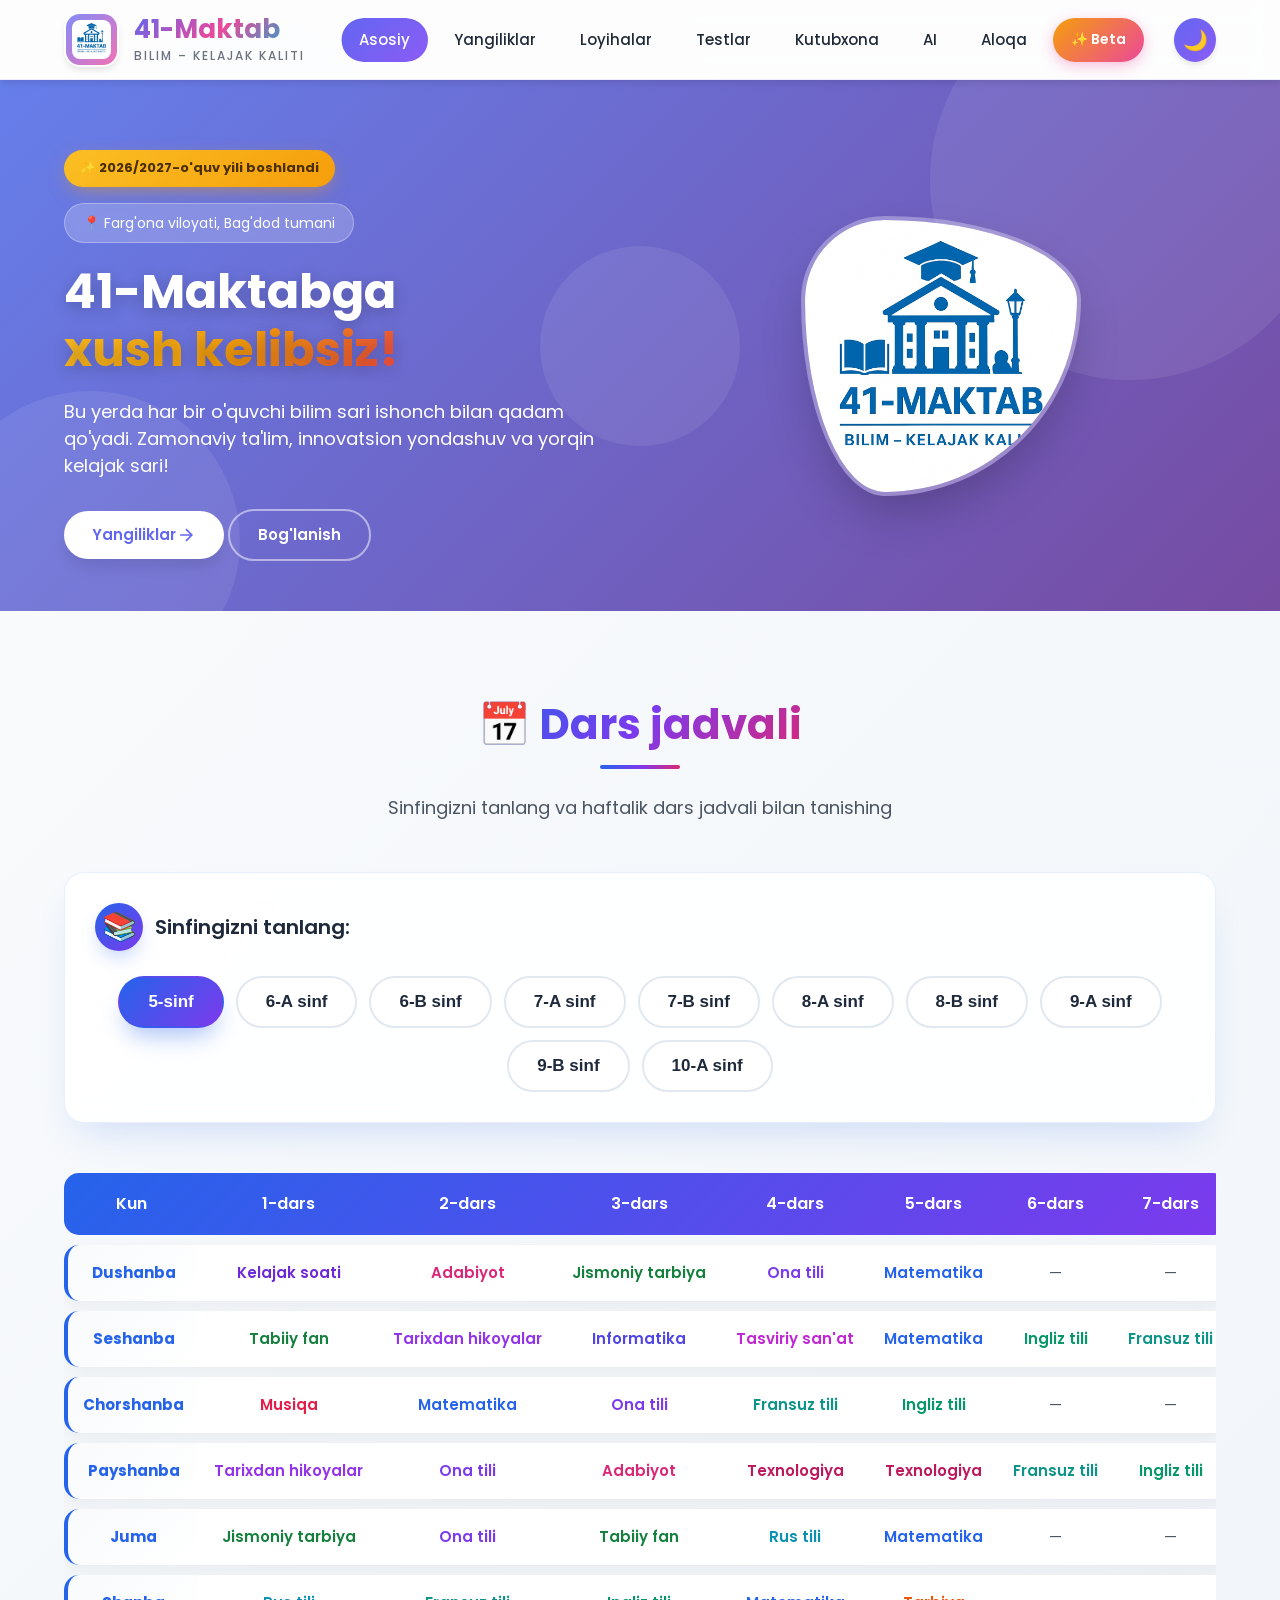
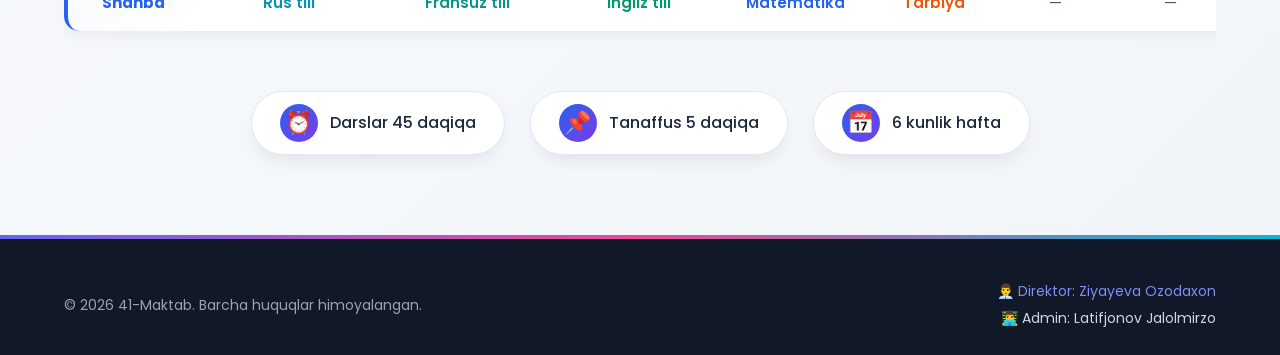
<file: index.html>
<!DOCTYPE html>
<html lang="uz">
<head>
    <meta charset="UTF-8">
    <meta name="viewport" content="width=device-width, initial-scale=1.0, viewport-fit=cover">
    <title>41-Maktab | Bosh sahifa</title>
    <meta name="description" content="41-Maktab — Farg'ona viloyati, Bag'dod tumani. Zamonaviy ta'lim, innovatsion yondashuv va yorqin kelajak sari!">
    <meta property="og:title" content="41-Maktabga xush kelibsiz!">
    <meta property="og:description" content="41-Maktab — Farg'ona viloyati, Bag'dod tumani. Zamonaviy ta'lim, innovatsion yondashuv va yorqin kelajak sari!">
    <meta property="og:image" content="https://41school.github.io/images/logo.png">
    <meta property="og:type" content="website">
    <meta property="og:url" content="https://41school.github.io/">
    <meta property="og:site_name" content="41-Maktab">
    <link rel="icon" type="image/png" sizes="32x32" href="images/favicon-32.png">
    <link rel="manifest" href="manifest.json">
    <link href="https://fonts.googleapis.com/css2?family=Poppins:wght@300;400;500;600;700;800&display=swap" rel="stylesheet">
    <link rel="stylesheet" href="css/style.css">
</head>
<body>

    <!-- ========== HEADER ========== -->
    <header class="header" id="header">
        <div class="container header-inner">
            <div class="logo">
                <img src="images/logo.png" alt="41-maktab logotipi" width="50" height="50">
                <div class="brand">
                    <h1>41-Maktab</h1>
                    <p>Bilim – kelajak kaliti</p>
                </div>
            </div>
            <nav class="nav" id="mainNav">
                <ul>
                    <li><a href="index.html" class="active">Asosiy</a></li>
                    <li><a href="yangiliklar.html">Yangiliklar</a></li>
                    <li><a href="loyihalar.html">Loyihalar</a></li>
                    <li><a href="testlar.html">Testlar</a></li>
                    <li><a href="kutubxona.html">Kutubxona</a></li>
                    <li><a href="ai.html">AI</a></li>
                    <li><a href="aloqa.html">Aloqa</a></li>
                
          <li><a href="beta/index.html" class="nav-beta-btn">✨ Beta</a></li>
        </ul>
            </nav>
            <div class="nav-tools">
                <button id="dark-mode-toggle" class="dark-btn" aria-label="Qorong'u rejim">🌙</button>
            </div>
            <button class="mobile-menu-btn" id="mobileMenuBtn" aria-label="Menyu">
                <span></span><span></span><span></span>
            </button>
        </div>
    </header>
    <div class="nav-overlay" id="navOverlay"></div>

    <!-- ========== HERO SECTION ========== -->
    <section class="hero">
        <div class="hero-bg-shapes">
            <div class="shape shape-1"></div>
            <div class="shape shape-2"></div>
            <div class="shape shape-3"></div>
        </div>
        <div class="container hero-content">
            <div class="hero-text">
                <div class="hero-year-badge">✨ 2026/2027-o'quv yili boshlandi</div>
                <br>
                <span class="hero-badge">📍 Farg'ona viloyati, Bag'dod tumani</span>
                <h1 class="hero-title">
                    41-Maktabga<br>
                    <span class="gradient-text">xush kelibsiz!</span>
                </h1>
                <p class="hero-description">
                    Bu yerda har bir o'quvchi bilim sari ishonch bilan qadam qo'yadi.
                    Zamonaviy ta'lim, innovatsion yondashuv va yorqin kelajak sari!
                </p>
                <div class="hero-buttons">
                    <a href="yangiliklar.html" class="btn btn-primary">
                        Yangiliklar
                        <svg width="20" height="20" viewBox="0 0 24 24" fill="none" stroke="currentColor" stroke-width="2"><line x1="5" y1="12" x2="19" y2="12"/><polyline points="12 5 19 12 12 19"/></svg>
                    </a>
                    <a href="aloqa.html" class="btn btn-outline">Bog'lanish</a>
                </div>
            </div>
            <div class="hero-img">
                <img src="images/logo.png" alt="41-Maktab logotipi">
            </div>
        </div>
    </section>

    <!-- ========== DARS JADVALI ========== -->
    <section class="schedule scroll-reveal" id="jadval">
        <div class="container">
            <div class="section-header">
                <h2 class="section-title"><span class="title-emoji">📅</span> Dars jadvali</h2>
                <p class="section-description">Sinfingizni tanlang va haftalik dars jadvali bilan tanishing</p>
            </div>
            <div class="class-selector">
                <div class="selector-label">
                    <span class="label-icon">📚</span>
                    <span>Sinfingizni tanlang:</span>
                </div>
                <button class="mobile-class-toggle" id="mobileClassToggle" onclick="toggleClassButtons()">
                    <span>Tanlangan: </span><span class="current-class" id="currentClass">5-sinf</span>
                </button>
                <div class="class-buttons" id="classButtons">
                    <button class="class-btn active" data-class="5" onclick="showSchedule('5')">5-sinf</button>
                    <button class="class-btn" data-class="6a" onclick="showSchedule('6a')">6-A sinf</button>
                    <button class="class-btn" data-class="6b" onclick="showSchedule('6b')">6-B sinf</button>
                    <button class="class-btn" data-class="7a" onclick="showSchedule('7a')">7-A sinf</button>
                    <button class="class-btn" data-class="7b" onclick="showSchedule('7b')">7-B sinf</button>
                    <button class="class-btn" data-class="8a" onclick="showSchedule('8a')">8-A sinf</button>
                    <button class="class-btn" data-class="8b" onclick="showSchedule('8b')">8-B sinf</button>
                    <button class="class-btn" data-class="9a" onclick="showSchedule('9a')">9-A sinf</button>
                    <button class="class-btn" data-class="9b" onclick="showSchedule('9b')">9-B sinf</button>
                    <button class="class-btn" data-class="10a" onclick="showSchedule('10a')">10-A sinf</button>
                </div>
            </div>
            <div class="schedule-container" id="schedule-container">
                <!-- Jadval JavaScript orqali yuklanadi -->
            </div>
            <div class="schedule-footer">
                <div class="info-item">
                    <span class="info-icon">⏰</span>
                    <span>Darslar 45 daqiqa</span>
                </div>
                <div class="info-item">
                    <span class="info-icon">📌</span>
                    <span>Tanaffus 5 daqiqa</span>
                </div>
                <div class="info-item">
                    <span class="info-icon">📅</span>
                    <span>6 kunlik hafta</span>
                </div>
            </div>
        </div>
    </section>

    <!-- ========== FOOTER ========== -->
    <footer class="footer">
        <div class="container footer-inner">
            <p>© 2026 41-Maktab. Barcha huquqlar himoyalangan.</p>
            <address>
                <p>👨‍💼 Direktor: Ziyayeva Ozodaxon</p>
                <p>👨‍💻 Admin: Latifjonov Jalolmirzo</p>
            </address>
        </div>
    </footer>

    <script src="js/main.js"></script>
</body>
</html>
</file>
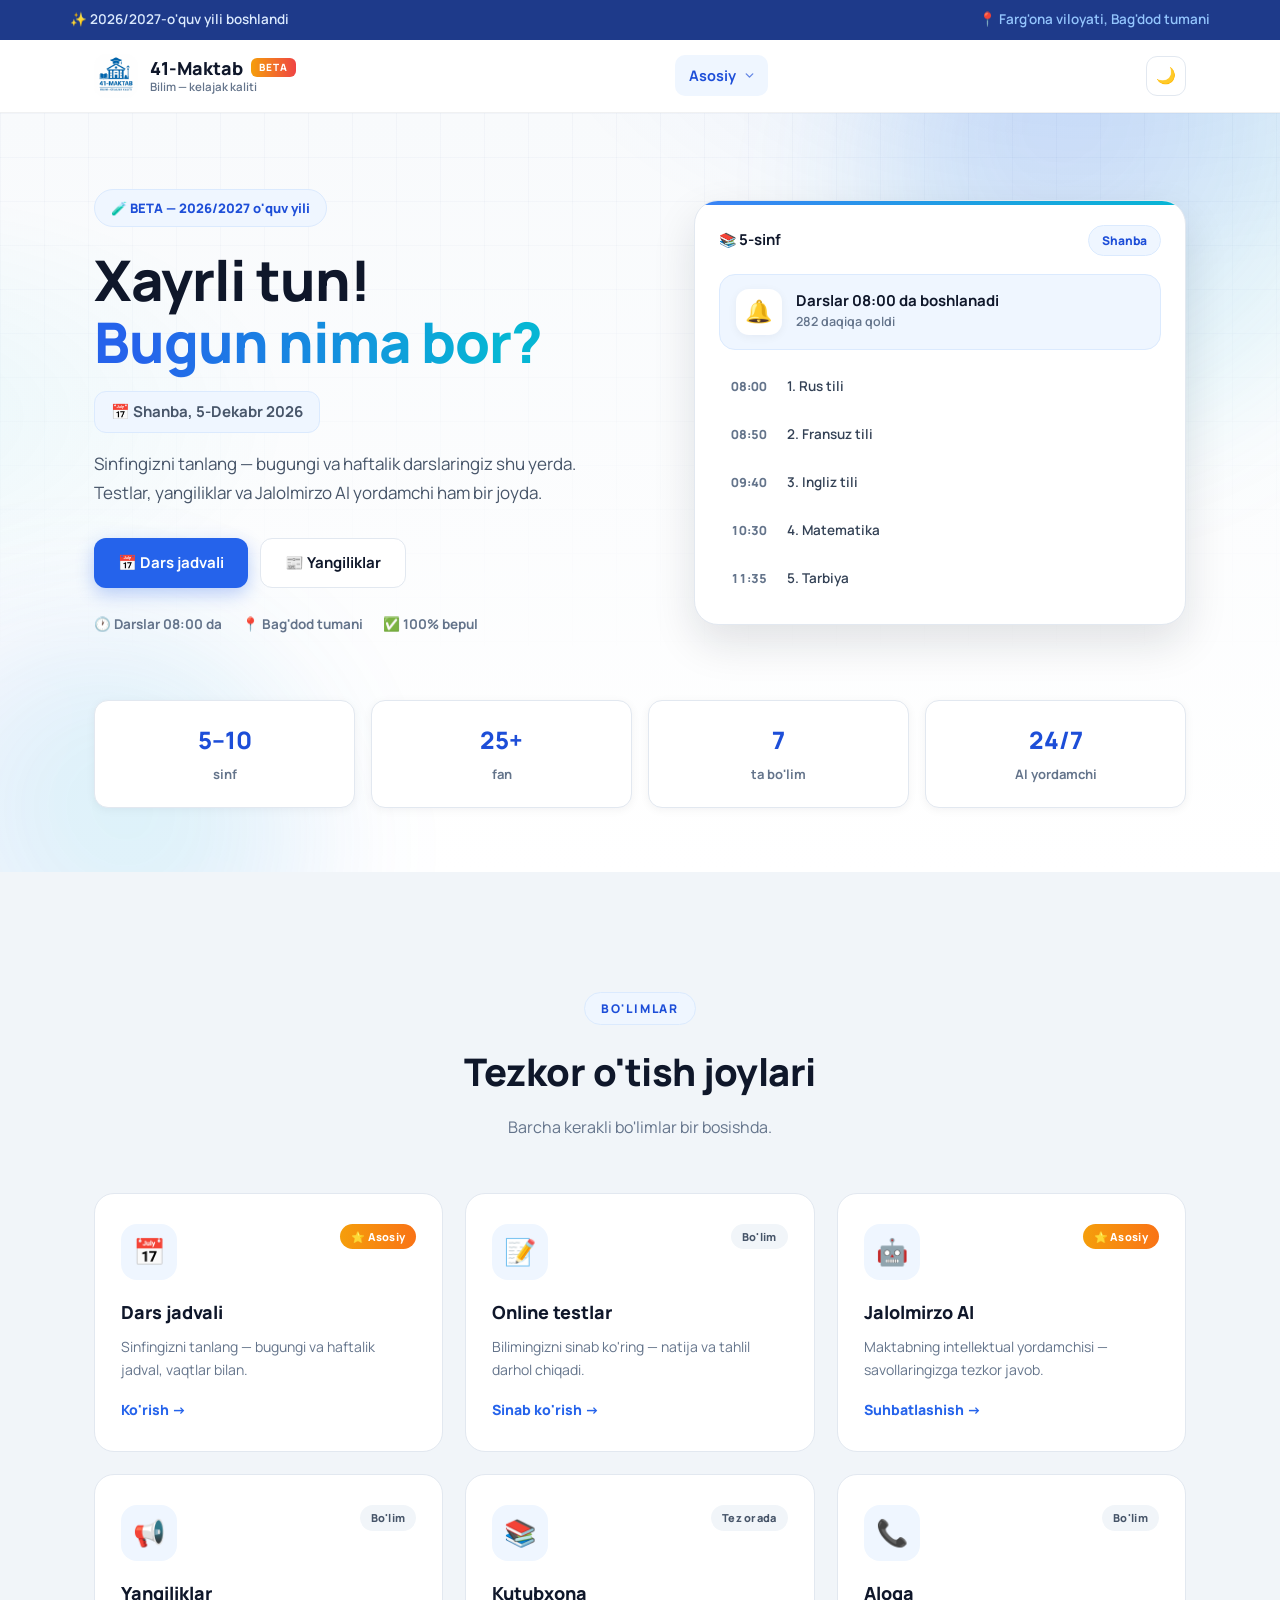
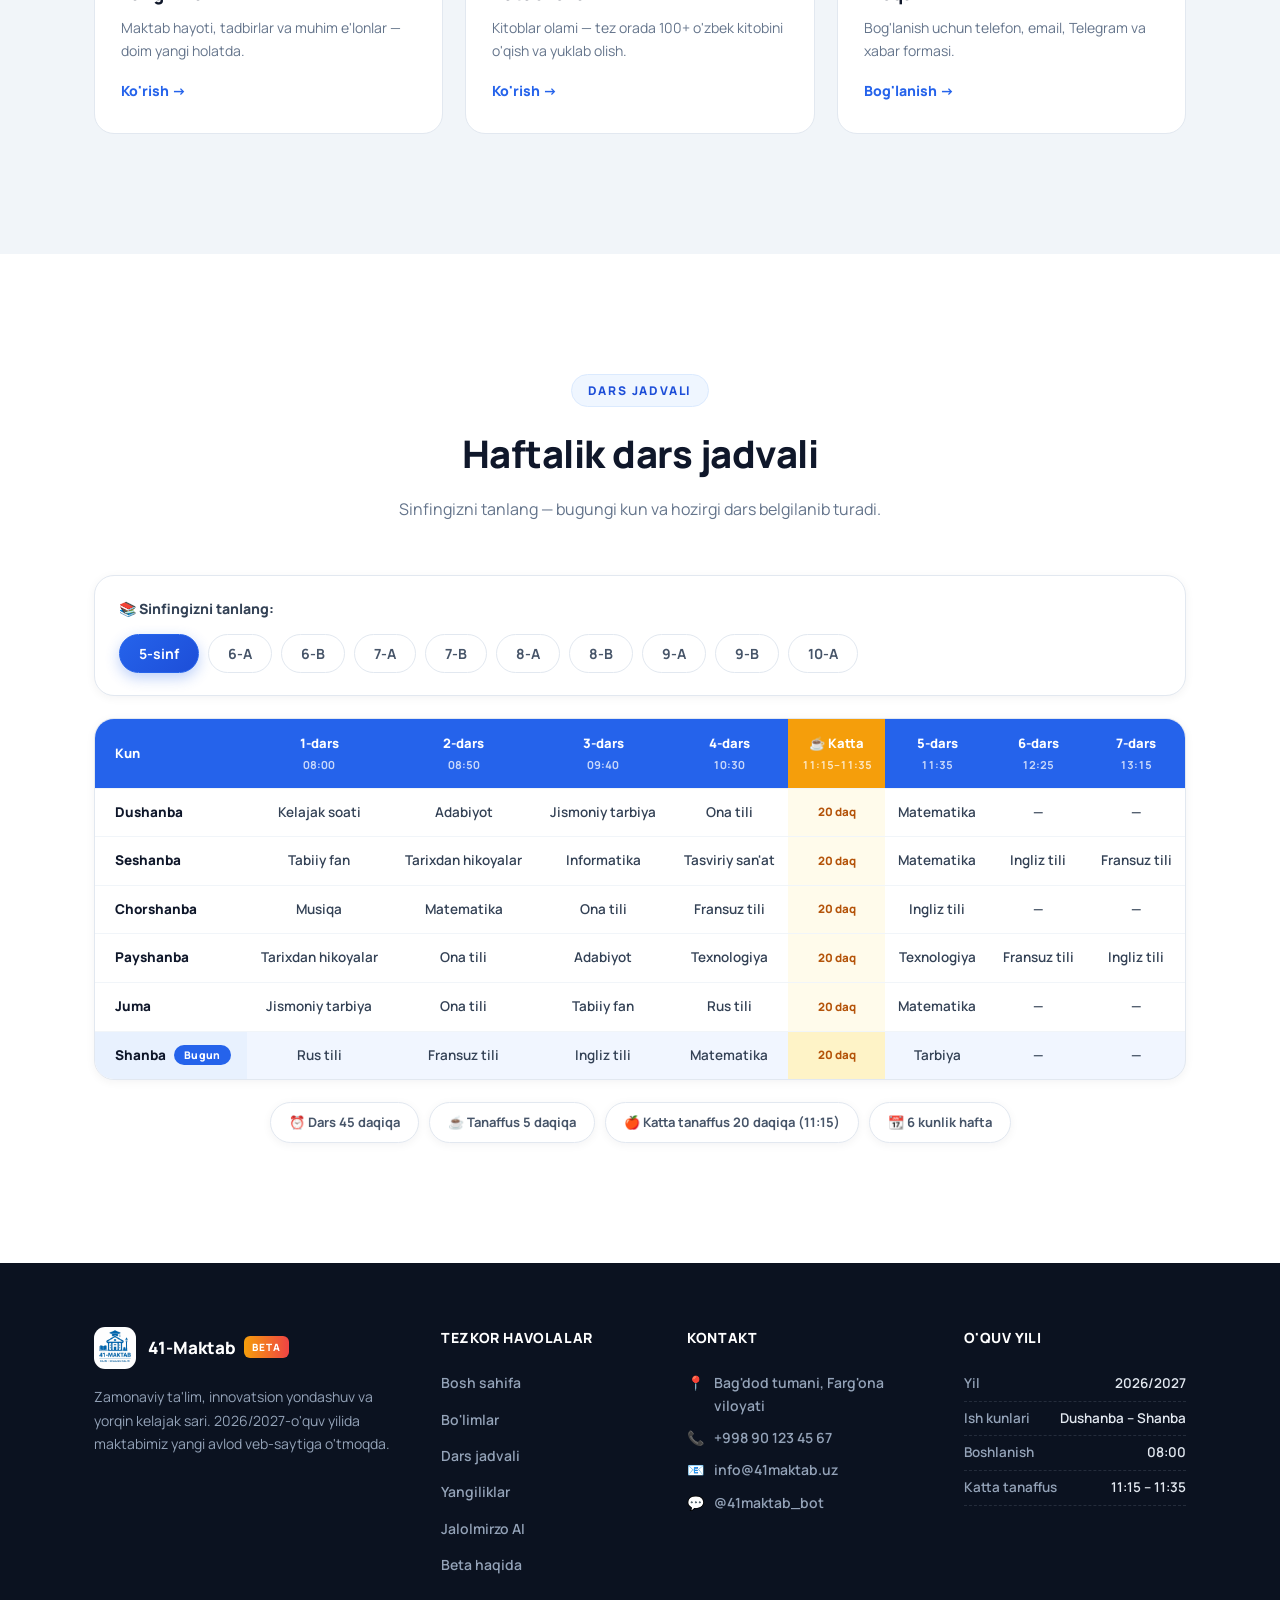
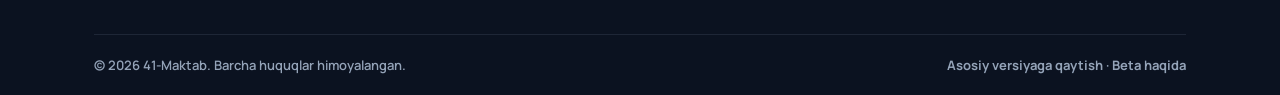
<file: beta/index.html>
<!DOCTYPE html>
<html lang="uz">
<head>
  <meta charset="UTF-8">
  <meta name="viewport" content="width=device-width, initial-scale=1.0, viewport-fit=cover">
  <title>41-Maktab 2.0 — Bosh sahifa</title>
  <link rel="icon" type="image/png" sizes="32x32" href="../images/favicon-32.png">
  <meta name="description" content="41-Maktab 2.0 — bosh sahifa. Bugungi darslar, haftalik jadval, testlar, yangiliklar va Jalolmirzo AI. 2026/2027 o'quv yili.">
  <meta property="og:title" content="41-Maktab 2.0 — Bosh sahifa">
  <meta property="og:description" content="Bugun nima bor? Dars jadvali, testlar, yangiliklar va AI — hammasi bir joyda.">
  <meta property="og:image" content="https://41school.github.io/images/logo.png">
  <meta property="og:type" content="website">
  <meta property="og:url" content="https://41school.github.io/beta/">
  <meta property="og:site_name" content="41-Maktab">
  <link rel="preconnect" href="https://fonts.googleapis.com">
  <link rel="preconnect" href="https://fonts.gstatic.com" crossorigin>
  <link href="https://fonts.googleapis.com/css2?family=Manrope:wght@400;500;600;700;800&display=swap" rel="stylesheet">
  <link rel="stylesheet" href="style.css">
</head>
<body>

  <!-- TOP BAR -->
  <div class="topbar">
    <div class="container topbar-inner">
      <span>✨ 2026/2027-o'quv yili boshlandi</span>
      <span class="loc">📍 Farg'ona viloyati, Bag'dod tumani</span>
    </div>
  </div>

  <!-- HEADER -->
  <header class="site-header" id="siteHeader">
    <div class="container header-inner">
      <a href="index.html" class="brand">
        <img src="../images/logo.png" alt="41-Maktab logotipi">
        <div class="brand-text">
          <span class="brand-name">41-Maktab <span class="beta-chip">BETA</span></span>
          <span class="brand-tag">Bilim — kelajak kaliti</span>
        </div>
      </a>
      <nav class="main-nav" id="mainNav">
        <ul>
          <li class="nav-dropdown">
            <a href="index.html" class="active nav-drop-btn">Asosiy
              <svg class="chev" width="13" height="13" viewBox="0 0 24 24" fill="none" stroke="currentColor" stroke-width="2.6" stroke-linecap="round" stroke-linejoin="round" aria-hidden="true"><polyline points="6 9 12 15 18 9"></polyline></svg>
            </a>
            <div class="nav-dropdown-menu">
              <a href="index.html"><span class="dd-ico">🏠</span>Asosiy</a>
              <a href="yangiliklar.html"><span class="dd-ico">📰</span>Yangiliklar</a>
              <a href="ai.html"><span class="dd-ico">🤖</span>Jalolmirzo AI</a>
            </div>
          </li>
        </ul>
      </nav>
      <div class="header-actions">
        <button class="nav-toggle" id="navToggle" aria-label="Menyu">
          <span></span><span></span><span></span>
        </button>
        <button class="icon-btn" id="darkToggle" aria-label="Tungi rejim">🌙</button>
      </div>
    </div>
  </header>
  <div class="nav-backdrop" id="navBackdrop"></div>

  <!-- HERO: BUGUN -->
  <section class="hero" id="bugun">
    <div class="hero-blobs" aria-hidden="true"></div>
    <div class="container">
      <div class="hero-grid hero-grid-new">
        <div class="hero-content">
          <span class="hero-eyebrow">🧪 BETA — 2026/2027 o'quv yili</span>
          <h1><span id="greet">Xayrli kun!</span><br><span class="grad">Bugun nima bor?</span></h1>
          <p class="hero-date" id="dateLine">📅 —</p>
          <p class="hero-sub">
            Sinfingizni tanlang — bugungi va haftalik darslaringiz shu yerda.
            Testlar, yangiliklar va Jalolmirzo AI yordamchi ham bir joyda.
          </p>
          <div class="hero-actions">
            <a href="#jadval" class="btn btn-primary">📅 Dars jadvali</a>
            <a href="yangiliklar.html" class="btn btn-ghost">📰 Yangiliklar</a>
          </div>
          <div class="hero-trust">
            <span>🕐 Darslar 08:00 da</span>
            <span>📍 Bag'dod tumani</span>
            <span>✅ 100% bepul</span>
          </div>
        </div>
        <div class="hero-visual">
          <div class="live-panel" id="livePanel" aria-live="polite">
            <div class="lp-skeleton">Yuklanmoqda…</div>
          </div>
        </div>
      </div>

      <div class="stats">
        <div class="stat"><b>5–10</b><span>sinf</span></div>
        <div class="stat"><b>25+</b><span>fan</span></div>
        <div class="stat"><b>7</b><span>ta bo'lim</span></div>
        <div class="stat"><b>24/7</b><span>AI yordamchi</span></div>
      </div>
    </div>
  </section>

  <!-- BO'LIMLAR -->
  <section class="section soft" id="bolimlar">
    <div class="container">
      <div class="section-head reveal">
        <span class="eyebrow">Bo'limlar</span>
        <h2>Tezkor o'tish joylari</h2>
        <p>Barcha kerakli bo'limlar bir bosishda.</p>
      </div>
      <div class="modules-grid">
        <a href="#jadval" class="module-card reveal">
          <div class="module-top">
            <div class="module-icon">📅</div>
            <span class="module-badge badge-new">⭐ Asosiy</span>
          </div>
          <h3>Dars jadvali</h3>
          <p>Sinfingizni tanlang — bugungi va haftalik jadval, vaqtlar bilan.</p>
          <span class="module-link">Ko'rish →</span>
        </a>
        <a href="../testlar.html" class="module-card reveal">
          <div class="module-top">
            <div class="module-icon">📝</div>
            <span class="module-badge badge-soon">Bo'lim</span>
          </div>
          <h3>Online testlar</h3>
          <p>Bilimingizni sinab ko'ring — natija va tahlil darhol chiqadi.</p>
          <span class="module-link">Sinab ko'rish →</span>
        </a>
        <a href="ai.html" class="module-card reveal">
          <div class="module-top">
            <div class="module-icon">🤖</div>
            <span class="module-badge badge-new">⭐ Asosiy</span>
          </div>
          <h3>Jalolmirzo AI</h3>
          <p>Maktabning intellektual yordamchisi — savollaringizga tezkor javob.</p>
          <span class="module-link">Suhbatlashish →</span>
        </a>
        <a href="yangiliklar.html" class="module-card reveal">
          <div class="module-top">
            <div class="module-icon">📢</div>
            <span class="module-badge badge-soon">Bo'lim</span>
          </div>
          <h3>Yangiliklar</h3>
          <p>Maktab hayoti, tadbirlar va muhim e'lonlar — doim yangi holatda.</p>
          <span class="module-link">Ko'rish →</span>
        </a>
        <a href="../kutubxona.html" class="module-card reveal">
          <div class="module-top">
            <div class="module-icon">📚</div>
            <span class="module-badge badge-soon">Tez orada</span>
          </div>
          <h3>Kutubxona</h3>
          <p>Kitoblar olami — tez orada 100+ o'zbek kitobini o'qish va yuklab olish.</p>
          <span class="module-link">Ko'rish →</span>
        </a>
        <a href="../aloqa.html" class="module-card reveal">
          <div class="module-top">
            <div class="module-icon">📞</div>
            <span class="module-badge badge-soon">Bo'lim</span>
          </div>
          <h3>Aloqa</h3>
          <p>Bog'lanish uchun telefon, email, Telegram va xabar formasi.</p>
          <span class="module-link">Bog'lanish →</span>
        </a>
      </div>
    </div>
  </section>

  <!-- DARS JADVALI -->
  <section class="section" id="jadval">
    <div class="container">
      <div class="section-head reveal">
        <span class="eyebrow">Dars jadvali</span>
        <h2>Haftalik dars jadvali</h2>
        <p>Sinfingizni tanlang — bugungi kun va hozirgi dars belgilanib turadi.</p>
      </div>

      <div class="class-selector reveal">
        <span class="cs-label">📚 Sinfingizni tanlang:</span>
        <div class="class-pills" id="classPills">
          <button class="class-pill active" data-class="5">5-sinf</button>
          <button class="class-pill" data-class="6a">6-A</button>
          <button class="class-pill" data-class="6b">6-B</button>
          <button class="class-pill" data-class="7a">7-A</button>
          <button class="class-pill" data-class="7b">7-B</button>
          <button class="class-pill" data-class="8a">8-A</button>
          <button class="class-pill" data-class="8b">8-B</button>
          <button class="class-pill" data-class="9a">9-A</button>
          <button class="class-pill" data-class="9b">9-B</button>
          <button class="class-pill" data-class="10a">10-A</button>
        </div>
      </div>

      <!-- Mobil ko'rinish tugmalari -->
      <div class="view-tabs" role="tablist">
        <button class="view-tab active" data-view="today">📅 Bugun</button>
        <button class="view-tab" data-view="table">🗓️ Hafta</button>
      </div>

      <div class="today-view reveal" id="todayView"></div>
      <div class="table-wrap reveal" id="tableWrap">
        <div class="table-scroll" id="schedTable"></div>
      </div>

      <div class="sched-info reveal">
        <span class="info-chip">⏰ Dars 45 daqiqa</span>
        <span class="info-chip">☕ Tanaffus 5 daqiqa</span>
        <span class="info-chip">🍎 Katta tanaffus 20 daqiqa (11:15)</span>
        <span class="info-chip">📆 6 kunlik hafta</span>
      </div>
    </div>
  </section>



  <!-- FOOTER -->
  <footer class="footer">
    <div class="container">
      <div class="footer-grid">
        <div>
          <div class="f-brand">
            <img src="../images/logo.png" alt="41-Maktab">
            <b>41-Maktab <span class="beta-chip">BETA</span></b>
          </div>
          <p class="footer-about">
            Zamonaviy ta'lim, innovatsion yondashuv va yorqin kelajak sari.
            2026/2027-o'quv yilida maktabimiz yangi avlod veb-saytiga o'tmoqda.
          </p>
        </div>
        <div>
          <h4>Tezkor havolalar</h4>
          <div class="footer-links">
            <a href="index.html">Bosh sahifa</a>
            <a href="#bolimlar">Bo'limlar</a>
            <a href="#jadval">Dars jadvali</a>
            <a href="yangiliklar.html">Yangiliklar</a>
            <a href="ai.html">Jalolmirzo AI</a>
            <a href="info.html">Beta haqida</a>
          </div>
        </div>
        <div>
          <h4>Kontakt</h4>
          <ul class="footer-contact">
            <li>📍 <span>Bag'dod tumani, Farg'ona viloyati</span></li>
            <li>📞 <a href="tel:+998901234567">+998 90 123 45 67</a></li>
            <li>📧 <a href="mailto:info@41maktab.uz">info@41maktab.uz</a></li>
            <li>💬 <a href="https://t.me/maktabJalolmirzo_bot" target="_blank" rel="noopener noreferrer">@41maktab_bot</a></li>
          </ul>
        </div>
        <div>
          <h4>O'quv yili</h4>
          <ul class="f-meta">
            <li><span>Yil</span><span>2026/2027</span></li>
            <li><span>Ish kunlari</span><span>Dushanba – Shanba</span></li>
            <li><span>Boshlanish</span><span>08:00</span></li>
            <li><span>Katta tanaffus</span><span>11:15 – 11:35</span></li>
          </ul>
        </div>
      </div>
      <div class="footer-bottom">
        <span>© 2026 41-Maktab. Barcha huquqlar himoyalangan.</span>
        <span><a href="../index.html">Asosiy versiyaga qaytish</a> · <a href="info.html">Beta haqida</a></span>
      </div>
    </div>
  </footer>

  <script src="js/beta.js"></script>
</body>
</html>
</file>
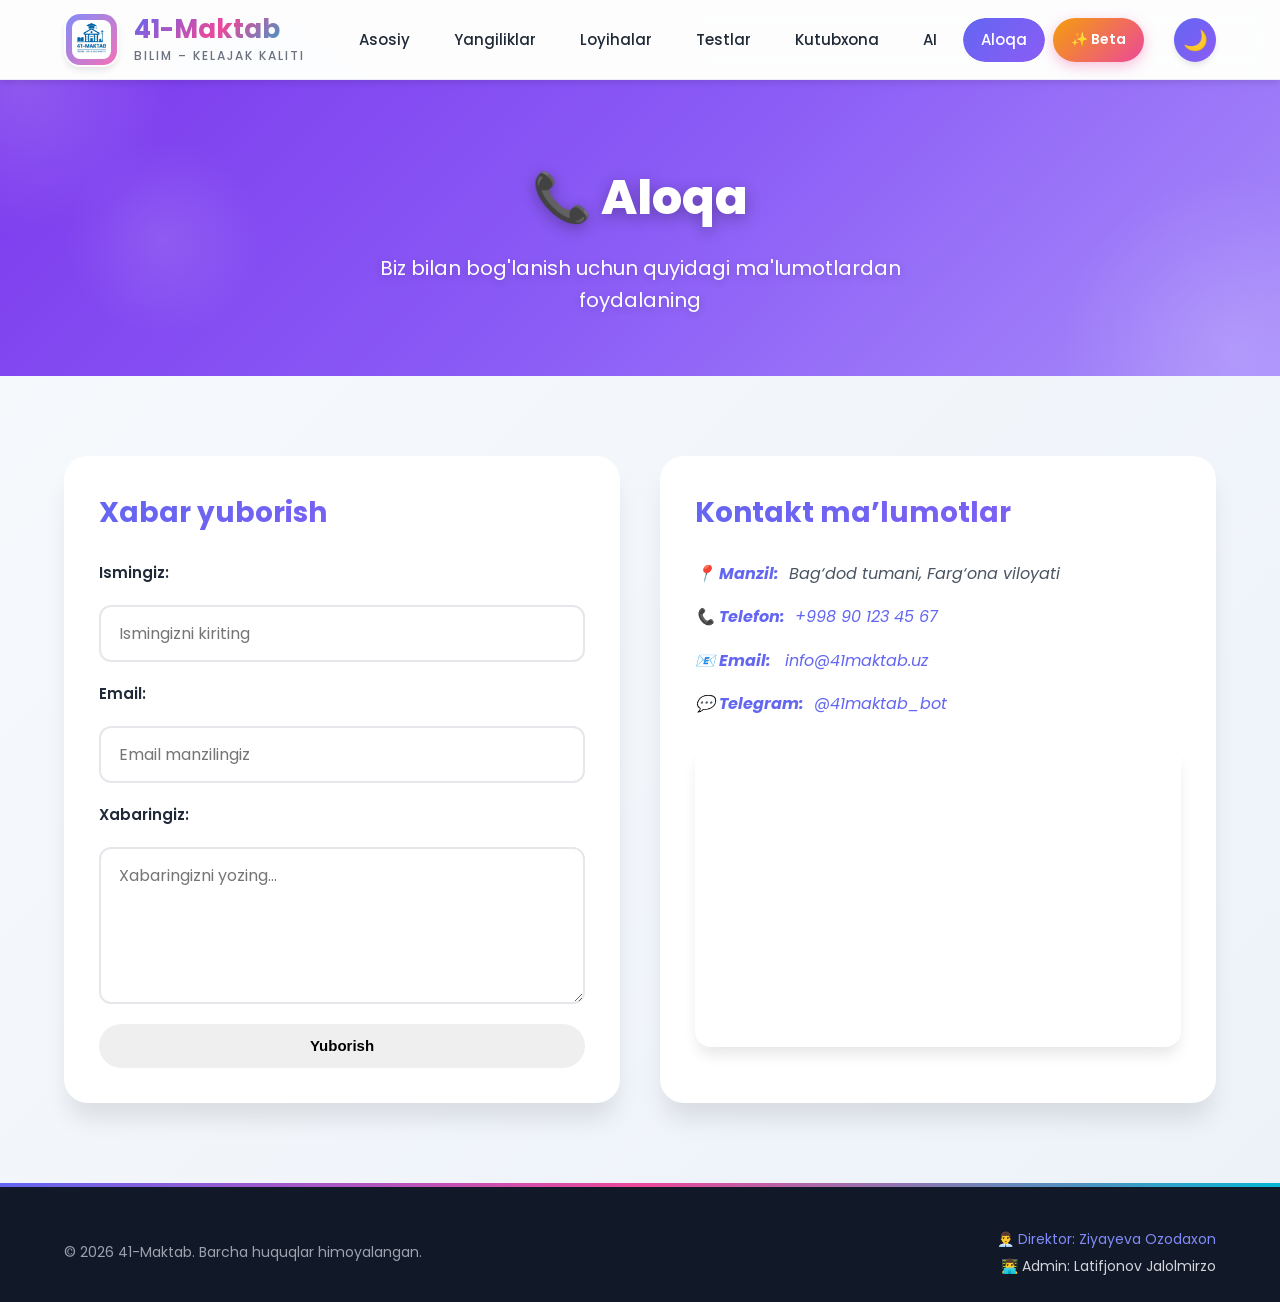
<file: aloqa.html>
<!DOCTYPE html>
<html lang="uz">
<head>
  <meta charset="UTF-8">
  <meta name="viewport" content="width=device-width, initial-scale=1.0">
  <title>Aloqa | 41-Maktab</title>
    <meta name="description" content="41-Maktab bilan bog'lanish: telefon, email, Telegram va xabar yuborish formasi">
    <meta property="og:title" content="Aloqa | 41-Maktab">
    <meta property="og:description" content="41-Maktab bilan bog'lanish: telefon, email, Telegram va xabar yuborish formasi">
    <meta property="og:image" content="https://41school.github.io/images/logo.png">
    <meta property="og:type" content="website">
    <meta property="og:url" content="https://41school.github.io/aloqa.html">
    <meta property="og:site_name" content="41-Maktab">
  <link rel="stylesheet" href="css/style.css">
  <link rel="icon" type="image/png" sizes="32x32" href="images/favicon-32.png">
      <link href="https://fonts.googleapis.com/css2?family=Poppins:wght@300;400;500;600;700&display=swap" rel="stylesheet">
</head>
<body>

  <!-- HEADER -->
  <header class="header" id="header">
    <div class="container header-inner">
      <div class="logo">
        <img src="images/logo.png" alt="41-maktab logotipi" width="50" height="50">
        <div class="brand">
          <h1>41-Maktab</h1>
          <p>Bilim – kelajak kaliti</p>
        </div>
      </div>
      <nav class="nav" id="mainNav">
        <ul>
          <li><a href="index.html">Asosiy</a></li>
          <li><a href="yangiliklar.html">Yangiliklar</a></li>
          <li><a href="loyihalar.html">Loyihalar</a></li>
          <li><a href="testlar.html">Testlar</a></li>
          <li><a href="kutubxona.html">Kutubxona</a></li>
          <li><a href="ai.html">AI</a></li>
          <li><a href="aloqa.html" class="active" aria-current="page">Aloqa</a></li>
        
          <li><a href="beta/index.html" class="nav-beta-btn">✨ Beta</a></li>
        </ul>
      </nav>
      <div class="nav-tools">
        <button id="dark-mode-toggle" class="dark-btn" aria-label="Qorong'u rejim">🌙</button>
      </div>
      <button class="mobile-menu-btn" id="mobileMenuBtn" aria-label="Menyu">
        <span></span><span></span><span></span>
      </button>
    </div>
  </header>
  <div class="nav-overlay" id="navOverlay"></div>

<!-- PAGE TITLE -->
<section class="page-title contact-title">
  <div class="container">
    <h1>📞 Aloqa</h1>
    <p>Biz bilan bog'lanish uchun quyidagi ma'lumotlardan foydalaning</p>
  </div>
  <div class="floating-element"></div>
</section>

    <!-- CONTACT SECTION -->
    <section class="contact">
      <div class="container contact-grid">

        <!-- FORM -->
        <div class="contact-form">
          <h2>Xabar yuborish</h2>
          <form action="https://contact-form.jalolmirzo44.workers.dev/" method="POST">
            <label for="name">Ismingiz:</label>
            <input type="text" id="name" name="name" placeholder="Ismingizni kiriting" required autocomplete="name">

            <label for="email">Email:</label>
            <input type="email" id="email" name="email" placeholder="Email manzilingiz" required autocomplete="email">

            <label for="message">Xabaringiz:</label>
            <textarea id="message" name="message" rows="5" placeholder="Xabaringizni yozing..." required></textarea>

            <button type="submit" class="btn">Yuborish</button>
          </form>
        </div>

        <!-- CONTACT INFO -->
        <div class="contact-info">
          <h2>Kontakt ma’lumotlar</h2>
          <address>
            <ul>
              <li><strong>📍 Manzil:</strong> Bag‘dod tumani, Farg‘ona viloyati</li>
              <li><strong>📞 Telefon:</strong> <a href="tel:+998901234567">+998 90 123 45 67</a></li>
              <li><strong>📧 Email:</strong> <a href="mailto:info@41maktab.uz">info@41maktab.uz</a></li>
              <li><strong>💬 Telegram:</strong> <a href="https://t.me/maktabJalolmirzo_bot" target="_blank" rel="noopener noreferrer">@41maktab_bot</a></li>
            </ul>
          </address>

          <div class="map">
            <iframe
              src="https://www.google.com/maps/embed?pb=!1m18!1m12!1m3!1d2413.5379468170795!2d71.16689857494292!3d40.50378335033805!2m3!1f0!2f0!3f0!3m2!1i1024!2i768!4f13.1!3m3!1m2!1s0x38bafdaee371d387%3A0x98c04a9ccbc2e10f!2zNDEt0LzQsNC60YLQsNCx!5e1!3m2!1sru!2s!4v1773357426934!5m2!1sru!2s"
              width="600" 
              height="450" 
              style="border:0; border-radius: 8px; width: 100%;" 
              allowfullscreen="" 
              loading="lazy" 
              referrerpolicy="no-referrer-when-downgrade"
              title="41-maktab joylashuvi">
            </iframe>
          </div>
        </div>

      </div>
    </section>

  <!-- FOOTER -->
  <footer class="footer">
    <div class="container footer-inner">
      <p>© 2026 41-Maktab. Barcha huquqlar himoyalangan.</p>
      <address>
        <p>👨‍💼 Direktor: Ziyayeva Ozodaxon</p>
        <p>👨‍💻 Admin: Latifjonov Jalolmirzo</p>
      </address>
    </div>
  </footer>

  <script src="js/main.js"></script>
</body>
</html>
</file>
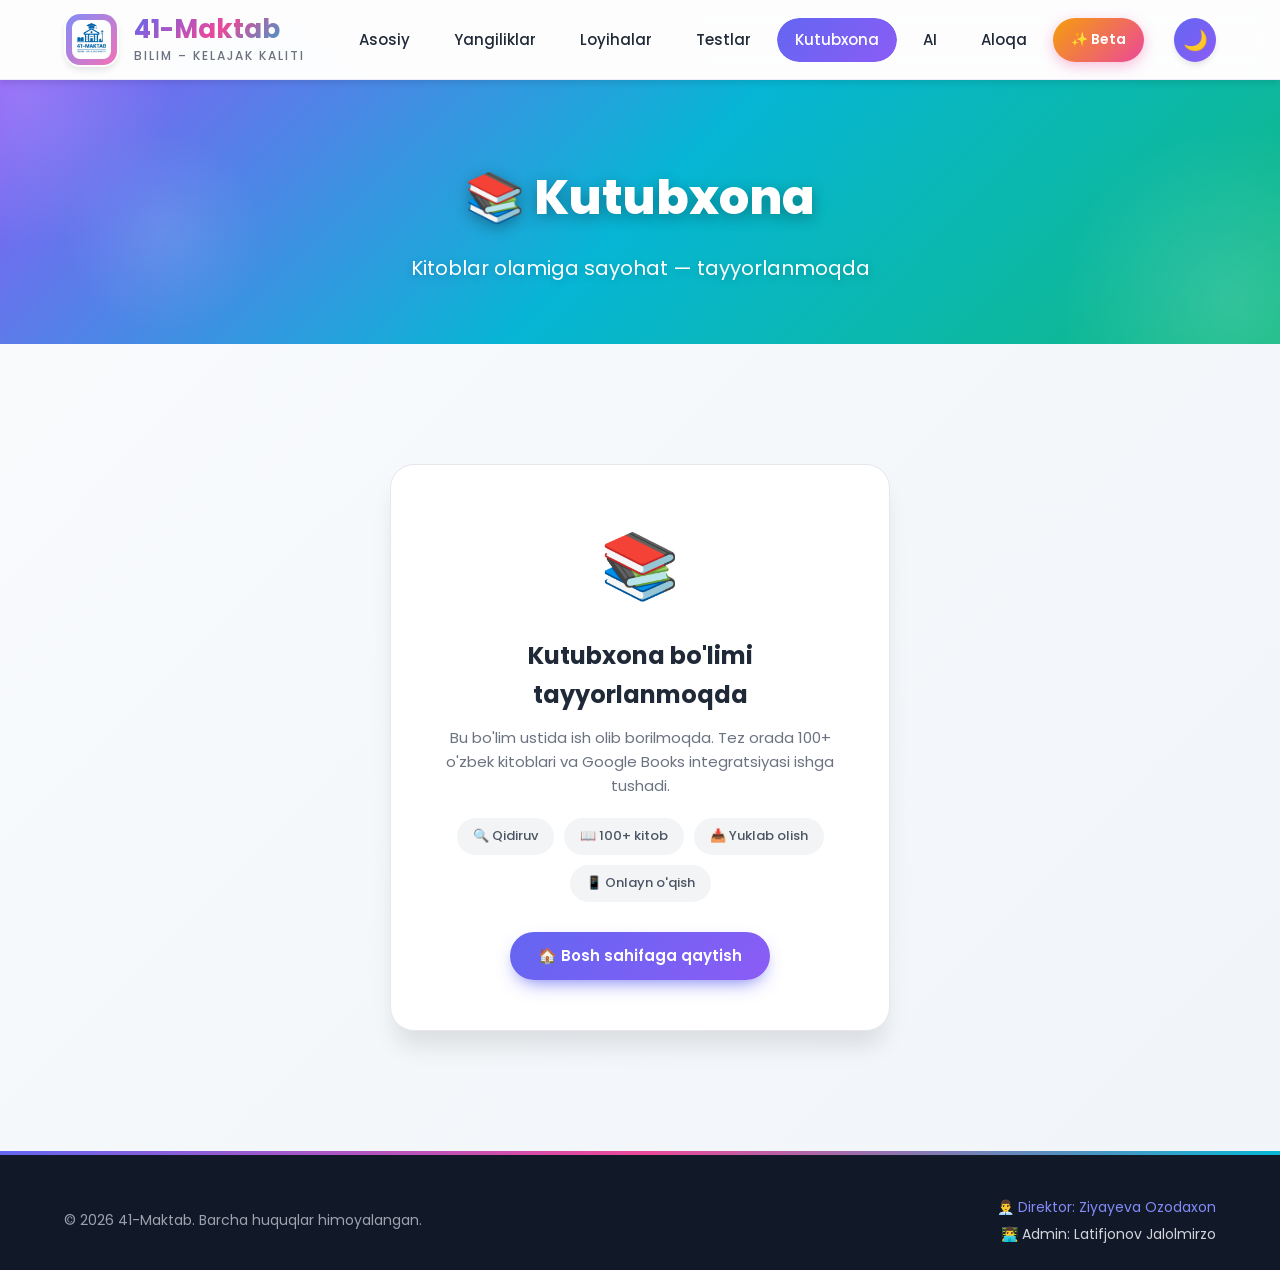
<file: kutubxona.html>
<!DOCTYPE html>
<html lang="uz">
<head>
  <meta charset="UTF-8">
  <meta name="viewport" content="width=device-width, initial-scale=1.0">
  <title>Kutubxona | 41-Maktab</title>
    <meta name="description" content="41-Maktab kutubxonasi — kitoblar olamiga sayohat (tayyorlanmoqda)">
    <meta property="og:title" content="Kutubxona | 41-Maktab">
    <meta property="og:description" content="41-Maktab kutubxonasi — kitoblar olamiga sayohat (tayyorlanmoqda)">
    <meta property="og:image" content="https://41school.github.io/images/logo.png">
    <meta property="og:type" content="website">
    <meta property="og:url" content="https://41school.github.io/kutubxona.html">
    <meta property="og:site_name" content="41-Maktab">
  <link rel="stylesheet" href="css/style.css">
  <link rel="icon" type="image/png" sizes="32x32" href="images/favicon-32.png">
  <link href="https://fonts.googleapis.com/css2?family=Poppins:wght@300;400;500;600;700;800&display=swap" rel="stylesheet">
  <style>
    .library-section { padding: 60px 0; background: linear-gradient(135deg, #f8fafc 0%, #f1f5f9 100%); min-height: 60vh; }
    body.dark .library-section { background: linear-gradient(135deg, #0f172a, #1e293b); }
  </style>
</head>
<body>
  <header class="header" id="header">
    <div class="container header-inner">
      <div class="logo"><img src="images/logo.png" alt="41-maktab logotipi" width="50" height="50"><div class="brand"><h1>41-Maktab</h1><p>Bilim – kelajak kaliti</p></div></div>
      <nav class="nav" id="mainNav"><ul><li><a href="index.html">Asosiy</a></li><li><a href="yangiliklar.html">Yangiliklar</a></li><li><a href="loyihalar.html">Loyihalar</a></li><li><a href="testlar.html">Testlar</a></li><li><a href="kutubxona.html" class="active">Kutubxona</a></li><li><a href="ai.html">AI</a></li><li><a href="aloqa.html">Aloqa</a></li>
          <li><a href="beta/index.html" class="nav-beta-btn">✨ Beta</a></li>
        </ul></nav>
      <div class="nav-tools"><button id="dark-mode-toggle" class="dark-btn">🌙</button></div>
      <button class="mobile-menu-btn" id="mobileMenuBtn" aria-label="Menyu"><span></span><span></span><span></span></button>
    </div>
  </header>
  <div class="nav-overlay" id="navOverlay"></div>
  <main>
    <section class="page-title library-title">
      <div class="container">
        <h1>📚 Kutubxona</h1>
        <p>Kitoblar olamiga sayohat — tayyorlanmoqda</p>
      </div>
      <div class="floating-element"></div>
    </section>
    <section class="library-section">
      <div class="container">
        <div class="coming-soon-card">
          <div class="coming-soon-icon">📚</div>
          <h2>Kutubxona bo'limi tayyorlanmoqda</h2>
          <p>Bu bo'lim ustida ish olib borilmoqda. Tez orada 100+ o'zbek kitoblari va Google Books integratsiyasi ishga tushadi.</p>
          <div class="coming-soon-features">
            <span>🔍 Qidiruv</span>
            <span>📖 100+ kitob</span>
            <span>📥 Yuklab olish</span>
            <span>📱 Onlayn o'qish</span>
          </div>
          <a href="index.html" class="btn btn-primary" style="margin-top: 20px;">🏠 Bosh sahifaga qaytish</a>
        </div>
      </div>
    </section>
  </main>
  <footer class="footer"><div class="container footer-inner"><p>© 2026 41-Maktab. Barcha huquqlar himoyalangan.</p><address><p>👨‍💼 Direktor: Ziyayeva Ozodaxon</p><p>👨‍💻 Admin: Latifjonov Jalolmirzo</p></address></div></footer>
  <script src="js/main.js"></script>
  <!-- Kutubxona funksiyalari — keyinroq qo'shiladi -->
</body>
</html>
</file>
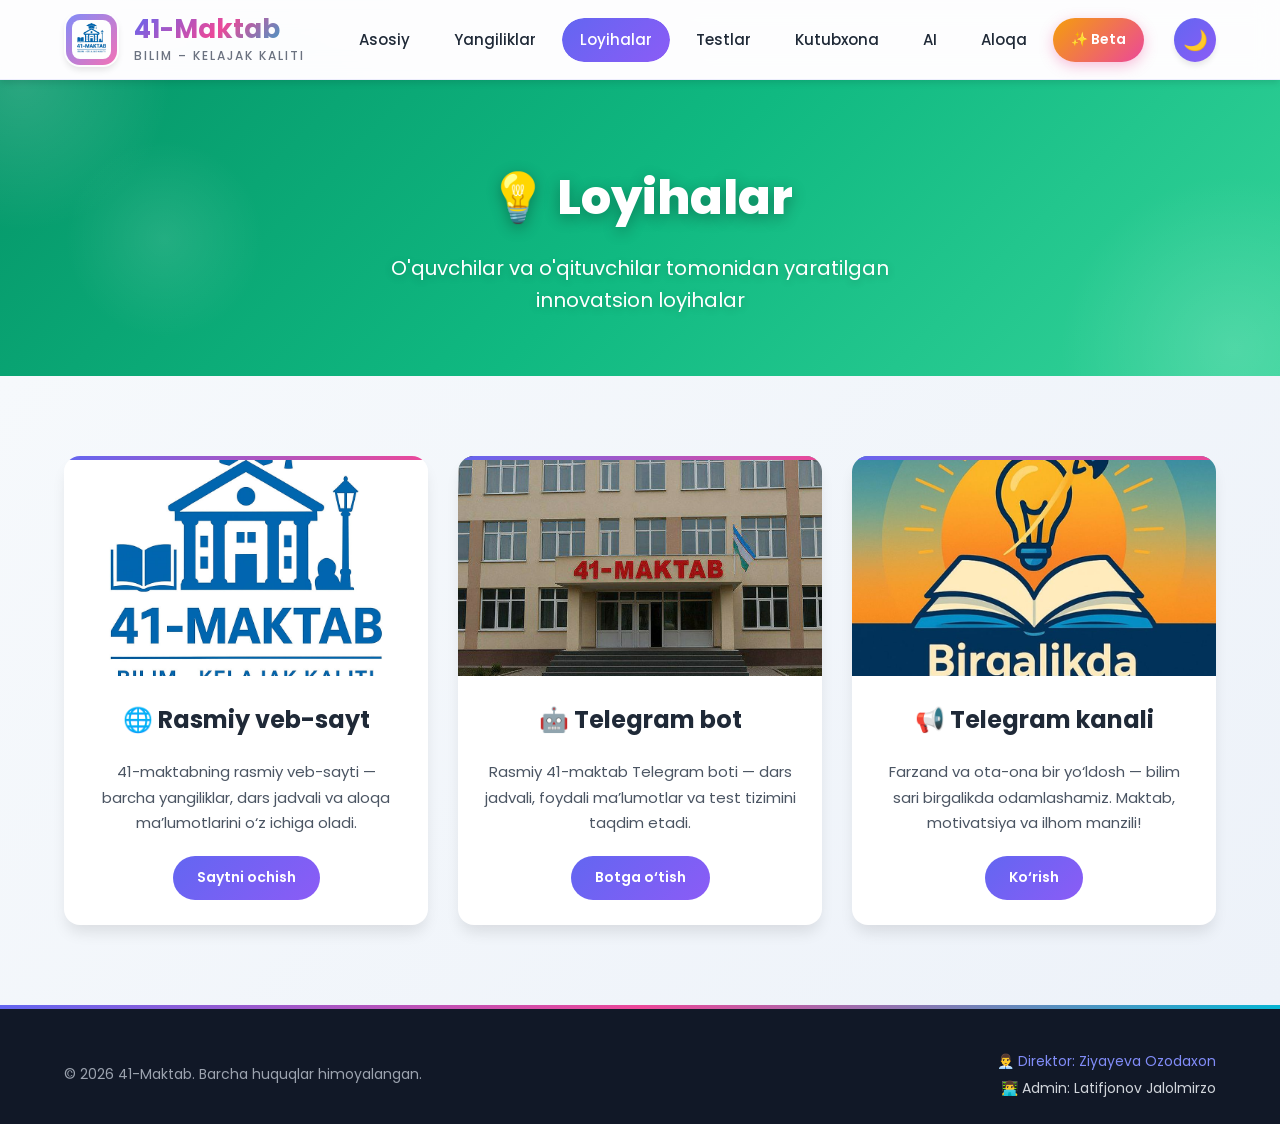
<file: loyihalar.html>
<!DOCTYPE html>
<html lang="uz">
<head>
  <meta charset="UTF-8">
  <meta name="viewport" content="width=device-width, initial-scale=1.0">
  <title>Loyihalar | 41-Maktab</title>
    <meta name="description" content="O'quvchilar va o'qituvchilar tomonidan yaratilgan innovatsion loyihalar">
    <meta property="og:title" content="Loyihalar | 41-Maktab">
    <meta property="og:description" content="O'quvchilar va o'qituvchilar tomonidan yaratilgan innovatsion loyihalar">
    <meta property="og:image" content="https://41school.github.io/images/logo.png">
    <meta property="og:type" content="website">
    <meta property="og:url" content="https://41school.github.io/loyihalar.html">
    <meta property="og:site_name" content="41-Maktab">
  <link rel="stylesheet" href="css/style.css">
  <link rel="icon" type="image/png" sizes="32x32" href="images/favicon-32.png">
  <link href="https://fonts.googleapis.com/css2?family=Poppins:wght@300;400;500;600;700&display=swap" rel="stylesheet">
</head>
<body>

  <!-- HEADER -->
  <header class="header" id="header">
    <div class="container header-inner">
      <div class="logo">
        <img src="images/logo.png" alt="41-maktab logotipi" width="50" height="50">
        <div class="brand">
          <h1>41-Maktab</h1>
          <p>Bilim – kelajak kaliti</p>
        </div>
      </div>
      <nav class="nav" id="mainNav">
        <ul>
          <li><a href="index.html">Asosiy</a></li>
          <li><a href="yangiliklar.html">Yangiliklar</a></li>
          <li><a href="loyihalar.html" class="active" aria-current="page">Loyihalar</a></li>
          <li><a href="testlar.html">Testlar</a></li>
          <li><a href="kutubxona.html">Kutubxona</a></li>
          <li><a href="ai.html">AI</a></li>
          <li><a href="aloqa.html">Aloqa</a></li>
        
          <li><a href="beta/index.html" class="nav-beta-btn">✨ Beta</a></li>
        </ul>
      </nav>
      <div class="nav-tools">
        <button id="dark-mode-toggle" class="dark-btn" aria-label="Qorong'u rejim">🌙</button>
      </div>
      <button class="mobile-menu-btn" id="mobileMenuBtn" aria-label="Menyu">
        <span></span><span></span><span></span>
      </button>
    </div>
  </header>
  <div class="nav-overlay" id="navOverlay"></div>

<!-- PAGE TITLE -->
<section class="page-title projects-title">
  <div class="container">
    <h1>💡 Loyihalar</h1>
    <p>O'quvchilar va o'qituvchilar tomonidan yaratilgan innovatsion loyihalar</p>
  </div>
  <div class="floating-element"></div>
</section>

    <!-- PROJECTS SECTION -->
    <section class="projects">
      <div class="container projects-grid">

        <!-- Project 1: Rasmiy veb-sayt -->
        <div class="project-card">
          <img src="images/website.jpg" alt="Rasmiy veb-sayt loyihasi" width="300" height="200" loading="lazy">
          <div class="project-body">
            <h3>🌐 Rasmiy veb-sayt</h3>
            <p>41-maktabning rasmiy veb-sayti — barcha yangiliklar, dars jadvali va aloqa ma’lumotlarini o‘z ichiga oladi.</p>
            <a href="index.html" class="btn">Saytni ochish</a>
          </div>
        </div>

        <!-- Project 2: Telegram Bot (bot.jpg ishlatilgan) -->
        <div class="project-card">
          <img src="images/bot.jpg" alt="Telegram bot loyihasi" width="300" height="200" loading="lazy">
          <div class="project-body">
            <h3>🤖 Telegram bot</h3>
            <p>Rasmiy 41-maktab Telegram boti — dars jadvali, foydali ma’lumotlar va test tizimini taqdim etadi.</p>
            <a href="https://t.me/maktabJalolmirzo_bot" target="_blank" class="btn" rel="noopener noreferrer">Botga o‘tish</a>
          </div>
        </div>

        <!-- Project 3: Telegram Kanal (student-project.jpg ishlatilgan) -->
        <div class="project-card">
          <img src="images/student-project.jpg" alt="Telegram kanali" width="300" height="200" loading="lazy">
          <div class="project-body">
            <h3>📢 Telegram kanali</h3>
            <p>Farzand va ota-ona bir yo‘ldosh — bilim sari birgalikda odamlashamiz. Maktab, motivatsiya va ilhom manzili!</p>
            <a href="https://t.me/Birgalikda_oqiymiz1" target="_blank" class="btn" rel="noopener noreferrer">Ko‘rish</a>
          </div>
        </div>

      </div>
    </section>

  <!-- FOOTER -->
  <footer class="footer">
    <div class="container footer-inner">
      <p>© 2026 41-Maktab. Barcha huquqlar himoyalangan.</p>
      <address>
        <p>👨‍💼 Direktor: Ziyayeva Ozodaxon</p>
        <p>👨‍💻 Admin: Latifjonov Jalolmirzo</p>
      </address>
    </div>
  </footer>

  <script src="js/main.js"></script>
</body>
</html>
</file>
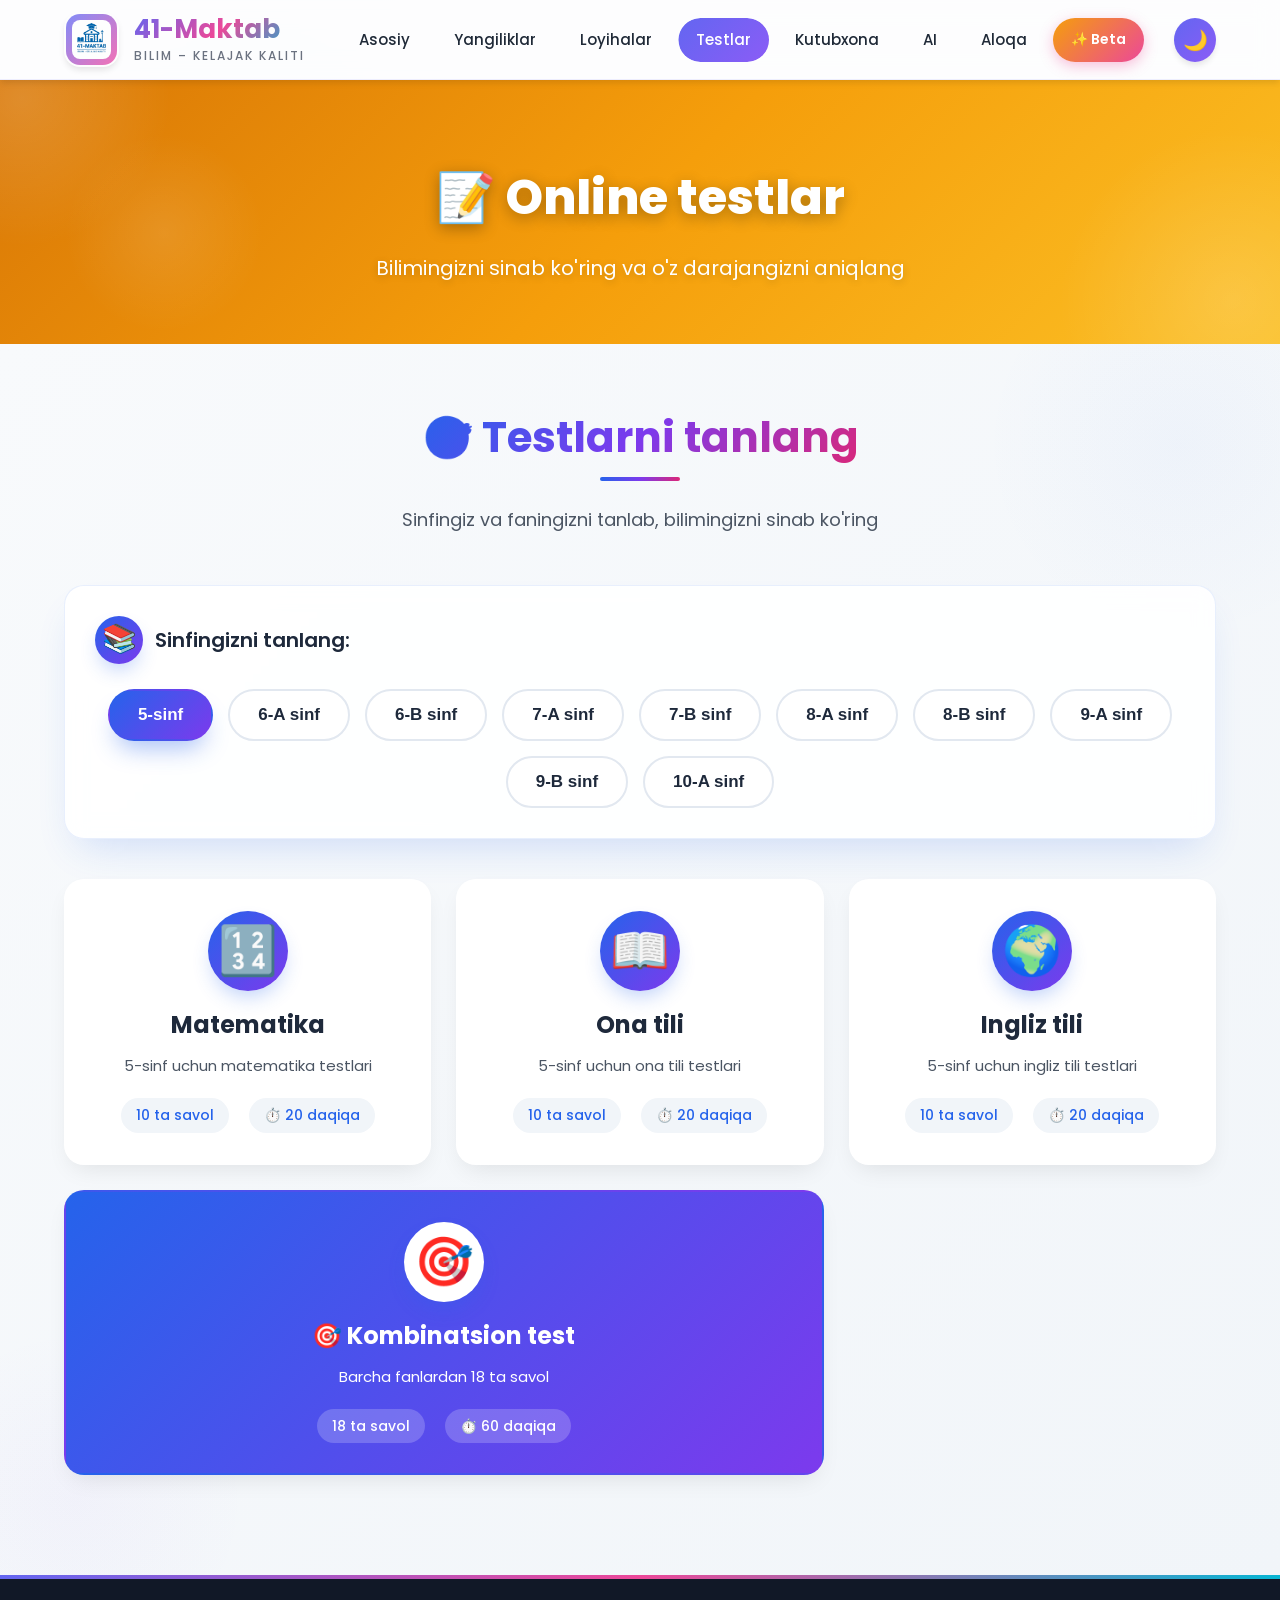
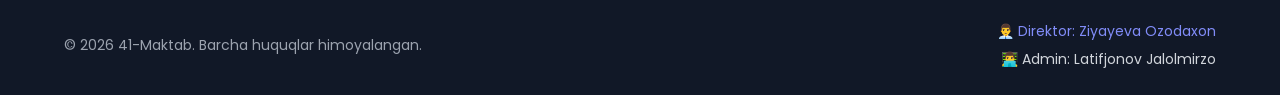
<file: testlar.html>
<!DOCTYPE html>
<html lang="uz">
<head>
  <meta charset="UTF-8">
  <meta name="viewport" content="width=device-width, initial-scale=1.0">
  <title>Online Testlar | 41-Maktab</title>
    <meta name="description" content="Bilimingizni sinab ko'ring — sinflarga mos online testlar">
    <meta property="og:title" content="Online Testlar | 41-Maktab">
    <meta property="og:description" content="Bilimingizni sinab ko'ring — sinflarga mos online testlar">
    <meta property="og:image" content="https://41school.github.io/images/logo.png">
    <meta property="og:type" content="website">
    <meta property="og:url" content="https://41school.github.io/testlar.html">
    <meta property="og:site_name" content="41-Maktab">
  <link rel="stylesheet" href="css/style.css">
  <link rel="icon" type="image/png" sizes="32x32" href="images/favicon-32.png">
  <link href="https://fonts.googleapis.com/css2?family=Poppins:wght@300;400;500;600;700&display=swap" rel="stylesheet">
</head>
<body>

  <!-- HEADER -->
  <header class="header" id="header">
    <div class="container header-inner">
      <div class="logo">
        <img src="images/logo.png" alt="41-maktab logotipi" width="50" height="50">
        <div class="brand">
          <h1>41-Maktab</h1>
          <p>Bilim – kelajak kaliti</p>
        </div>
      </div>
    <nav class="nav" id="mainNav">
      <ul>
        <li><a href="index.html">Asosiy</a></li>
        <li><a href="yangiliklar.html">Yangiliklar</a></li>
        <li><a href="loyihalar.html">Loyihalar</a></li>
        <li><a href="testlar.html" class="active">Testlar</a></li>
        <li><a href="kutubxona.html">Kutubxona</a></li>
        <li><a href="ai.html">AI</a></li>
        <li><a href="aloqa.html">Aloqa</a></li>
      
          <li><a href="beta/index.html" class="nav-beta-btn">✨ Beta</a></li>
        </ul>
    </nav>

      <div class="nav-tools">
        <button id="dark-mode-toggle" class="dark-btn" aria-label="Qorong'u rejim">🌙</button>
      </div>
      <button class="mobile-menu-btn" id="mobileMenuBtn" aria-label="Menyu">
        <span></span><span></span><span></span>
      </button>
    </div>
  </header>
  <div class="nav-overlay" id="navOverlay"></div>

<!-- PAGE TITLE -->
<section class="page-title test-title">
  <div class="container">
    <h1>📝 Online testlar</h1>
    <p>Bilimingizni sinab ko'ring va o'z darajangizni aniqlang</p>
  </div>
  <div class="floating-element"></div>
</section>

    <!-- TEST SECTION -->
    <section class="test-section" id="test-section">
      <div class="container">
        
        <!-- Section Header -->
        <div class="section-header">
          <h2 class="section-title">🎯 Testlarni tanlang</h2>
          <p class="section-description">Sinfingiz va faningizni tanlab, bilimingizni sinab ko'ring</p>
        </div>

        <!-- Test Selection -->
        <div class="test-selection" id="test-selection">
          
<!-- Sinf tanlash -->
<div class="class-selector">
  <div class="selector-label">
    <span class="label-icon">📚</span>
    <span>Sinfingizni tanlang:</span>
  </div>
  
  <div class="class-buttons">
    <button class="class-btn active" data-class="5" onclick="selectTestClass('5')">5-sinf</button>
    <button class="class-btn" data-class="6a" onclick="selectTestClass('6a')">6-A sinf</button>
    <button class="class-btn" data-class="6b" onclick="selectTestClass('6b')">6-B sinf</button>
    <button class="class-btn" data-class="7a" onclick="selectTestClass('7a')">7-A sinf</button>
    <button class="class-btn" data-class="7b" onclick="selectTestClass('7b')">7-B sinf</button>
    <button class="class-btn" data-class="8a" onclick="selectTestClass('8a')">8-A sinf</button>
    <button class="class-btn" data-class="8b" onclick="selectTestClass('8b')">8-B sinf</button>
    <button class="class-btn" data-class="9a" onclick="selectTestClass('9a')">9-A sinf</button>
    <button class="class-btn" data-class="9b" onclick="selectTestClass('9b')">9-B sinf</button>
    <button class="class-btn" data-class="10a" onclick="selectTestClass('10a')">10-A sinf</button>
  </div>
</div>

          <!-- Fanlar grid -->
          <div class="subjects-grid" id="subjects-grid">
            <!-- Fanlar dinamik yuklanadi -->
          </div>
        </div>

        <!-- Student Info Form -->
        <div class="student-info-form" id="student-info-form" style="display: none;">
          <div class="form-card">
            <div class="form-header">
              <span class="form-icon">👤</span>
              <h3>O'quvchi ma'lumotlari</h3>
            </div>
            <form id="student-form" onsubmit="submitStudentInfo(event)">
              <div class="input-group">
                <label for="student-name">Ismingiz:</label>
                <input type="text" id="student-name" required placeholder="Ismingizni kiriting">
              </div>
              <div class="input-group">
                <label for="student-surname">Familyangiz:</label>
                <input type="text" id="student-surname" required placeholder="Familyangizni kiriting">
              </div>
              <div class="form-actions">
                <button type="button" class="btn btn-secondary" onclick="backToSubjects()">Orqaga</button>
                <button type="submit" class="btn btn-primary">Testni boshlash</button>
              </div>
            </form>
          </div>
        </div>

        <!-- Test Container -->
        <div class="test-container" id="test-container" style="display: none;">
          <div class="test-header">
            <h2 id="test-title">Matematika testi</h2>
            <div class="test-progress">
              <div class="progress-bar">
                <div class="progress-fill" id="progress-fill" style="width: 0%"></div>
              </div>
              <span id="progress-text">0/10</span>
            </div>
            <div class="test-timer" id="timer">⏱️ 30:00</div>
            <button class="exit-btn" onclick="exitTest()">✖️ Chiqish</button>
          </div>

          <div class="test-content">
            <div class="question-container" id="question-container">
              <!-- Savollar dinamik yuklanadi -->
            </div>

            <div class="test-navigation">
              <button class="nav-btn prev-btn" id="prev-btn" onclick="previousQuestion()" disabled>← Oldingi</button>
              <button class="nav-btn next-btn" id="next-btn" onclick="nextQuestion()">Keyingi →</button>
              <button class="nav-btn finish-btn" id="finish-btn" onclick="finishTest()" style="display: none;">✅ Tugatish</button>
            </div>
          </div>
        </div>

        <!-- Results Container -->
        <div class="results-container" id="results-container" style="display: none;">
          <div class="results-card">
            <div class="results-header">
              <span class="results-icon">🏆</span>
              <h2>Test tugadi!</h2>
            </div>
            
            <div class="score-display">
              <div class="score-circle" id="score-circle">
                <span id="score-percentage">0%</span>
              </div>
              <div class="score-details">
                <p>To'g'ri javoblar: <strong id="correct-count">0</strong> / <strong id="total-count">0</strong></p>
                <p>Vaqt: <strong id="time-taken">00:00</strong></p>
                <p>Ball: <strong id="score-points">0</strong></p>
              </div>
            </div>

            <div class="results-analysis">
              <h3>📊 Tahlil</h3>
              <div class="analysis-item">
                <span class="label">To'g'ri javoblar:</span>
                <div class="progress-bar">
                  <div class="progress-fill correct-bar" id="correct-bar" style="width: 0%"></div>
                </div>
                <span id="correct-percent">0%</span>
              </div>
              <div class="analysis-item">
                <span class="label">Xato javoblar:</span>
                <div class="progress-bar">
                  <div class="progress-fill incorrect-bar" id="incorrect-bar" style="width: 0%"></div>
                </div>
                <span id="incorrect-percent">0%</span>
              </div>
            </div>

            <div class="results-message" id="results-message">
              <!-- Natijaga qarab chiroyli xabar -->
            </div>

            <div class="results-actions">
              <button class="action-btn restart-btn" onclick="restartTest()">
                <span>🔄</span> Qayta ishlash
              </button>
              <button class="action-btn back-btn" onclick="backToTestSelection()">
                <span>📚</span> Boshqa test
              </button>
              <button class="action-btn details-btn" onclick="showDetailedResults()">
                <span>📋</span> Batafsil
              </button>
            </div>
          </div>
        </div>

      </div>
    </section>

  <!-- FOOTER -->
  <footer class="footer">
    <div class="container footer-inner">
      <p>© 2026 41-Maktab. Barcha huquqlar himoyalangan.</p>
      <address>
        <p>👨‍💼 Direktor: Ziyayeva Ozodaxon</p>
        <p>👨‍💻 Admin: Latifjonov Jalolmirzo</p>
      </address>
    </div>
  </footer>

  <script src="js/main.js"></script>
  <script src="js/test.js"></script>
</body>
</html>
</file>
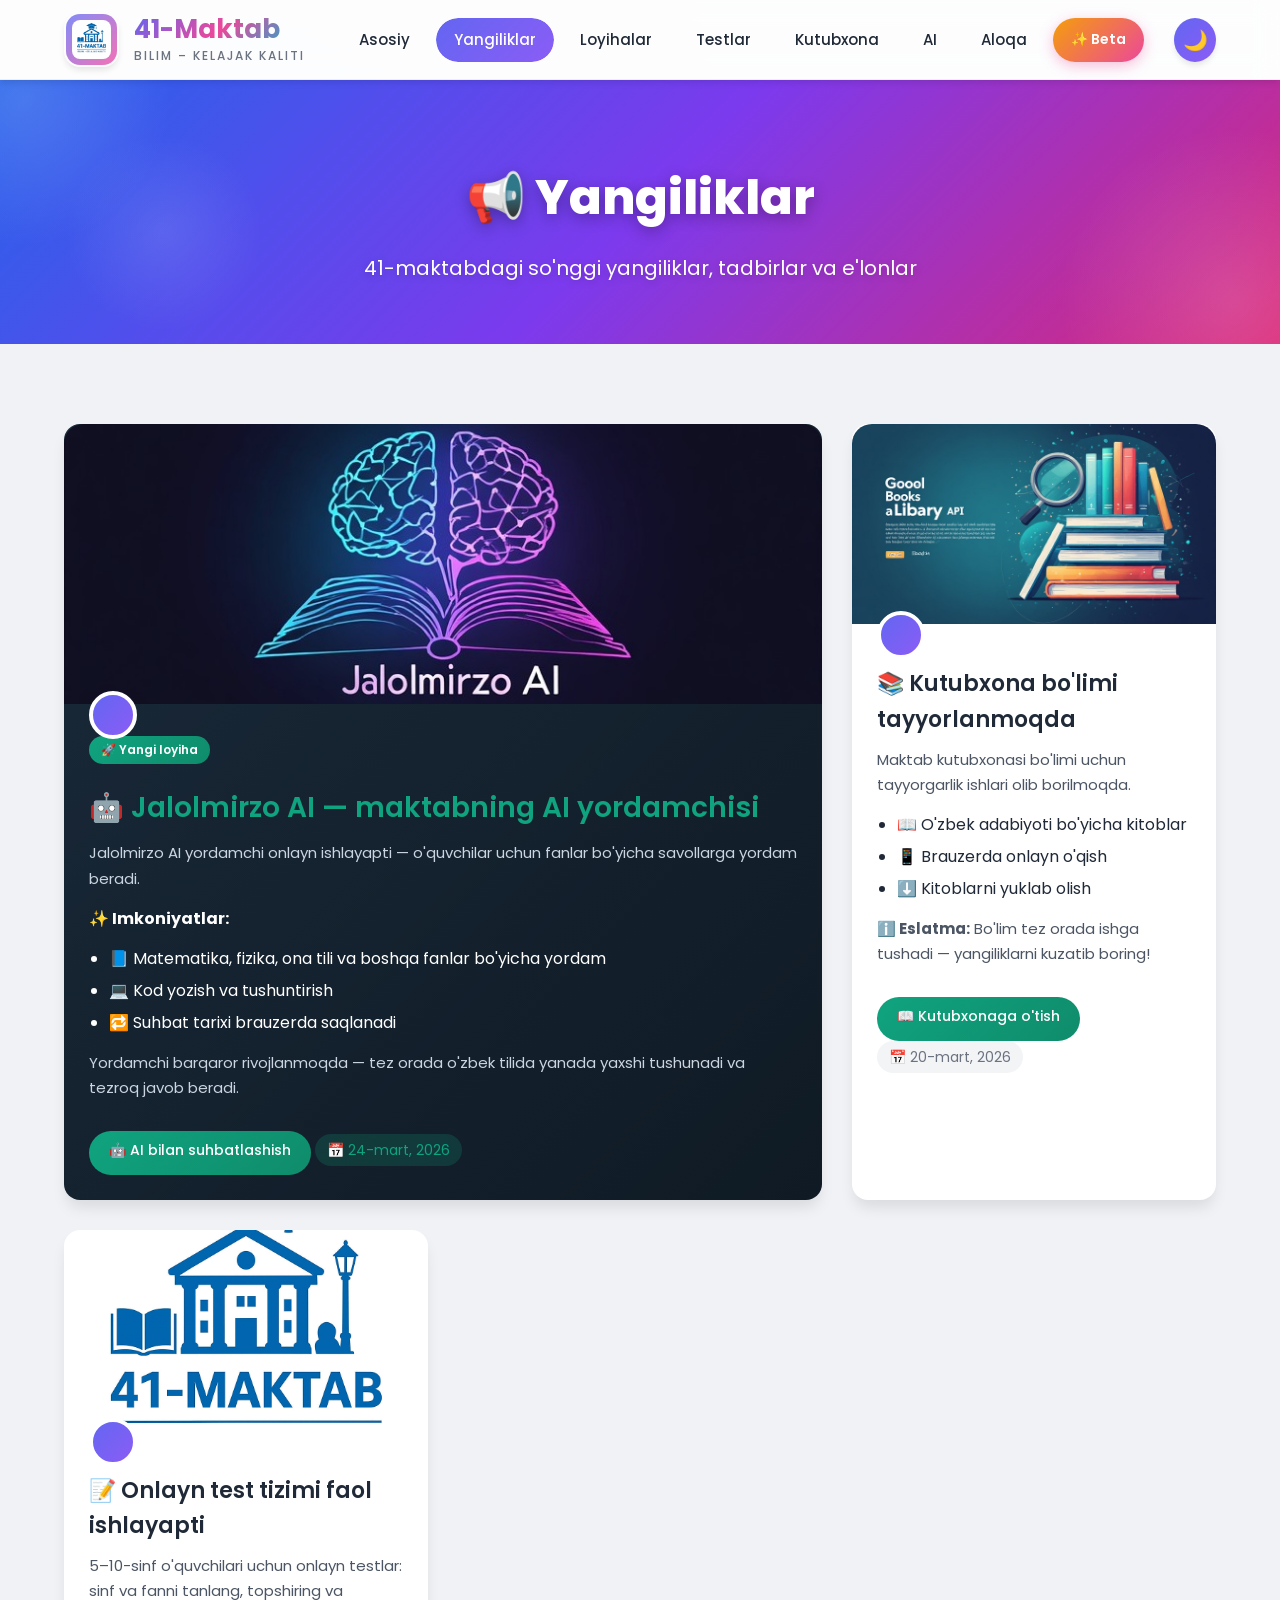
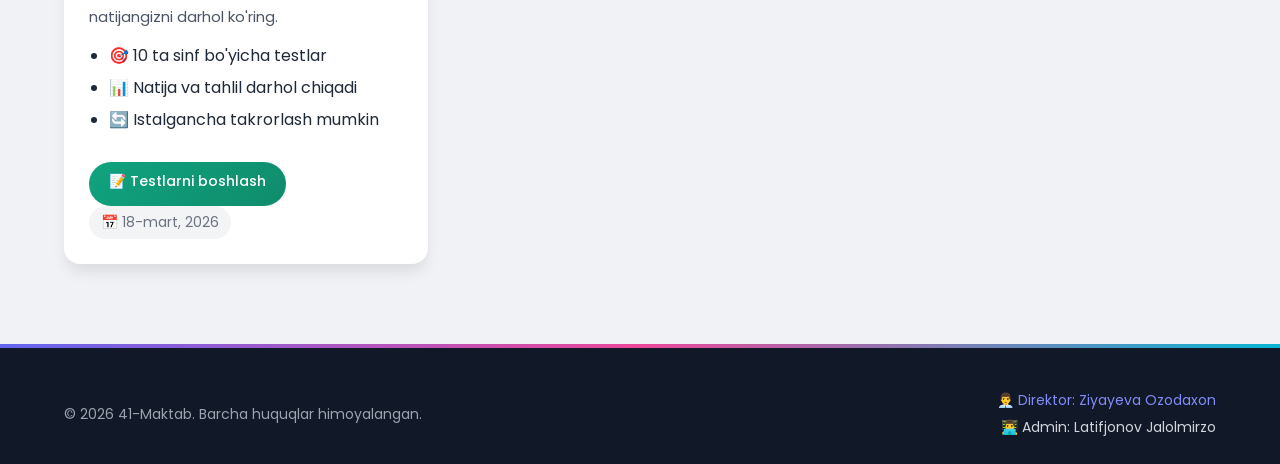
<file: yangiliklar.html>
<!DOCTYPE html>
<html lang="uz">
<head>
  <meta charset="UTF-8">
  <meta name="viewport" content="width=device-width, initial-scale=1.0">
  <title>Yangiliklar | 41-Maktab</title>
    <meta name="description" content="41-maktabdagi so'nggi yangiliklar, tadbirlar va e'lonlar">
    <meta property="og:title" content="Yangiliklar | 41-Maktab">
    <meta property="og:description" content="41-maktabdagi so'nggi yangiliklar, tadbirlar va e'lonlar">
    <meta property="og:image" content="https://41school.github.io/images/logo.png">
    <meta property="og:type" content="website">
    <meta property="og:url" content="https://41school.github.io/yangiliklar.html">
    <meta property="og:site_name" content="41-Maktab">
  <link rel="stylesheet" href="css/style.css">
  <link rel="icon" type="image/png" sizes="32x32" href="images/favicon-32.png">
  <link href="https://fonts.googleapis.com/css2?family=Poppins:wght@300;400;500;600;700&display=swap" rel="stylesheet">
  <style>
    .news-card.large {
      grid-column: span 2;
      background: linear-gradient(135deg, #1a2a3a, #0f1a24);
      color: white;
    }

    .news-card.large .news-body h3 {
      color: #10a37f;
      font-size: 28px;
    }

    .news-card.large .news-body p {
      color: #cbd5e1;
    }

    .news-card.large .news-body time {
      background: rgba(16, 163, 127, 0.2);
      color: #10a37f;
    }

    .read-more-btn {
      display: inline-block;
      margin-top: 15px;
      padding: 8px 20px;
      background: linear-gradient(135deg, #10a37f, #0f8c6b);
      color: white;
      border-radius: 30px;
      text-decoration: none;
      font-size: 14px;
      font-weight: 500;
      transition: all 0.3s ease;
    }

    .read-more-btn:hover {
      transform: translateY(-2px);
      box-shadow: 0 5px 15px rgba(16, 163, 127, 0.3);
    }

    .feature-list {
      margin: 15px 0;
      padding-left: 20px;
    }

    .feature-list li {
      margin-bottom: 8px;
      line-height: 1.5;
    }

    .version-badge {
      display: inline-block;
      background: linear-gradient(135deg, #10a37f, #0f8c6b);
      padding: 4px 12px;
      border-radius: 20px;
      font-size: 12px;
      font-weight: 600;
      margin-bottom: 12px;
    }

    .future-plan {
      background: rgba(16, 163, 127, 0.1);
      border-left: 3px solid #10a37f;
      padding: 12px 16px;
      margin: 15px 0;
      border-radius: 8px;
    }

    .warning-note {
      background: rgba(245, 158, 11, 0.1);
      border-left: 3px solid #f59e0b;
      padding: 12px 16px;
      margin: 15px 0;
      border-radius: 8px;
      font-size: 14px;
    }

    /* RASM STILLARI - TO'LIQ KO'RINISH */
    .news-card img {
      width: 100%;
      height: 200px;
      object-fit: cover;
      border-radius: 20px 20px 0 0;
      transition: transform 0.3s ease;
      background: linear-gradient(135deg, #1e2a3a, #0f1a24);
    }

    .news-card.large img {
      height: 280px;
    }

    .news-card:hover img {
      transform: scale(1.02);
    }

    /* Rasm yuklanmasa placeholder */
    .news-card img[src=""] {
      display: flex;
      align-items: center;
      justify-content: center;
      position: relative;
    }

    body.dark .news-card.large {
      background: linear-gradient(135deg, #1e2a3a, #0a121c);
    }

    @media (max-width: 768px) {
      .news-card.large {
        grid-column: span 1;
      }
      .news-card.large .news-body h3 {
        font-size: 22px;
      }
      .news-card img {
        height: 160px;
      }
      .news-card.large img {
        height: 200px;
      }
    }
  </style>
</head>
<body>

  <!-- HEADER -->
  <header class="header" id="header">
    <div class="container header-inner">
      <div class="logo">
        <img src="images/logo.png" alt="41-maktab logotipi" width="50" height="50">
        <div class="brand">
          <h1>41-Maktab</h1>
          <p>Bilim – kelajak kaliti</p>
        </div>
      </div>
      <nav class="nav" id="mainNav">
        <ul>
          <li><a href="index.html">Asosiy</a></li>
          <li><a href="yangiliklar.html" class="active">Yangiliklar</a></li>
          <li><a href="loyihalar.html">Loyihalar</a></li>
          <li><a href="testlar.html">Testlar</a></li>
          <li><a href="kutubxona.html">Kutubxona</a></li>
          <li><a href="ai.html">AI</a></li>
          <li><a href="aloqa.html">Aloqa</a></li>
        
          <li><a href="beta/index.html" class="nav-beta-btn">✨ Beta</a></li>
        </ul>
      </nav>
      <div class="nav-tools">
        <button id="dark-mode-toggle" class="dark-btn" aria-label="Qorong'u rejim">🌙</button>
      </div>
      <button class="mobile-menu-btn" id="mobileMenuBtn" aria-label="Menyu">
        <span></span><span></span><span></span>
      </button>
    </div>
  </header>
  <div class="nav-overlay" id="navOverlay"></div>

  <!-- PAGE TITLE -->
  <section class="page-title news-title">
    <div class="container">
      <h1>📢 Yangiliklar</h1>
      <p>41-maktabdagi so'nggi yangiliklar, tadbirlar va e'lonlar</p>
    </div>
    <div class="floating-element"></div>
  </section>

  <!-- NEWS SECTION -->
  <section class="news">
    <div class="container news-grid">

      <article class="news-card large">
        <img src="images/ai-news.jpg" alt="Jalolmirzo AI" onerror="this.src='data:image/svg+xml,%3Csvg xmlns=\'http://www.w3.org/2000/svg\' viewBox=\'0 0 24 24\' fill=\'%2310a37f\'%3E%3Cpath d=\'M12 2C6.48 2 2 6.48 2 12s4.48 10 10 10 10-4.48 10-10S17.52 2 12 2zm-2 15h-2v-2h2v2zm0-4h-2V7h2v6z\'/%3E%3C/svg%3E'">
        <div class="news-body">
          <div class="version-badge">🚀 Yangi loyiha</div>
          <h3>🤖 Jalolmirzo AI — maktabning AI yordamchisi</h3>
          <p>Jalolmirzo AI yordamchi onlayn ishlayapti — o'quvchilar uchun fanlar bo'yicha savollarga yordam beradi.</p>

          <h4>✨ Imkoniyatlar:</h4>
          <ul class="feature-list">
            <li>📘 Matematika, fizika, ona tili va boshqa fanlar bo'yicha yordam</li>
            <li>💻 Kod yozish va tushuntirish</li>
            <li>🔁 Suhbat tarixi brauzerda saqlanadi</li>
          </ul>

          <p>Yordamchi barqaror rivojlanmoqda — tez orada o'zbek tilida yanada yaxshi tushunadi va tezroq javob beradi.</p>

          <a href="ai.html" class="read-more-btn">🤖 AI bilan suhbatlashish</a>
          <time datetime="2026-03-24">📅 24-mart, 2026</time>
        </div>
      </article>

      <!-- Yangilik 2: Kutubxona bo'limi -->
      <article class="news-card">
        <img src="images/library-news.jpg" alt="Kutubxona bo'limi" onerror="this.src='data:image/svg+xml,%3Csvg xmlns=\'http://www.w3.org/2000/svg\' viewBox=\'0 0 24 24\' fill=\'%2310a37f\'%3E%3Cpath d=\'M4 6h16v2H4V6zm2-4h12v2H6V2zm16 8H2v12h20V10zm-2 10H4v-8h16v8z\'/%3E%3C/svg%3E'">
        <div class="news-body">
          <h3>📚 Kutubxona bo'limi tayyorlanmoqda</h3>
          <p>Maktab kutubxonasi bo'limi uchun tayyorgarlik ishlari olib borilmoqda.</p>
          <ul class="feature-list">
            <li>📖 O'zbek adabiyoti bo'yicha kitoblar</li>
            <li>📱 Brauzerda onlayn o'qish</li>
            <li>⬇️ Kitoblarni yuklab olish</li>
          </ul>
          <p><strong>ℹ️ Eslatma:</strong> Bo'lim tez orada ishga tushadi — yangiliklarni kuzatib boring!</p>
          <a href="kutubxona.html" class="read-more-btn">📖 Kutubxonaga o'tish</a>
          <time datetime="2026-03-20">📅 20-mart, 2026</time>
        </div>
      </article>

      <!-- Yangilik 3: Onlayn testlar -->
      <article class="news-card">
        <img src="images/website.jpg" alt="Onlayn testlar" onerror="this.src='data:image/svg+xml,%3Csvg xmlns=\'http://www.w3.org/2000/svg\' viewBox=\'0 0 24 24\' fill=\'%2310a37f\'%3E%3Cpath d=\'M12 2C6.48 2 2 6.48 2 12s4.48 10 10 10 10-4.48 10-10S17.52 2 12 2zm1 15h-2v-2h2v2zm0-4h-2V7h2v6z\'/%3E%3C/svg%3E'">
        <div class="news-body">
          <h3>📝 Onlayn test tizimi faol ishlayapti</h3>
          <p>5–10-sinf o'quvchilari uchun onlayn testlar: sinf va fanni tanlang, topshiring va natijangizni darhol ko'ring.</p>
          <ul class="feature-list">
            <li>🎯 10 ta sinf bo'yicha testlar</li>
            <li>📊 Natija va tahlil darhol chiqadi</li>
            <li>🔄 Istalgancha takrorlash mumkin</li>
          </ul>
          <a href="testlar.html" class="read-more-btn">📝 Testlarni boshlash</a>
          <time datetime="2026-03-18">📅 18-mart, 2026</time>
        </div>
      </article>

    </div>
  </section>

  <!-- FOOTER -->
  <footer class="footer">
    <div class="container footer-inner">
      <p>© 2026 41-Maktab. Barcha huquqlar himoyalangan.</p>
      <address>
        <p>👨‍💼 Direktor: Ziyayeva Ozodaxon</p>
        <p>👨‍💻 Admin: Latifjonov Jalolmirzo</p>
      </address>
    </div>
  </footer>

  <script src="js/main.js"></script>
</body>
</html>
</file>
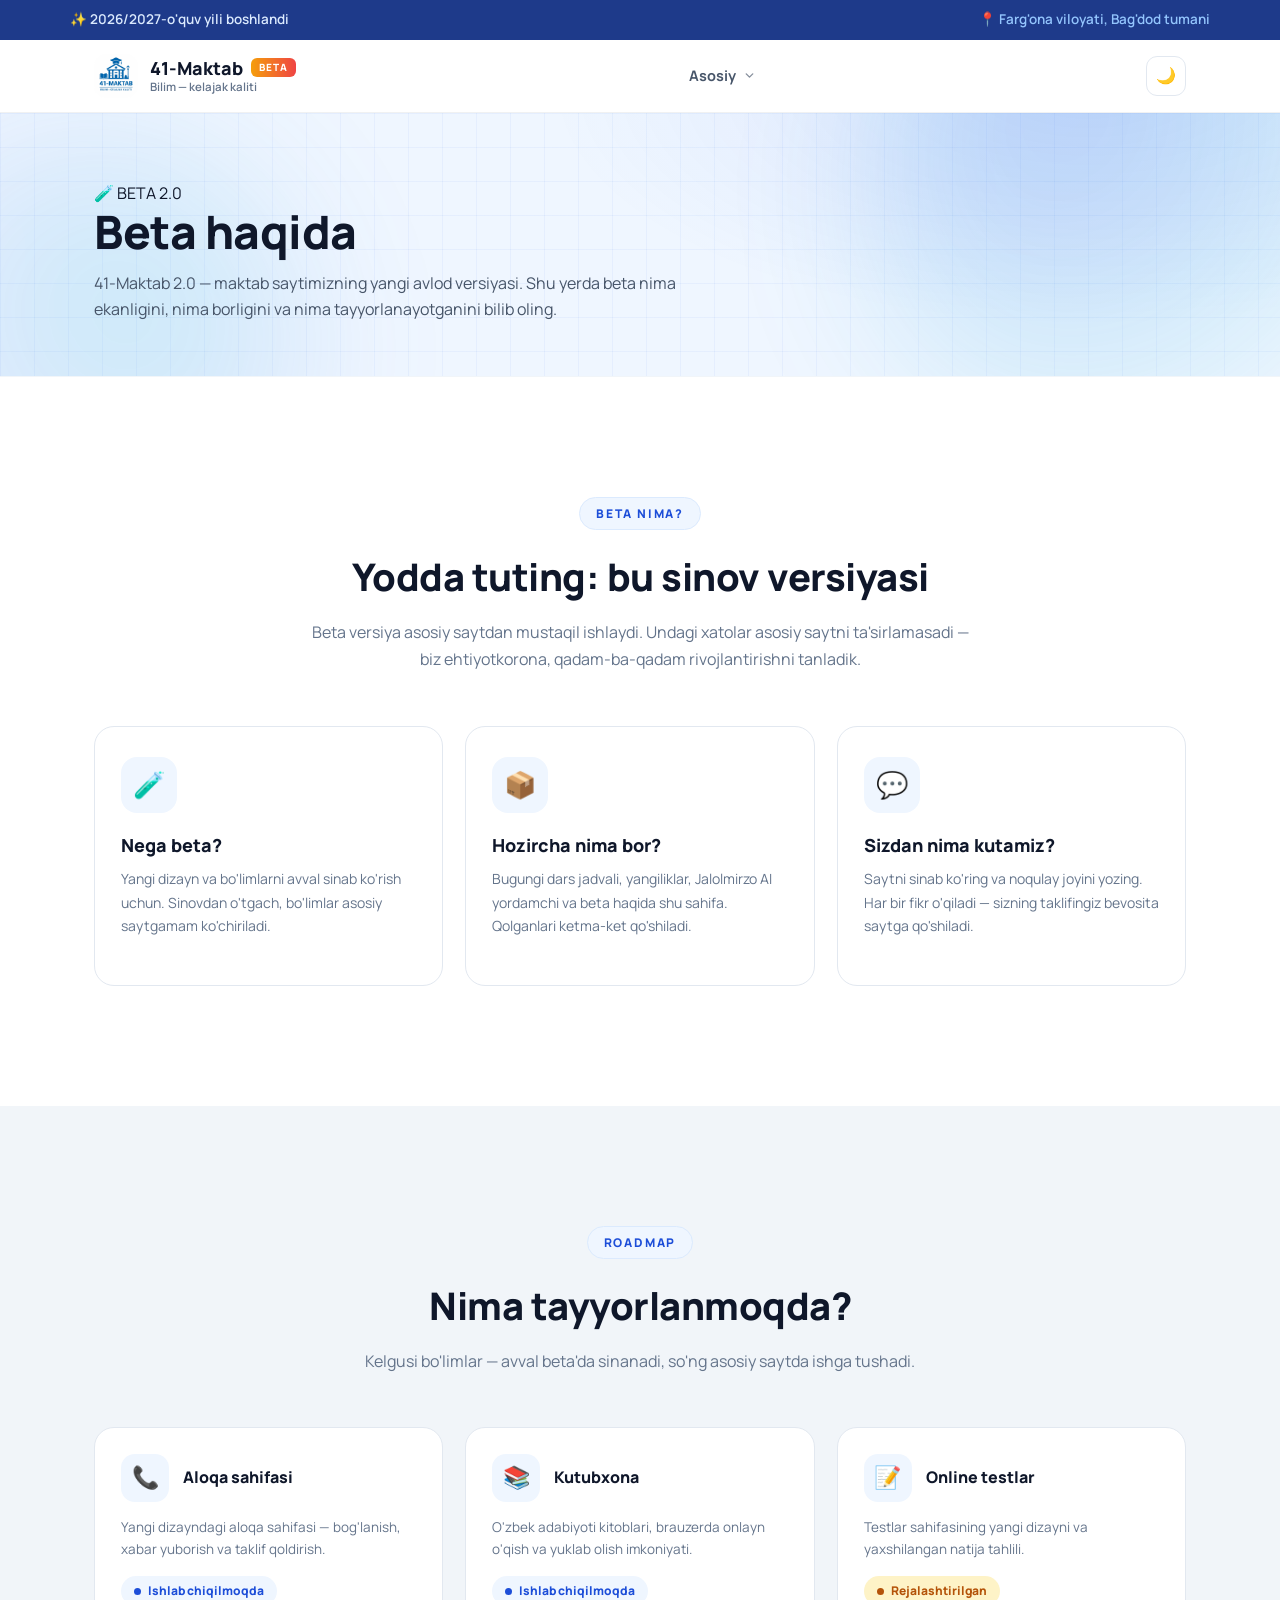
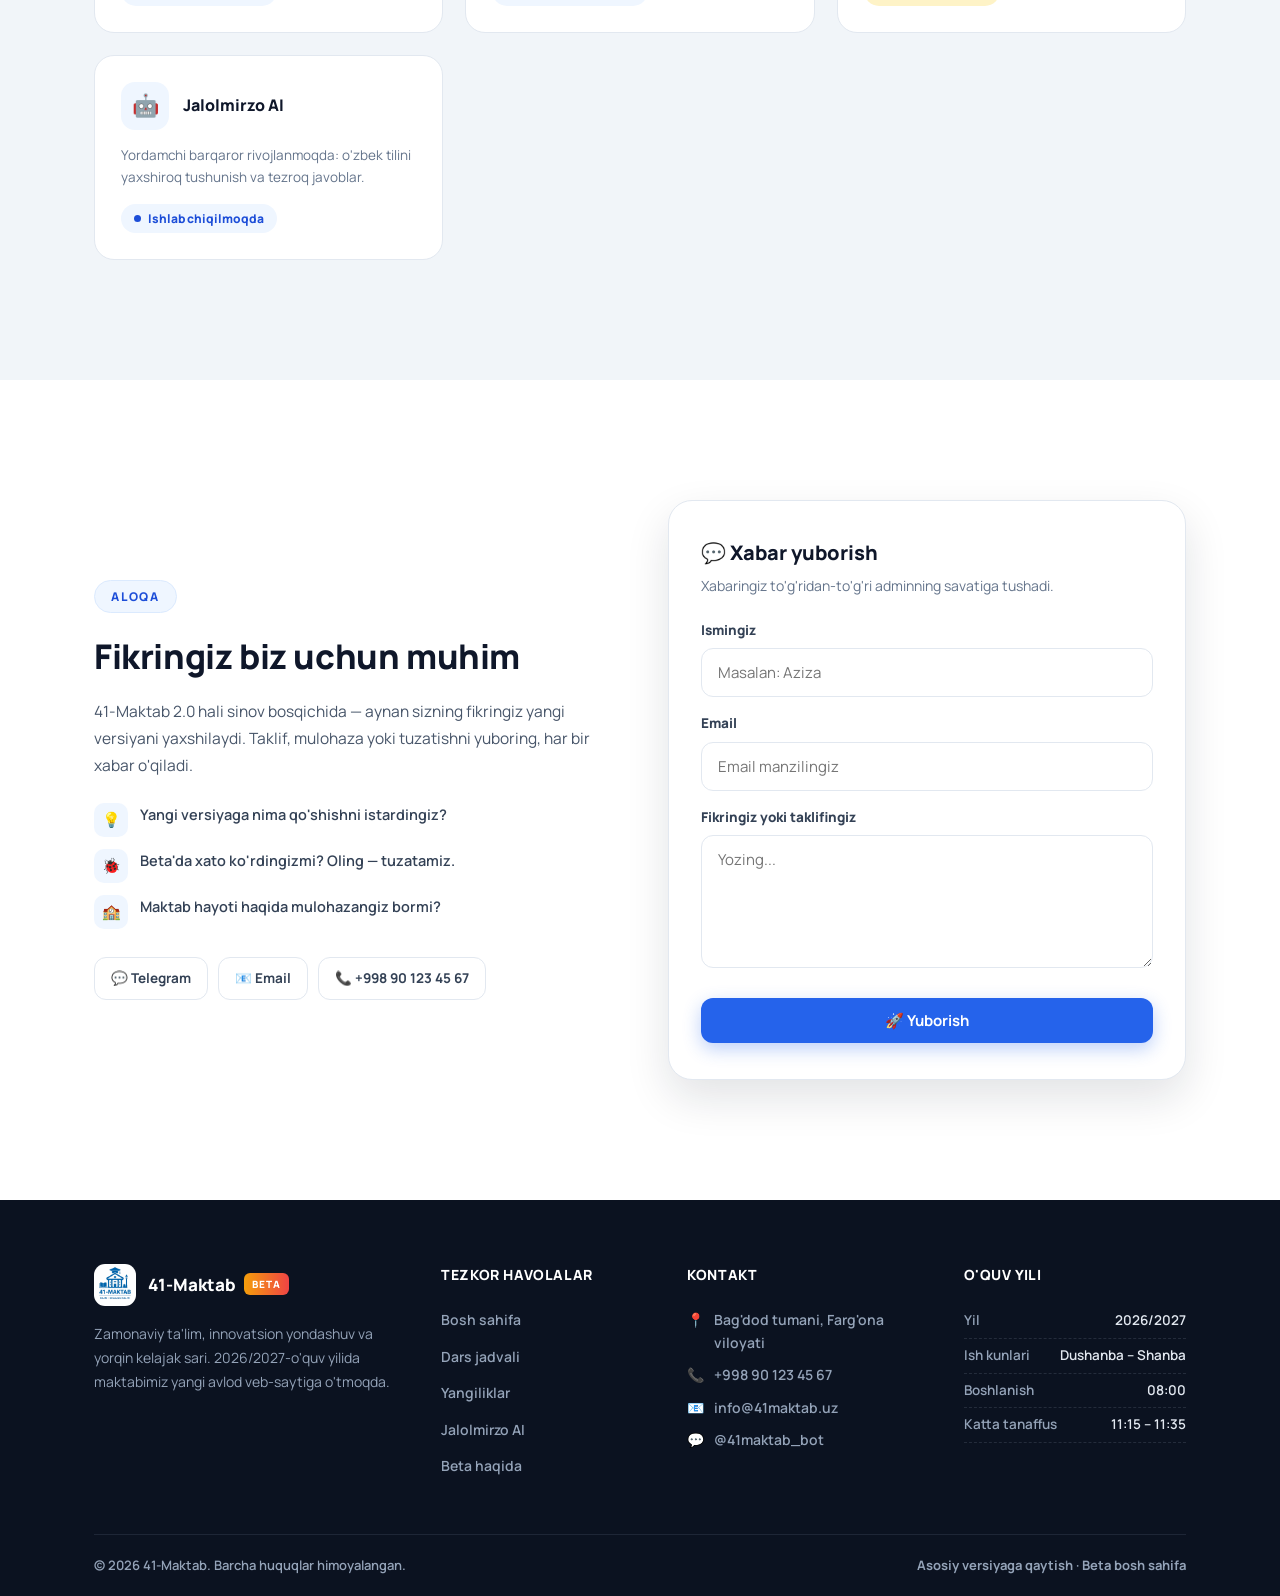
<file: beta/info.html>
<!DOCTYPE html>
<html lang="uz">
<head>
  <meta charset="UTF-8">
  <meta name="viewport" content="width=device-width, initial-scale=1.0, viewport-fit=cover">
  <title>Beta haqida | 41-Maktab 2.0</title>
  <link rel="icon" type="image/png" sizes="32x32" href="../images/favicon-32.png">
  <meta name="description" content="41-Maktab 2.0 beta versiyasi haqida — nima uchun beta, nima bor, nima tayyorlanmoqda va fikr yuborish.">
  <meta property="og:title" content="Beta haqida | 41-Maktab 2.0">
  <meta property="og:description" content="Beta nima? Nima bor, nima tayyorlanmoqda — va fikringizni yuboring.">
  <meta property="og:image" content="https://41school.github.io/images/logo.png">
  <meta property="og:type" content="website">
  <meta property="og:url" content="https://41school.github.io/beta/info.html">
  <meta property="og:site_name" content="41-Maktab">
  <link rel="preconnect" href="https://fonts.googleapis.com">
  <link rel="preconnect" href="https://fonts.gstatic.com" crossorigin>
  <link href="https://fonts.googleapis.com/css2?family=Manrope:wght@400;500;600;700;800&display=swap" rel="stylesheet">
  <link rel="stylesheet" href="style.css">
</head>
<body>

  <!-- TOP BAR -->
  <div class="topbar">
    <div class="container topbar-inner">
      <span>✨ 2026/2027-o'quv yili boshlandi</span>
      <span class="loc">📍 Farg'ona viloyati, Bag'dod tumani</span>
    </div>
  </div>

  <!-- HEADER -->
  <header class="site-header" id="siteHeader">
    <div class="container header-inner">
      <a href="index.html" class="brand">
        <img src="../images/logo.png" alt="41-Maktab logotipi">
        <div class="brand-text">
          <span class="brand-name">41-Maktab <span class="beta-chip">BETA</span></span>
          <span class="brand-tag">Bilim — kelajak kaliti</span>
        </div>
      </a>
      <nav class="main-nav" id="mainNav">
        <ul>
          <li class="nav-dropdown">
            <a href="index.html" class="nav-drop-btn">Asosiy
              <svg class="chev" width="13" height="13" viewBox="0 0 24 24" fill="none" stroke="currentColor" stroke-width="2.6" stroke-linecap="round" stroke-linejoin="round" aria-hidden="true"><polyline points="6 9 12 15 18 9"></polyline></svg>
            </a>
            <div class="nav-dropdown-menu">
              <a href="index.html"><span class="dd-ico">🏠</span>Asosiy</a>
              <a href="yangiliklar.html"><span class="dd-ico">📰</span>Yangiliklar</a>
              <a href="ai.html"><span class="dd-ico">🤖</span>Jalolmirzo AI</a>
            </div>
          </li>
        </ul>
      </nav>
      <div class="header-actions">
        <button class="nav-toggle" id="navToggle" aria-label="Menyu">
          <span></span><span></span><span></span>
        </button>
        <button class="icon-btn" id="darkToggle" aria-label="Tungi rejim">🌙</button>
      </div>
    </div>
  </header>
  <div class="nav-backdrop" id="navBackdrop"></div>

  <!-- PAGE HERO -->
  <section class="page-hero">
    <div class="hero-blobs" aria-hidden="true"></div>
    <div class="container">
      <span class="page-hero-badge">🧪 BETA 2.0</span>
      <h1>Beta haqida</h1>
      <p>41-Maktab 2.0 — maktab saytimizning yangi avlod versiyasi. Shu yerda beta nima ekanligini, nima borligini va nima tayyorlanayotganini bilib oling.</p>
    </div>
  </section>

  <!-- BETA NIMA -->
  <section class="section" id="nega">
    <div class="container">
      <div class="section-head reveal">
        <span class="eyebrow">Beta nima?</span>
        <h2>Yodda tuting: bu sinov versiyasi</h2>
        <p>Beta versiya asosiy saytdan mustaqil ishlaydi. Undagi xatolar asosiy saytni ta'sirlamasadi — biz ehtiyotkorona, qadam-ba-qadam rivojlantirishni tanladik.</p>
      </div>
      <div class="modules-grid">
        <div class="module-card reveal">
          <div class="module-top">
            <div class="module-icon">🧪</div>
          </div>
          <h3>Nega beta?</h3>
          <p>Yangi dizayn va bo'limlarni avval sinab ko'rish uchun. Sinovdan o'tgach, bo'limlar asosiy saytgamam ko'chiriladi.</p>
        </div>
        <div class="module-card reveal">
          <div class="module-top">
            <div class="module-icon">📦</div>
          </div>
          <h3>Hozircha nima bor?</h3>
          <p>Bugungi dars jadvali, yangiliklar, Jalolmirzo AI yordamchi va beta haqida shu sahifa. Qolganlari ketma-ket qo'shiladi.</p>
        </div>
        <div class="module-card reveal">
          <div class="module-top">
            <div class="module-icon">💬</div>
          </div>
          <h3>Sizdan nima kutamiz?</h3>
          <p>Saytni sinab ko'ring va noqulay joyini yozing. Har bir fikr o'qiladi — sizning taklifingiz bevosita saytga qo'shiladi.</p>
        </div>
      </div>
    </div>
  </section>

  <!-- ROADMAP -->
  <section class="section soft" id="roadmap">
    <div class="container">
      <div class="section-head reveal">
        <span class="eyebrow">Roadmap</span>
        <h2>Nima tayyorlanmoqda?</h2>
        <p>Kelgusi bo'limlar — avval beta'da sinanadi, so'ng asosiy saytda ishga tushadi.</p>
      </div>
      <div class="roadmap-grid">
        <div class="road-card reveal">
          <div class="road-top">
            <div class="road-icon">📞</div>
            <h3>Aloqa sahifasi</h3>
          </div>
          <p>Yangi dizayndagi aloqa sahifasi — bog'lanish, xabar yuborish va taklif qoldirish.</p>
          <span class="road-status status-dev">Ishlab chiqilmoqda</span>
        </div>
        <div class="road-card reveal">
          <div class="road-top">
            <div class="road-icon">📚</div>
            <h3>Kutubxona</h3>
          </div>
          <p>O'zbek adabiyoti kitoblari, brauzerda onlayn o'qish va yuklab olish imkoniyati.</p>
          <span class="road-status status-dev">Ishlab chiqilmoqda</span>
        </div>
        <div class="road-card reveal">
          <div class="road-top">
            <div class="road-icon">📝</div>
            <h3>Online testlar</h3>
          </div>
          <p>Testlar sahifasining yangi dizayni va yaxshilangan natija tahlili.</p>
          <span class="road-status status-plan">Rejalashtirilgan</span>
        </div>
        <div class="road-card reveal">
          <div class="road-top">
            <div class="road-icon">🤖</div>
            <h3>Jalolmirzo AI</h3>
          </div>
          <p>Yordamchi barqaror rivojlanmoqda: o'zbek tilini yaxshiroq tushunish va tezroq javoblar.</p>
          <span class="road-status status-dev">Ishlab chiqilmoqda</span>
        </div>
      </div>
    </div>
  </section>

  <!-- FIKR YUBORISH -->
  <section class="section" id="aloqa">
    <div class="container">
      <div class="feedback-wrap">
        <div class="feedback-info reveal">
          <span class="eyebrow">Aloqa</span>
          <h2>Fikringiz biz uchun muhim</h2>
          <p>
            41-Maktab 2.0 hali sinov bosqichida — aynan sizning fikringiz yangi versiyani yaxshilaydi.
            Taklif, mulohaza yoki tuzatishni yuboring, har bir xabar o'qiladi.
          </p>
          <ul class="fb-list">
            <li><span class="fb-ico">💡</span> Yangi versiyaga nima qo'shishni istardingiz?</li>
            <li><span class="fb-ico">🐞</span> Beta'da xato ko'rdingizmi? Oling — tuzatamiz.</li>
            <li><span class="fb-ico">🏫</span> Maktab hayoti haqida mulohazangiz bormi?</li>
          </ul>
          <div class="fb-contact">
            <a href="https://t.me/maktabJalolmirzo_bot" target="_blank" rel="noopener noreferrer">💬 Telegram</a>
            <a href="mailto:info@41maktab.uz">📧 Email</a>
            <a href="tel:+998901234567">📞 +998 90 123 45 67</a>
          </div>
        </div>
        <form class="fb-form reveal" action="https://contact-form.jalolmirzo44.workers.dev/" method="POST">
          <input type="hidden" name="source" value="BETA-VERSIYA FIKRI">
          <h3>💬 Xabar yuborish</h3>
          <p class="sub">Xabaringiz to'g'ridan-to'g'ri adminning savatiga tushadi.</p>
          <label for="bf-name">Ismingiz</label>
          <input type="text" id="bf-name" name="name" placeholder="Masalan: Aziza" required autocomplete="name">
          <label for="bf-email">Email</label>
          <input type="email" id="bf-email" name="email" placeholder="Email manzilingiz" required autocomplete="email">
          <label for="bf-message">Fikringiz yoki taklifingiz</label>
          <textarea id="bf-message" name="message" rows="5" placeholder="Yozing..." required></textarea>
          <button type="submit" class="btn btn-primary">🚀 Yuborish</button>
        </form>
      </div>
    </div>
  </section>

  <!-- FOOTER -->
  <footer class="footer">
    <div class="container">
      <div class="footer-grid">
        <div>
          <div class="f-brand">
            <img src="../images/logo.png" alt="41-Maktab">
            <b>41-Maktab <span class="beta-chip">BETA</span></b>
          </div>
          <p class="footer-about">
            Zamonaviy ta'lim, innovatsion yondashuv va yorqin kelajak sari.
            2026/2027-o'quv yilida maktabimiz yangi avlod veb-saytiga o'tmoqda.
          </p>
        </div>
        <div>
          <h4>Tezkor havolalar</h4>
          <div class="footer-links">
            <a href="index.html">Bosh sahifa</a>
            <a href="index.html#jadval">Dars jadvali</a>
            <a href="yangiliklar.html">Yangiliklar</a>
            <a href="ai.html">Jalolmirzo AI</a>
            <a href="info.html">Beta haqida</a>
          </div>
        </div>
        <div>
          <h4>Kontakt</h4>
          <ul class="footer-contact">
            <li>📍 <span>Bag'dod tumani, Farg'ona viloyati</span></li>
            <li>📞 <a href="tel:+998901234567">+998 90 123 45 67</a></li>
            <li>📧 <a href="mailto:info@41maktab.uz">info@41maktab.uz</a></li>
            <li>💬 <a href="https://t.me/maktabJalolmirzo_bot" target="_blank" rel="noopener noreferrer">@41maktab_bot</a></li>
          </ul>
        </div>
        <div>
          <h4>O'quv yili</h4>
          <ul class="f-meta">
            <li><span>Yil</span><span>2026/2027</span></li>
            <li><span>Ish kunlari</span><span>Dushanba – Shanba</span></li>
            <li><span>Boshlanish</span><span>08:00</span></li>
            <li><span>Katta tanaffus</span><span>11:15 – 11:35</span></li>
          </ul>
        </div>
      </div>
      <div class="footer-bottom">
        <span>© 2026 41-Maktab. Barcha huquqlar himoyalangan.</span>
        <span><a href="../index.html">Asosiy versiyaga qaytish</a> · <a href="index.html">Beta bosh sahifa</a></span>
      </div>
    </div>
  </footer>

  <script>
  (function () {
    'use strict';

    // ===== REVEAL ANIMATSIYA =====
    var revealEls = document.querySelectorAll('.reveal');
    if ('IntersectionObserver' in window) {
      var revealObserver = new IntersectionObserver(function (entries) {
        entries.forEach(function (entry) {
          if (entry.isIntersecting) {
            entry.target.classList.add('in');
            revealObserver.unobserve(entry.target);
          }
        });
      }, { threshold: 0.12 });
      revealEls.forEach(function (el) { revealObserver.observe(el); });
    } else {
      revealEls.forEach(function (el) { el.classList.add('in'); });
    }

    // ===== TUNGI REJIM =====
    var toggle = document.getElementById('darkToggle');
    if (toggle) {
      try {
        var dark = localStorage.getItem('theme') === 'dark';
        document.body.classList.toggle('dark', dark);
        toggle.textContent = dark ? '☀️' : '🌙';
      } catch (e) {}
      toggle.addEventListener('click', function () {
        var dark = document.body.classList.toggle('dark');
        toggle.textContent = dark ? '☀️' : '🌙';
        try { localStorage.setItem('theme', dark ? 'dark' : 'light'); } catch (e) {}
      });
    }

    // ===== MOBIL MENYU =====
    var navToggle = document.getElementById('navToggle');
    var nav = document.getElementById('mainNav');
    var backdrop = document.getElementById('navBackdrop');
    function openNav() {
      nav.classList.add('open');
      navToggle.classList.add('active');
      if (backdrop) backdrop.classList.add('show');
      document.body.classList.add('nav-open');
      document.body.style.overflow = 'hidden';
    }
    function closeNav() {
      nav.classList.remove('open');
      navToggle.classList.remove('active');
      if (backdrop) backdrop.classList.remove('show');
      document.body.classList.remove('nav-open');
      document.body.style.overflow = '';
    }
    if (navToggle && nav) {
      navToggle.addEventListener('click', function () {
        if (nav.classList.contains('open')) { closeNav(); } else { openNav(); }
      });
      if (backdrop) backdrop.addEventListener('click', closeNav);
    }

    // ===== HEADER SCROLL =====
    var header = document.getElementById('siteHeader');
    if (header) {
      var onScroll = function () { header.classList.toggle('scrolled', window.scrollY > 10); };
      window.addEventListener('scroll', onScroll, { passive: true });
      onScroll();
    }
  })();
  </script>
</body>
</html>
</file>
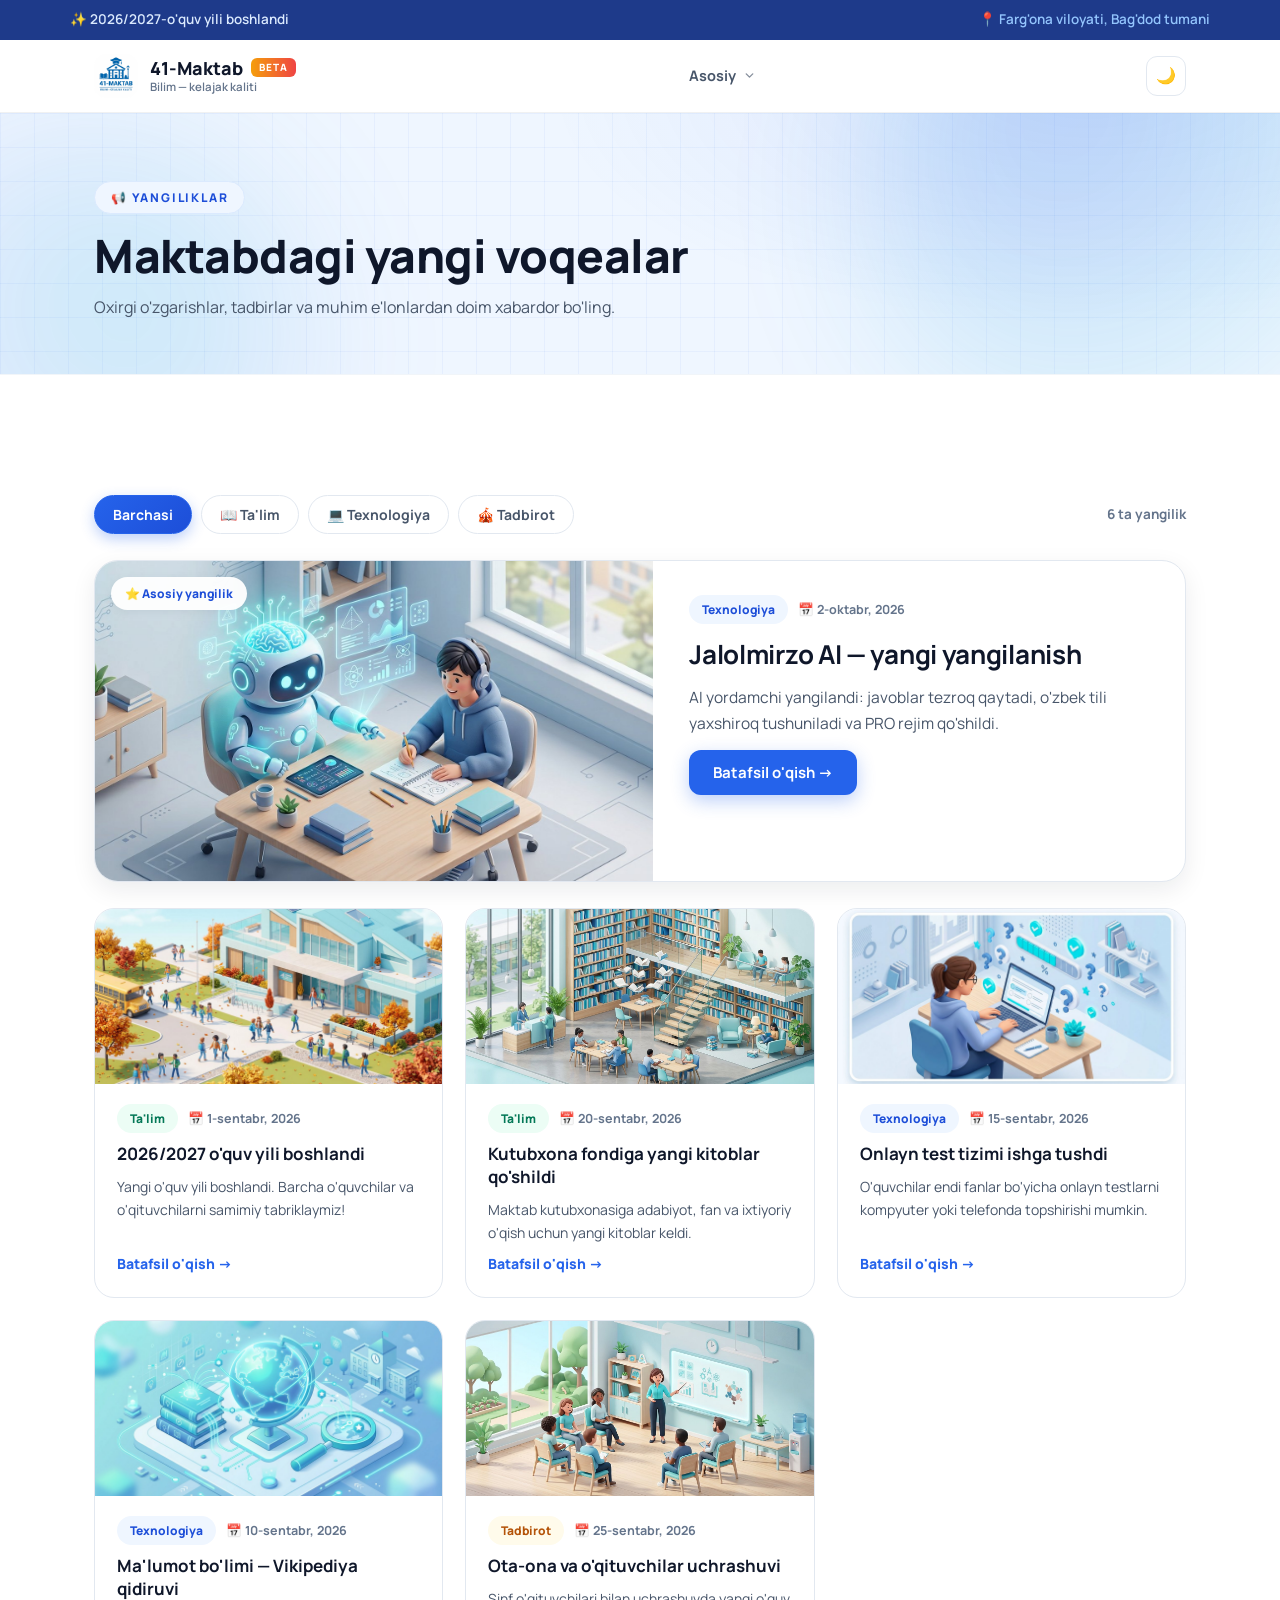
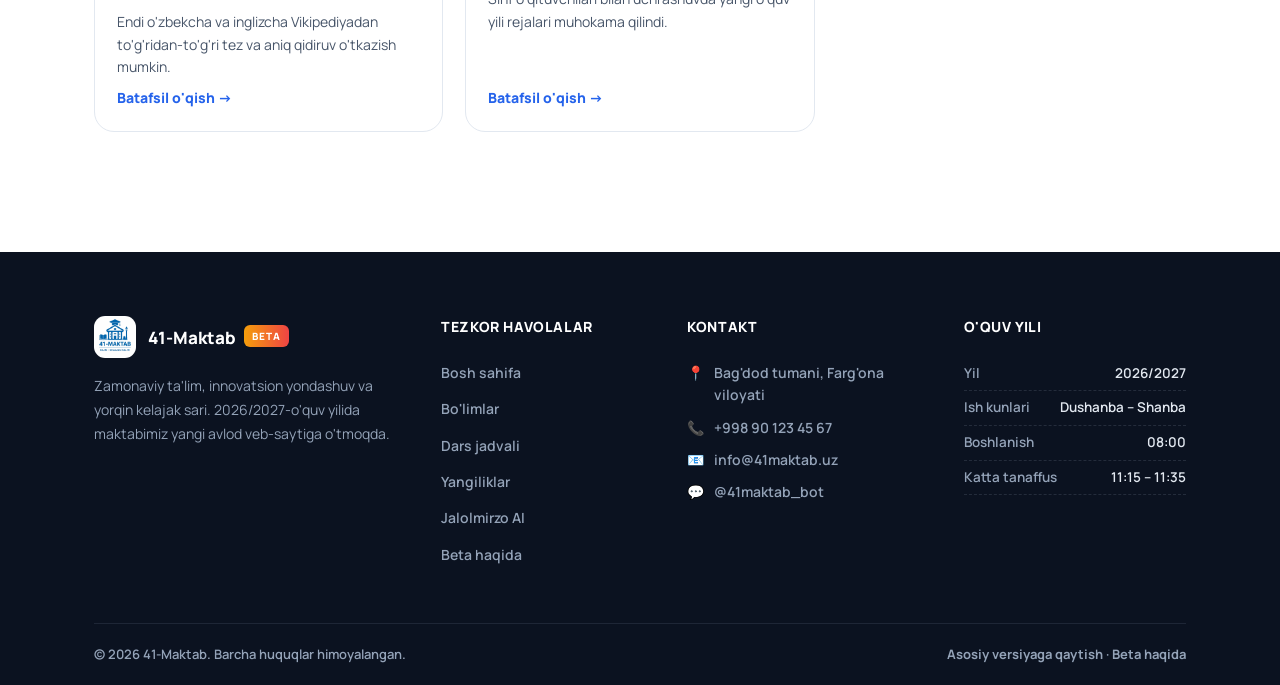
<file: beta/yangiliklar.html>
<!DOCTYPE html>
<html lang="uz">
<head>
  <meta charset="UTF-8">
  <meta name="viewport" content="width=device-width, initial-scale=1.0, viewport-fit=cover">
  <title>Yangiliklar | 41-Maktab 2.0</title>
  <link rel="icon" type="image/png" sizes="32x32" href="../images/favicon-32.png">
  <meta name="description" content="41-Maktab 2.0 — yangiliklar. Maktab hayoti, tadbirlar va muhim e'lonlar. 2026/2027 o'quv yili.">
  <meta property="og:title" content="Yangiliklar | 41-Maktab 2.0">
  <meta property="og:description" content="Maktabdagi yangi voqealar, tadbirlar va e'lonlar.">
  <meta property="og:image" content="https://41school.github.io/images/logo.png">
  <meta property="og:type" content="website">
  <meta property="og:url" content="https://41school.github.io/beta/yangiliklar.html">
  <meta property="og:site_name" content="41-Maktab">
  <link rel="preconnect" href="https://fonts.googleapis.com">
  <link rel="preconnect" href="https://fonts.gstatic.com" crossorigin>
  <link href="https://fonts.googleapis.com/css2?family=Manrope:wght@400;500;600;700;800&display=swap" rel="stylesheet">
  <link rel="stylesheet" href="style.css">
</head>
<body>

  <!-- TOP BAR -->
  <div class="topbar">
    <div class="container topbar-inner">
      <span>✨ 2026/2027-o'quv yili boshlandi</span>
      <span class="loc">📍 Farg'ona viloyati, Bag'dod tumani</span>
    </div>
  </div>

  <!-- HEADER -->
  <header class="site-header" id="siteHeader">
    <div class="container header-inner">
      <a href="index.html" class="brand">
        <img src="../images/logo.png" alt="41-Maktab logotipi">
        <div class="brand-text">
          <span class="brand-name">41-Maktab <span class="beta-chip">BETA</span></span>
          <span class="brand-tag">Bilim — kelajak kaliti</span>
        </div>
      </a>
      <nav class="main-nav" id="mainNav">
        <ul>
          <li class="nav-dropdown">
            <a href="index.html" class="nav-drop-btn">Asosiy
              <svg class="chev" width="13" height="13" viewBox="0 0 24 24" fill="none" stroke="currentColor" stroke-width="2.6" stroke-linecap="round" stroke-linejoin="round" aria-hidden="true"><polyline points="6 9 12 15 18 9"></polyline></svg>
            </a>
            <div class="nav-dropdown-menu">
              <a href="index.html"><span class="dd-ico">🏠</span>Asosiy</a>
              <a href="yangiliklar.html" class="active"><span class="dd-ico">📰</span>Yangiliklar</a>
              <a href="ai.html"><span class="dd-ico">🤖</span>Jalolmirzo AI</a>
            </div>
          </li>
        </ul>
      </nav>
      <div class="header-actions">
        <button class="nav-toggle" id="navToggle" aria-label="Menyu">
          <span></span><span></span><span></span>
        </button>
        <button class="icon-btn" id="darkToggle" aria-label="Tungi rejim">🌙</button>
      </div>
    </div>
  </header>
  <div class="nav-backdrop" id="navBackdrop"></div>

  <!-- SAHIFA HERO -->
  <section class="page-hero">
    <div class="hero-blobs" aria-hidden="true"></div>
    <div class="container">
      <span class="eyebrow">📢 Yangiliklar</span>
      <h1>Maktabdagi yangi voqealar</h1>
      <p>Oxirgi o'zgarishlar, tadbirlar va muhim e'lonlardan doim xabardor bo'ling.</p>
    </div>
  </section>

  <!-- YANGILIKLAR -->
  <section class="section np-section">
    <div class="container">
      <div class="np-toolbar reveal" id="npToolbar">
        <div class="np-filters" id="npFilters">
          <button class="np-chip active" data-cat="all">Barchasi</button>
          <button class="np-chip" data-cat="talim">📖 Ta'lim</button>
          <button class="np-chip" data-cat="texnologiya">💻 Texnologiya</button>
          <button class="np-chip" data-cat="tadbir">🎪 Tadbirot</button>
        </div>
        <span class="np-count" id="npCount"></span>
      </div>

      <div id="npLayout" aria-live="polite"></div>
    </div>
  </section>

  <!-- MODAL -->
  <div class="np-modal" id="npModal" aria-hidden="true">
    <div class="np-modal-backdrop" data-np-close></div>
    <div class="np-modal-card" role="dialog" aria-modal="true" aria-label="Yangilik batafsil">
      <button class="np-modal-close" data-np-close aria-label="Yopish">✕</button>
      <div class="np-modal-body" id="npModalBody"></div>
    </div>
  </div>

  <!-- FOOTER -->
  <footer class="footer">
    <div class="container">
      <div class="footer-grid">
        <div>
          <div class="f-brand">
            <img src="../images/logo.png" alt="41-Maktab">
            <b>41-Maktab <span class="beta-chip">BETA</span></b>
          </div>
          <p class="footer-about">
            Zamonaviy ta'lim, innovatsion yondashuv va yorqin kelajak sari.
            2026/2027-o'quv yilida maktabimiz yangi avlod veb-saytiga o'tmoqda.
          </p>
        </div>
        <div>
          <h4>Tezkor havolalar</h4>
          <div class="footer-links">
            <a href="index.html">Bosh sahifa</a>
            <a href="index.html#bolimlar">Bo'limlar</a>
            <a href="index.html#jadval">Dars jadvali</a>
            <a href="yangiliklar.html">Yangiliklar</a>
            <a href="ai.html">Jalolmirzo AI</a>
            <a href="info.html">Beta haqida</a>
          </div>
        </div>
        <div>
          <h4>Kontakt</h4>
          <ul class="footer-contact">
            <li>📍 <span>Bag'dod tumani, Farg'ona viloyati</span></li>
            <li>📞 <a href="tel:+998901234567">+998 90 123 45 67</a></li>
            <li>📧 <a href="mailto:info@41maktab.uz">info@41maktab.uz</a></li>
            <li>💬 <a href="https://t.me/maktabJalolmirzo_bot" target="_blank" rel="noopener noreferrer">@41maktab_bot</a></li>
          </ul>
        </div>
        <div>
          <h4>O'quv yili</h4>
          <ul class="f-meta">
            <li><span>Yil</span><span>2026/2027</span></li>
            <li><span>Ish kunlari</span><span>Dushanba – Shanba</span></li>
            <li><span>Boshlanish</span><span>08:00</span></li>
            <li><span>Katta tanaffus</span><span>11:15 – 11:35</span></li>
          </ul>
        </div>
      </div>
      <div class="footer-bottom">
        <span>© 2026 41-Maktab. Barcha huquqlar himoyalangan.</span>
        <span><a href="../index.html">Asosiy versiyaga qaytish</a> · <a href="info.html">Beta haqida</a></span>
      </div>
    </div>
  </footer>

  <script src="js/news.js"></script>
</body>
</html>
</file>
<file: css/style.css>
/* ============================================
   41-MAKTAB - TO'LIQ STIL FAYLI
   Zamonaviy va rangli dizayn
   ============================================ */

/* ===== ROOT O'ZGARUVCHILAR ===== */
:root {
  /* Asosiy ranglar - Binafsha va pushti palitrasi */
  --primary: #6366f1;        /* Binafsha-ko'k */
  --primary-dark: #4f46e5;    /* To'q binafsha */
  --primary-light: #818cf8;   /* Och binafsha */
  --secondary: #ec4899;       /* Pushti */
  --secondary-dark: #db2777;  /* To'q pushti */
  --secondary-light: #f472b6; /* Och pushti */
  --accent: #06b6d4;          /* Moviy */
  --accent-dark: #0891b2;     /* To'q moviy */
  
  /* Qo'shimcha ranglar */
  --success: #10b981;         /* Yashil */
  --warning: #f59e0b;         /* Sariq */
  --danger: #ef4444;          /* Qizil */
  --info: #3b82f6;            /* Ko'k */
  
  /* Neytral ranglar */
  --white: #ffffff;
  --gray-50: #f9fafb;
  --gray-100: #f3f4f6;
  --gray-200: #e5e7eb;
  --gray-300: #d1d5db;
  --gray-400: #9ca3af;
  --gray-500: #6b7280;
  --gray-600: #4b5563;
  --gray-700: #374151;
  --gray-800: #1f2937;
  --gray-900: #111827;
  
  /* Gradientlar */
  --gradient-primary: linear-gradient(135deg, #6366f1, #8b5cf6);
  --gradient-secondary: linear-gradient(135deg, #ec4899, #f43f5e);
  --gradient-accent: linear-gradient(135deg, #06b6d4, #3b82f6);
  --gradient-warm: linear-gradient(135deg, #f59e0b, #ef4444);
  --gradient-cool: linear-gradient(135deg, #10b981, #06b6d4);
  --gradient-mixed: linear-gradient(135deg, #6366f1, #ec4899, #06b6d4);
  --gradient-hero: linear-gradient(135deg, #667eea 0%, #764ba2 100%);
  --gradient-gold: linear-gradient(135deg, #fbbf24, #f59e0b);
  --radius-sm: 8px;
  --radius-md: 12px;
  --radius-lg: 16px;
  --radius-xl: 24px;
  --radius-full: 9999px;
  --safe-top: env(safe-area-inset-top, 0px);
  --safe-bottom: env(safe-area-inset-bottom, 0px);
  
  /* Fon ranglari */
  --bg-primary: #f0f2f5;
  --bg-secondary: #ffffff;
  --bg-gradient: linear-gradient(135deg, #667eea 0%, #764ba2 100%);
  --bg-soft: linear-gradient(135deg, #f5f7fa 0%, #c3cfe2 100%);
  
  /* Matn ranglari */
  --text-primary: #1f2937;
  --text-secondary: #4b5563;
  --text-muted: #6b7280;
  --text-light: #9ca3af;
  --text-white: #ffffff;
  
  /* O'lchamlar */
  --border-radius-sm: 8px;
  --border-radius-md: 12px;
  --border-radius-lg: 16px;
  --border-radius-xl: 24px;
  --border-radius-full: 9999px;
  
  /* Soyalar */
  --shadow-sm: 0 1px 2px 0 rgb(0 0 0 / 0.05);
  --shadow-md: 0 4px 6px -1px rgb(0 0 0 / 0.1);
  --shadow-lg: 0 10px 15px -3px rgb(0 0 0 / 0.1);
  --shadow-xl: 0 20px 25px -5px rgb(0 0 0 / 0.1);
  --shadow-2xl: 0 25px 50px -12px rgb(0 0 0 / 0.25);
  --shadow-colored: 0 10px 30px -5px rgba(99, 102, 241, 0.3);
  
  /* Animatsiyalar */
  --transition-fast: 150ms;
  --transition-base: 300ms;
  --transition-slow: 500ms;
  --transition-bounce: cubic-bezier(0.68, -0.55, 0.265, 1.55);
}

/* ===== UMUMIY STILLAR ===== */
* {
  margin: 0;
  padding: 0;
  box-sizing: border-box;
}

html {
  scroll-behavior: smooth;
}

body {
  font-family: 'Poppins', sans-serif;
  background: var(--bg-primary);
  color: var(--text-primary);
  line-height: 1.6;
  min-height: 100vh;
  position: relative;
}

/* Orqa fon animatsiyasi */
body::before {
  content: '';
  position: fixed;
  top: 0;
  left: 0;
  right: 0;
  bottom: 0;
  background: 
    radial-gradient(circle at 20% 20%, rgba(99, 102, 241, 0.03) 0%, transparent 40%),
    radial-gradient(circle at 80% 70%, rgba(236, 72, 153, 0.03) 0%, transparent 40%),
    radial-gradient(circle at 40% 80%, rgba(6, 182, 212, 0.03) 0%, transparent 40%);
  pointer-events: none;
  z-index: -1;
}

.container {
  width: 90%;
  max-width: 1280px;
  margin: 0 auto;
  position: relative;
}

/* ===== HEADER ===== */
.header {
  background: rgba(255, 255, 255, 0.85);
  backdrop-filter: blur(12px);
  -webkit-backdrop-filter: blur(12px);
  border-bottom: 1px solid rgba(99, 102, 241, 0.1);
  position: sticky;
  top: 0;
  z-index: 1000;
  box-shadow: var(--shadow-md);
}

.header-inner {
  display: flex;
  align-items: center;
  justify-content: space-between;
  padding: 12px 0;
}

/* Logo */
.logo {
  display: flex;
  align-items: center;
  gap: 15px;
}

.logo img {
  width: 55px;
  height: 55px;
  object-fit: cover;
  border-radius: var(--border-radius-lg);
  background: linear-gradient(135deg, var(--primary-light), var(--secondary-light));
  padding: 6px;
  border: 2px solid transparent;
  background-clip: padding-box;
  transition: all var(--transition-base) ease;
  box-shadow: var(--shadow-md);
}

.logo:hover img {
  transform: rotate(5deg) scale(1.05);
  border-color: var(--primary);
}

.brand h1 {
  font-size: 26px;
  font-weight: 700;
  background: var(--gradient-mixed);
  -webkit-background-clip: text;
  -webkit-text-fill-color: transparent;
  line-height: 1.2;
}

.brand p {
  font-size: 12px;
  font-weight: 500;
  color: var(--text-muted);
  text-transform: uppercase;
  letter-spacing: 2px;
}

/* Navigatsiya */
.nav {
  margin-left: auto;
  margin-right: 30px;
}

.nav ul {
  display: flex;
  list-style: none;
  gap: 8px;
}

.nav ul li a {
  text-decoration: none;
  color: var(--text-primary);
  font-weight: 500;
  font-size: 15px;
  padding: 10px 18px;
  border-radius: var(--border-radius-full);
  transition: all var(--transition-base) ease;
  position: relative;
  overflow: hidden;
  z-index: 1;
}

.nav ul li a::before {
  content: '';
  position: absolute;
  top: 50%;
  left: 50%;
  transform: translate(-50%, -50%) scale(0);
  width: 100%;
  height: 100%;
  background: var(--gradient-primary);
  border-radius: var(--border-radius-full);
  z-index: -1;
  transition: transform var(--transition-base) var(--transition-bounce);
}

.nav ul li a:hover::before,
.nav ul li a.active::before {
  transform: translate(-50%, -50%) scale(1);
}

.nav ul li a:hover,
.nav ul li a.active {
  color: var(--text-white);
}

/* Nav Tools */
.nav-tools {
  display: flex;
  align-items: center;
  gap: 15px;
}

.search-box {
  display: none; /* Olib tashlandi — foydali emas */
}

.dark-btn {
  background: var(--gradient-primary);
  color: var(--white);
  border: none;
  border-radius: 50%;
  width: 42px;
  height: 42px;
  font-size: 20px;
  cursor: pointer;
  transition: all var(--transition-base) ease;
  display: flex;
  align-items: center;
  justify-content: center;
  box-shadow: var(--shadow-md);
}

.dark-btn:hover {
  transform: scale(1.1) rotate(15deg);
  box-shadow: var(--shadow-colored);
}

/* ===== HERO SECTION ===== */
.hero {
  background: var(--gradient-hero);
  color: var(--white);
  padding: 70px 0 50px;
  position: relative;
  overflow: hidden;
}

/* Hero orqa fon shakllari */
.hero-bg-shapes {
  position: absolute;
  top: 0; left: 0; right: 0; bottom: 0;
  overflow: hidden;
  z-index: 0;
}

.shape {
  position: absolute;
  border-radius: 50%;
  background: rgba(255, 255, 255, 0.08);
  animation: float 20s ease-in-out infinite;
}

.shape-1 { width: 400px; height: 400px; top: -100px; right: -50px; }
.shape-2 { width: 300px; height: 300px; bottom: -80px; left: -60px; animation-delay: -7s; animation-duration: 25s; }
.shape-3 { width: 200px; height: 200px; top: 50%; left: 50%; transform: translate(-50%, -50%); animation-delay: -14s; animation-duration: 18s; }

@keyframes float {
  0%, 100% { transform: translate(0, 0) rotate(0deg); }
  25% { transform: translate(30px, -20px) rotate(5deg); }
  50% { transform: translate(-20px, -40px) rotate(-5deg); }
  75% { transform: translate(-30px, 10px) rotate(3deg); }
}

.hero-content {
  display: flex;
  align-items: center;
  justify-content: space-between;
  gap: 50px;
  position: relative;
  z-index: 1;
}

.hero-text {
  flex: 1;
}

.hero-text .hero-location {
  display: inline-block;
  background: rgba(255,255,255,0.2);
  backdrop-filter: blur(5px);
  padding: 8px 16px;
  border-radius: var(--border-radius-full);
  font-size: 14px;
  margin-bottom: 20px;
  border: 1px solid rgba(255,255,255,0.3);
}

.hero-text h1 {
  font-size: 48px;
  font-weight: 700;
  line-height: 1.2;
  margin-bottom: 20px;
  animation: slideInLeft 1s ease;
}

.hero-text p {
  font-size: 18px;
  opacity: 0.95;
  margin-bottom: 30px;
  animation: slideInLeft 1s ease 0.2s both;
}

@keyframes slideInLeft {
  from {
    opacity: 0;
    transform: translateX(-30px);
  }
  to {
    opacity: 1;
    transform: translateX(0);
  }
}

.hero-img {
  flex: 1;
  display: flex;
  justify-content: center;
  animation: float 6s ease-in-out infinite;
}

.hero-img img {
  max-width: 100%;
  width: 280px;
  height: auto;
  border-radius: 30% 70% 70% 30% / 30% 30% 70% 70%;
  box-shadow: var(--shadow-2xl);
  border: 4px solid rgba(255,255,255,0.3);
}

/* ===== BUTTONS ===== */
.btn {
  display: inline-block;
  padding: 12px 28px;
  border-radius: var(--border-radius-full);
  font-weight: 600;
  font-size: 15px;
  text-decoration: none;
  transition: all var(--transition-base) var(--transition-bounce);
  border: none;
  cursor: pointer;
  position: relative;
  overflow: hidden;
  z-index: 1;
}

.btn::before {
  content: '';
  position: absolute;
  top: 50%;
  left: 50%;
  transform: translate(-50%, -50%) scale(0);
  width: 100%;
  height: 100%;
  background: rgba(255,255,255,0.2);
  border-radius: inherit;
  z-index: -1;
  transition: transform var(--transition-base) var(--transition-bounce);
}

.btn:hover::before {
  transform: translate(-50%, -50%) scale(1);
}

.btn-primary {
  background: var(--gradient-primary);
  color: var(--white);
  box-shadow: 0 8px 20px -8px var(--primary);
}

.btn-secondary {
  background: var(--gradient-secondary);
  color: var(--white);
  box-shadow: 0 8px 20px -8px var(--secondary);
}

.btn-accent {
  background: var(--gradient-accent);
  color: var(--white);
  box-shadow: 0 8px 20px -8px var(--accent);
}

.btn-outline {
  background: transparent;
  color: var(--primary);
  border: 2px solid var(--primary);
}

.btn-outline:hover {
  background: var(--gradient-primary);
  color: var(--white);
  border-color: transparent;
}

.btn:hover {
  transform: translateY(-2px);
  box-shadow: var(--shadow-xl);
}

/* ===== ABOUT SECTION ===== */
.about {
  padding: 80px 0;
  text-align: center;
  background: var(--white);
  position: relative;
}

.about h2 {
  font-size: 36px;
  font-weight: 700;
  margin-bottom: 20px;
  background: var(--gradient-primary);
  -webkit-background-clip: text;
  -webkit-text-fill-color: transparent;
}

.about p {
  max-width: 800px;
  margin: 0 auto;
  font-size: 18px;
  color: var(--text-secondary);
  line-height: 1.8;
}

.about strong {
  color: var(--primary);
}

/* ============================================
   PAGE TITLE - BARCHA SAHIFALAR UCHUN
   ============================================ */

/* Asosiy stillar */
.page-title {
  padding: 80px 0 60px;
  text-align: center;
  position: relative;
  overflow: hidden;
  color: white;
}

.page-title .container {
  position: relative;
  z-index: 10;
}

.page-title h1 {
  font-size: 48px;
  font-weight: 800;
  margin-bottom: 15px;
  text-shadow: 0 4px 15px rgba(0, 0, 0, 0.3);
  animation: titleSlideDown 0.8s ease;
}

.page-title p {
  font-size: 20px;
  max-width: 600px;
  margin: 0 auto;
  line-height: 1.6;
  opacity: 0.95;
  text-shadow: 0 2px 8px rgba(0, 0, 0, 0.2);
  animation: titleSlideUp 0.8s ease 0.2s both;
}

/* Animatsiyalar */
@keyframes titleSlideDown {
  from {
    opacity: 0;
    transform: translateY(-30px);
  }
  to {
    opacity: 1;
    transform: translateY(0);
  }
}

@keyframes titleSlideUp {
  from {
    opacity: 0;
    transform: translateY(30px);
  }
  to {
    opacity: 1;
    transform: translateY(0);
  }
}

/* SAHIFALARGA MOS RANGLAR */

/* Yangiliklar sahifasi */
.page-title.news-title {
  background: linear-gradient(135deg, #2563eb, #7c3aed, #db2777);
}

/* Loyihalar sahifasi */
.page-title.projects-title {
  background: linear-gradient(135deg, #059669, #10b981, #34d399);
}

/* Testlar sahifasi */
.page-title.test-title {
  background: linear-gradient(135deg, #d97706, #f59e0b, #fbbf24);
}

/* Aloqa sahifasi */
.page-title.contact-title {
  background: linear-gradient(135deg, #7c3aed, #8b5cf6, #a78bfa);
}

/* ORQA FON EFFEKTLARI (barcha sahifalar uchun bir xil) */

/* Geometrik shakllar */
.page-title::before {
  content: '';
  position: absolute;
  top: -50%;
  left: -10%;
  width: 300px;
  height: 300px;
  background: radial-gradient(circle, rgba(255,255,255,0.15) 0%, transparent 70%);
  border-radius: 50%;
  animation: float 20s ease-in-out infinite;
  z-index: 1;
}

.page-title::after {
  content: '';
  position: absolute;
  bottom: -50%;
  right: -10%;
  width: 350px;
  height: 350px;
  background: radial-gradient(circle, rgba(255,255,255,0.15) 0%, transparent 70%);
  border-radius: 50%;
  animation: floatReverse 25s ease-in-out infinite;
  z-index: 1;
}

/* Floating element */
.page-title .floating-element {
  position: absolute;
  top: 20%;
  left: 5%;
  width: 200px;
  height: 200px;
  background: radial-gradient(circle, rgba(255,255,255,0.1) 0%, transparent 70%);
  border-radius: 50%;
  animation: float 15s ease-in-out infinite reverse;
  z-index: 1;
}

/* Chiziqli naqsh */
.page-title .pattern {
  position: absolute;
  top: 0;
  left: 0;
  right: 0;
  bottom: 0;
  background-image: url('data:image/svg+xml;utf8,<svg xmlns="http://www.w3.org/2000/svg" width="100" height="100" viewBox="0 0 100 100"><path d="M10,50 Q30,30 50,50 T90,50" stroke="rgba(255,255,255,0.05)" fill="none" stroke-width="2"/></svg>');
  background-size: 50px 50px;
  animation: movePattern 30s linear infinite;
  z-index: 1;
}

@keyframes float {
  0%, 100% {
    transform: translate(0, 0) rotate(0deg);
  }
  50% {
    transform: translate(30px, -30px) rotate(10deg);
  }
}

@keyframes floatReverse {
  0%, 100% {
    transform: translate(0, 0) rotate(0deg);
  }
  50% {
    transform: translate(-30px, 30px) rotate(-10deg);
  }
}

@keyframes movePattern {
  from {
    background-position: 0 0;
  }
  to {
    background-position: 100px 100px;
  }
}

/* MOBIL VERSIYA */
@media (max-width: 768px) {
  .page-title {
    padding: 60px 0 40px;
  }
  
  .page-title h1 {
    font-size: 36px;
  }
  
  .page-title p {
    font-size: 18px;
    padding: 0 20px;
  }
  
  .page-title::before,
  .page-title::after,
  .page-title .floating-element {
    width: 200px;
    height: 200px;
  }
}

@media (max-width: 480px) {
  .page-title {
    padding: 50px 0 30px;
  }
  
  .page-title h1 {
    font-size: 28px;
  }
  
  .page-title p {
    font-size: 16px;
  }
  
  .page-title::before,
  .page-title::after,
  .page-title .floating-element {
    width: 150px;
    height: 150px;
  }
}

/* DARK MODE */
body.dark .page-title::before,
body.dark .page-title::after,
body.dark .page-title .floating-element {
  opacity: 0.2;
}

/* ===== NEWS SECTION ===== */
.news {
  padding: 80px 0;
  background: var(--bg-primary);
}

.news-grid {
  display: grid;
  grid-template-columns: repeat(auto-fit, minmax(340px, 1fr));
  gap: 30px;
}

.news-card {
  background: var(--white);
  border-radius: var(--border-radius-xl);
  overflow: hidden;
  box-shadow: var(--shadow-lg);
  transition: all var(--transition-base) var(--transition-bounce);
  position: relative;
}

.news-card:hover {
  transform: translateY(-10px) scale(1.02);
  box-shadow: var(--shadow-2xl), 0 0 0 2px var(--primary-light);
}

.news-card img {
  width: 100%;
  height: 220px;
  object-fit: cover;
  transition: transform var(--transition-slow) ease;
}

.news-card:hover img {
  transform: scale(1.1);
}

.news-body {
  padding: 25px;
  position: relative;
}

.news-body::before {
  content: '';
  position: absolute;
  top: -20px;
  left: 25px;
  width: 40px;
  height: 40px;
  background: var(--gradient-primary);
  border-radius: 50%;
  border: 4px solid var(--white);
}

.news-body h3 {
  color: var(--text-primary);
  font-size: 22px;
  font-weight: 600;
  margin-bottom: 10px;
  padding-top: 10px;
}

.news-body p {
  color: var(--text-secondary);
  font-size: 15px;
  line-height: 1.7;
  margin-bottom: 15px;
}

.news-body time {
  display: inline-block;
  font-size: 14px;
  color: var(--text-muted);
  background: var(--gray-100);
  padding: 5px 12px;
  border-radius: var(--border-radius-full);
}

/* ===== PROJECTS SECTION ===== */
.projects {
  padding: 80px 0;
  background: linear-gradient(135deg, #f6f9fc 0%, #edf2f9 100%);
  position: relative;
  overflow: hidden;
}

.projects-grid {
  display: grid;
  grid-template-columns: repeat(auto-fit, minmax(340px, 1fr));
  gap: 30px;
}

.project-card {
  background: var(--white);
  border-radius: var(--border-radius-xl);
  overflow: hidden;
  box-shadow: var(--shadow-lg);
  transition: all var(--transition-base) var(--transition-bounce);
  position: relative;
  display: flex;
  flex-direction: column;
  height: 100%;
}

.project-card::before {
  content: '';
  position: absolute;
  top: 0;
  left: 0;
  right: 0;
  height: 4px;
  background: var(--gradient-mixed);
  background-size: 200% 100%;
  animation: gradientMove 3s ease infinite;
  z-index: 1;
}

@keyframes gradientMove {
  0% { background-position: 0% 50%; }
  50% { background-position: 100% 50%; }
  100% { background-position: 0% 50%; }
}

.project-card:hover {
  transform: translateY(-12px) scale(1.02);
  box-shadow: var(--shadow-2xl), 0 0 0 3px rgba(99, 102, 241, 0.1);
}

.project-card img {
  width: 100%;
  height: 220px;
  object-fit: cover;
  transition: transform var(--transition-slow) ease;
}

.project-card:hover img {
  transform: scale(1.08);
}

.project-body {
  padding: 25px;
  text-align: center;
  flex: 1;
  display: flex;
  flex-direction: column;
  position: relative;
}

.project-body h3 {
  color: var(--text-primary);
  font-size: 24px;
  font-weight: 700;
  margin-bottom: 12px;
  position: relative;
  display: inline-block;
  padding-bottom: 8px;
}

.project-body h3::after {
  content: '';
  position: absolute;
  bottom: 0;
  left: 50%;
  transform: translateX(-50%);
  width: 0;
  height: 3px;
  background: var(--gradient-primary);
  transition: width var(--transition-base) ease;
  border-radius: var(--border-radius-full);
}

.project-card:hover h3::after {
  width: 60px;
}

.project-body p {
  color: var(--text-secondary);
  font-size: 15px;
  line-height: 1.7;
  margin-bottom: 20px;
  flex: 1;
}

.project-body .btn {
  align-self: center;
  background: var(--gradient-primary);
  color: var(--white);
  padding: 10px 24px;
  font-size: 14px;
}

/* ============================================
   TEST BO'LIMI STILLARI
   ============================================ */

.test-section {
  padding: 60px 0 100px;
  background: linear-gradient(135deg, #f8fafc 0%, #f1f5f9 100%);
  min-height: 80vh;
  position: relative;
  overflow: hidden;
}

.test-section::before {
  content: '';
  position: absolute;
  top: -100px;
  right: -100px;
  width: 400px;
  height: 400px;
  background: radial-gradient(circle, rgba(37, 99, 235, 0.03) 0%, transparent 70%);
  border-radius: 50%;
  z-index: 0;
}

.test-section::after {
  content: '';
  position: absolute;
  bottom: -100px;
  left: -100px;
  width: 350px;
  height: 350px;
  background: radial-gradient(circle, rgba(124, 58, 237, 0.03) 0%, transparent 70%);
  border-radius: 50%;
  z-index: 0;
}

/* Section Header */
.test-section .section-header {
  text-align: center;
  margin-bottom: 50px;
  position: relative;
  z-index: 1;
}

.test-section .section-title {
  font-size: 42px;
  font-weight: 700;
  background: linear-gradient(135deg, #2563eb, #7c3aed, #db2777);
  -webkit-background-clip: text;
  -webkit-text-fill-color: transparent;
  margin-bottom: 15px;
  position: relative;
  display: inline-block;
}

.test-section .section-title::after {
  content: '';
  position: absolute;
  bottom: -10px;
  left: 50%;
  transform: translateX(-50%);
  width: 80px;
  height: 4px;
  background: linear-gradient(90deg, #2563eb, #7c3aed, #db2777);
  border-radius: 2px;
}

.test-section .section-description {
  font-size: 18px;
  color: #4b5563;
  max-width: 600px;
  margin: 20px auto 0;
}

/* Class Selector (dars jadvalidagidek) */
.test-section .class-selector {
  background: rgba(255, 255, 255, 0.9);
  backdrop-filter: blur(10px);
  border: 1px solid rgba(37, 99, 235, 0.1);
  border-radius: 20px;
  padding: 30px;
  margin-bottom: 40px;
  box-shadow: 0 20px 40px -15px rgba(37, 99, 235, 0.2);
  position: relative;
  z-index: 1;
}

.test-section .selector-label {
  display: flex;
  align-items: center;
  gap: 12px;
  margin-bottom: 25px;
  font-size: 20px;
  font-weight: 600;
  color: #1e293b;
}

.test-section .label-icon {
  font-size: 28px;
  background: linear-gradient(135deg, #2563eb, #7c3aed);
  width: 48px;
  height: 48px;
  display: flex;
  align-items: center;
  justify-content: center;
  border-radius: 50%;
  color: white;
  box-shadow: 0 10px 20px -5px rgba(37, 99, 235, 0.3);
}

.test-section .class-buttons {
  display: flex;
  flex-wrap: wrap;
  gap: 15px;
  justify-content: center;
}

.test-section .class-btn {
  background: white;
  border: 2px solid #e2e8f0;
  border-radius: 40px;
  padding: 14px 28px;
  font-size: 17px;
  font-weight: 600;
  color: #1e293b;
  cursor: pointer;
  transition: all 0.3s cubic-bezier(0.4, 0, 0.2, 1);
  min-width: 100px;
  position: relative;
  overflow: hidden;
  z-index: 1;
}

.test-section .class-btn::before {
  content: '';
  position: absolute;
  top: 0;
  left: 0;
  right: 0;
  bottom: 0;
  background: linear-gradient(135deg, #2563eb, #7c3aed, #db2777);
  opacity: 0;
  z-index: -1;
  transition: opacity 0.3s ease;
}

.test-section .class-btn:hover {
  transform: translateY(-3px);
  border-color: transparent;
  color: white;
  box-shadow: 0 15px 25px -8px rgba(37, 99, 235, 0.4);
}

.test-section .class-btn:hover::before {
  opacity: 1;
}

.test-section .class-btn.active {
  background: linear-gradient(135deg, #2563eb, #7c3aed);
  border-color: transparent;
  color: white;
  box-shadow: 0 15px 25px -8px rgba(37, 99, 235, 0.4);
}

/* Subjects Grid */
.subjects-grid {
  display: grid;
  grid-template-columns: repeat(auto-fit, minmax(280px, 1fr));
  gap: 25px;
  margin-top: 30px;
  position: relative;
  z-index: 1;
}

.subject-card {
  background: white;
  border-radius: 20px;
  padding: 30px 20px;
  text-align: center;
  cursor: pointer;
  transition: all 0.3s cubic-bezier(0.4, 0, 0.2, 1);
  border: 2px solid transparent;
  position: relative;
  overflow: hidden;
  box-shadow: 0 10px 25px -8px rgba(0, 0, 0, 0.1);
}

.subject-card::before {
  content: '';
  position: absolute;
  top: 0;
  left: 0;
  right: 0;
  height: 4px;
  background: linear-gradient(90deg, #2563eb, #7c3aed, #db2777);
  transform: translateX(-100%);
  transition: transform 0.5s ease;
}

.subject-card:hover::before {
  transform: translateX(0);
}

.subject-card:hover {
  transform: translateY(-8px) scale(1.02);
  border-color: #2563eb;
  box-shadow: 0 20px 30px -10px rgba(37, 99, 235, 0.3);
}

.subject-icon {
  font-size: 48px;
  margin-bottom: 15px;
  display: inline-block;
  background: linear-gradient(135deg, #2563eb, #7c3aed);
  width: 80px;
  height: 80px;
  line-height: 80px;
  text-align: center;
  border-radius: 50%;
  color: white;
  box-shadow: 0 10px 20px -5px rgba(37, 99, 235, 0.3);
}

.subject-card h3 {
  font-size: 24px;
  font-weight: 700;
  color: #1e293b;
  margin-bottom: 10px;
}

.subject-card p {
  color: #4b5563;
  font-size: 15px;
  margin-bottom: 20px;
  line-height: 1.6;
}

.subject-info {
  display: flex;
  justify-content: center;
  gap: 20px;
  margin-top: 15px;
}

.subject-info span {
  background: #f1f5f9;
  padding: 6px 15px;
  border-radius: 30px;
  font-size: 14px;
  color: #2563eb;
  font-weight: 500;
}

/* Large Test Card */
.subject-card.large-test {
  background: linear-gradient(135deg, #2563eb, #7c3aed);
  grid-column: span 2;
}

.subject-card.large-test h3,
.subject-card.large-test p {
  color: white;
}

.subject-card.large-test .subject-icon {
  background: white;
  color: #2563eb;
}

.subject-card.large-test .subject-info span {
  background: rgba(255, 255, 255, 0.2);
  color: white;
}

/* Student Info Form */
.student-info-form {
  max-width: 500px;
  margin: 40px auto;
  position: relative;
  z-index: 1;
  animation: slideUp 0.5s ease;
}

.form-card {
  background: white;
  border-radius: 30px;
  padding: 40px;
  box-shadow: 0 25px 50px -12px rgba(37, 99, 235, 0.25);
  border: 1px solid rgba(37, 99, 235, 0.1);
}

.form-header {
  display: flex;
  align-items: center;
  gap: 15px;
  margin-bottom: 30px;
}

.form-icon {
  font-size: 32px;
  background: linear-gradient(135deg, #2563eb, #7c3aed);
  width: 60px;
  height: 60px;
  display: flex;
  align-items: center;
  justify-content: center;
  border-radius: 50%;
  color: white;
}

.form-header h3 {
  font-size: 28px;
  font-weight: 700;
  background: linear-gradient(135deg, #2563eb, #7c3aed);
  -webkit-background-clip: text;
  -webkit-text-fill-color: transparent;
}

.input-group {
  margin-bottom: 25px;
}

.input-group label {
  display: block;
  margin-bottom: 8px;
  color: #1e293b;
  font-weight: 600;
  font-size: 16px;
}

.input-group input {
  width: 100%;
  padding: 16px 20px;
  border: 2px solid #e2e8f0;
  border-radius: 15px;
  font-size: 16px;
  transition: all 0.3s ease;
  background: #f8fafc;
}

.input-group input:focus {
  outline: none;
  border-color: #2563eb;
  box-shadow: 0 0 0 4px rgba(37, 99, 235, 0.1);
  background: white;
}

.form-actions {
  display: flex;
  gap: 15px;
  margin-top: 35px;
}

.test-section .form-actions .btn {
  padding: 14px 28px;
  border: none;
  border-radius: 40px;
  font-size: 16px;
  font-weight: 600;
  cursor: pointer;
  transition: all 0.3s ease;
  flex: 1;
}

.test-section .form-actions .btn-primary {
  background: linear-gradient(135deg, #2563eb, #7c3aed);
  color: white;
  box-shadow: 0 10px 20px -5px rgba(37, 99, 235, 0.3);
}

.test-section .form-actions .btn-primary:hover {
  transform: translateY(-2px);
  box-shadow: 0 15px 25px -8px rgba(37, 99, 235, 0.4);
}

.test-section .form-actions .btn-secondary {
  background: #f1f5f9;
  color: #1e293b;
  border: 2px solid #e2e8f0;
}

.test-section .form-actions .btn-secondary:hover {
  background: #e2e8f0;
  transform: translateY(-2px);
}

/* Test Container */
.test-container {
  background: white;
  border-radius: 30px;
  padding: 40px;
  box-shadow: 0 25px 50px -12px rgba(37, 99, 235, 0.25);
  margin-top: 30px;
  animation: slideUp 0.5s ease;
  position: relative;
  z-index: 1;
}

.test-header {
  display: flex;
  justify-content: space-between;
  align-items: center;
  margin-bottom: 30px;
  padding-bottom: 20px;
  border-bottom: 2px solid #f1f5f9;
  flex-wrap: wrap;
  gap: 15px;
}

.test-header h2 {
  font-size: 28px;
  font-weight: 700;
  background: linear-gradient(135deg, #2563eb, #7c3aed);
  -webkit-background-clip: text;
  -webkit-text-fill-color: transparent;
}

.test-progress {
  display: flex;
  align-items: center;
  gap: 15px;
  background: #f8fafc;
  padding: 10px 20px;
  border-radius: 40px;
  border: 1px solid #e2e8f0;
}

.progress-bar {
  width: 150px;
  height: 10px;
  background: #e2e8f0;
  border-radius: 10px;
  overflow: hidden;
}

.progress-fill {
  height: 100%;
  background: linear-gradient(90deg, #2563eb, #7c3aed, #db2777);
  border-radius: 10px;
  transition: width 0.3s ease;
}

.test-timer {
  font-size: 18px;
  font-weight: 600;
  color: #2563eb;
  background: #f8fafc;
  padding: 10px 20px;
  border-radius: 40px;
  border: 1px solid #e2e8f0;
}

.exit-btn {
  background: #fee2e2;
  color: #ef4444;
  border: 2px solid #fecaca;
  padding: 10px 20px;
  border-radius: 40px;
  font-size: 15px;
  font-weight: 600;
  cursor: pointer;
  transition: all 0.3s ease;
}

.exit-btn:hover {
  background: #ef4444;
  color: white;
  border-color: #ef4444;
  transform: translateY(-2px);
}

/* Question Container */
.question-container {
  margin-bottom: 30px;
}

.question-card {
  background: #f8fafc;
  border-radius: 20px;
  padding: 30px;
  border: 2px solid #e2e8f0;
}

.question-number {
  display: inline-block;
  background: linear-gradient(135deg, #2563eb, #7c3aed);
  color: white;
  padding: 8px 20px;
  border-radius: 30px;
  font-size: 15px;
  font-weight: 600;
  margin-bottom: 20px;
}

.question-text {
  font-size: 22px;
  font-weight: 600;
  color: #1e293b;
  margin-bottom: 30px;
  line-height: 1.5;
}

.answers-grid {
  display: flex;
  flex-direction: column;
  gap: 15px;
}

.answer-option {
  background: white;
  border: 2px solid #e2e8f0;
  border-radius: 15px;
  padding: 18px 25px;
  cursor: pointer;
  transition: all 0.3s ease;
  display: flex;
  align-items: center;
  gap: 15px;
}

.answer-option:hover {
  border-color: #2563eb;
  transform: translateX(5px);
  box-shadow: 0 5px 15px rgba(37, 99, 235, 0.1);
}

.answer-option input[type="radio"] {
  width: 20px;
  height: 20px;
  accent-color: #2563eb;
}

.answer-option.selected {
  border-color: #2563eb;
  background: linear-gradient(135deg, rgba(37, 99, 235, 0.05), rgba(124, 58, 237, 0.05));
}

.answer-option.correct {
  border-color: #10b981;
  background: rgba(16, 185, 129, 0.1);
}

.answer-option.incorrect {
  border-color: #ef4444;
  background: rgba(239, 68, 68, 0.1);
}

/* Test Navigation */
.test-navigation {
  display: flex;
  justify-content: center;
  gap: 15px;
  margin-top: 30px;
}

.nav-btn {
  padding: 14px 32px;
  border: none;
  border-radius: 40px;
  font-size: 16px;
  font-weight: 600;
  cursor: pointer;
  transition: all 0.3s ease;
}

.prev-btn {
  background: #f1f5f9;
  color: #1e293b;
  border: 2px solid #e2e8f0;
}

.prev-btn:hover:not(:disabled) {
  background: #e2e8f0;
  transform: translateX(-3px);
}

.next-btn {
  background: linear-gradient(135deg, #2563eb, #7c3aed);
  color: white;
  box-shadow: 0 10px 20px -5px rgba(37, 99, 235, 0.3);
}

.next-btn:hover {
  transform: translateX(3px);
  box-shadow: 0 15px 25px -8px rgba(37, 99, 235, 0.4);
}

.finish-btn {
  background: linear-gradient(135deg, #10b981, #059669);
  color: white;
  box-shadow: 0 10px 20px -5px rgba(16, 185, 129, 0.3);
}

.finish-btn:hover {
  transform: scale(1.05);
  box-shadow: 0 15px 25px -8px rgba(16, 185, 129, 0.4);
}

.nav-btn:disabled {
  opacity: 0.5;
  cursor: not-allowed;
  transform: none !important;
}

/* Results Container */
.results-container {
  max-width: 700px;
  margin: 40px auto;
  position: relative;
  z-index: 1;
  animation: scaleIn 0.5s ease;
}

@keyframes scaleIn {
  from {
    opacity: 0;
    transform: scale(0.9);
  }
  to {
    opacity: 1;
    transform: scale(1);
  }
}

.results-card {
  background: white;
  border-radius: 30px;
  padding: 50px;
  box-shadow: 0 25px 50px -12px rgba(37, 99, 235, 0.3);
  text-align: center;
  border: 1px solid rgba(37, 99, 235, 0.1);
}

.results-header {
  margin-bottom: 30px;
}

.results-icon {
  font-size: 64px;
  background: linear-gradient(135deg, #2563eb, #7c3aed);
  width: 100px;
  height: 100px;
  display: flex;
  align-items: center;
  justify-content: center;
  border-radius: 50%;
  margin: 0 auto 20px;
  color: white;
  box-shadow: 0 15px 30px -8px rgba(37, 99, 235, 0.3);
}

.results-header h2 {
  font-size: 36px;
  font-weight: 700;
  background: linear-gradient(135deg, #2563eb, #7c3aed);
  -webkit-background-clip: text;
  -webkit-text-fill-color: transparent;
}

.score-display {
  display: flex;
  align-items: center;
  justify-content: center;
  gap: 40px;
  margin-bottom: 40px;
  flex-wrap: wrap;
}

.score-circle {
  width: 150px;
  height: 150px;
  border-radius: 50%;
  background: linear-gradient(135deg, #2563eb, #7c3aed);
  display: flex;
  align-items: center;
  justify-content: center;
  color: white;
  font-size: 36px;
  font-weight: 700;
  box-shadow: 0 20px 30px -10px rgba(37, 99, 235, 0.3);
  position: relative;
}

.score-circle::before {
  content: '';
  position: absolute;
  top: -5px;
  left: -5px;
  right: -5px;
  bottom: -5px;
  border-radius: 50%;
  background: linear-gradient(135deg, #2563eb, #7c3aed);
  opacity: 0.3;
  z-index: -1;
  animation: pulse 2s infinite;
}

@keyframes pulse {
  0%, 100% { transform: scale(1); opacity: 0.3; }
  50% { transform: scale(1.1); opacity: 0.5; }
}

.score-details {
  text-align: left;
}

.score-details p {
  font-size: 18px;
  margin-bottom: 12px;
  color: #1e293b;
}

.score-details strong {
  color: #2563eb;
  font-size: 24px;
  margin-left: 8px;
}

/* Results Analysis */
.results-analysis {
  background: #f8fafc;
  border-radius: 20px;
  padding: 25px;
  margin-bottom: 30px;
}

.results-analysis h3 {
  font-size: 22px;
  color: #1e293b;
  margin-bottom: 20px;
  text-align: left;
}

.analysis-item {
  display: flex;
  align-items: center;
  gap: 15px;
  margin-bottom: 15px;
}

.analysis-item .label {
  min-width: 120px;
  font-weight: 600;
  color: #1e293b;
}

.analysis-item .progress-bar {
  flex: 1;
  height: 20px;
  background: #e2e8f0;
  border-radius: 10px;
  overflow: hidden;
}

.correct-bar {
  background: linear-gradient(90deg, #10b981, #34d399);
}

.incorrect-bar {
  background: linear-gradient(90deg, #ef4444, #f87171);
}

.analysis-item span:last-child {
  min-width: 50px;
  font-weight: 600;
  color: #2563eb;
}

/* Results Message */
.results-message {
  margin: 30px 0;
  padding: 20px;
  border-radius: 15px;
  font-size: 18px;
  font-weight: 600;
}

.results-message.excellent {
  background: linear-gradient(135deg, #10b981, #059669);
  color: white;
}

.results-message.good {
  background: linear-gradient(135deg, #3b82f6, #2563eb);
  color: white;
}

.results-message.average {
  background: linear-gradient(135deg, #f59e0b, #d97706);
  color: white;
}

.results-message.poor {
  background: linear-gradient(135deg, #ef4444, #dc2626);
  color: white;
}

/* Results Actions */
.results-actions {
  display: flex;
  justify-content: center;
  gap: 15px;
  margin-top: 30px;
  flex-wrap: wrap;
}

.action-btn {
  padding: 14px 28px;
  border: none;
  border-radius: 40px;
  font-size: 16px;
  font-weight: 600;
  cursor: pointer;
  transition: all 0.3s ease;
  display: flex;
  align-items: center;
  gap: 8px;
}

.restart-btn {
  background: linear-gradient(135deg, #2563eb, #7c3aed);
  color: white;
  box-shadow: 0 10px 20px -5px rgba(37, 99, 235, 0.3);
}

.restart-btn:hover {
  transform: translateY(-3px);
  box-shadow: 0 15px 25px -8px rgba(37, 99, 235, 0.4);
}

.back-btn {
  background: #f1f5f9;
  color: #1e293b;
  border: 2px solid #e2e8f0;
}

.back-btn:hover {
  background: #e2e8f0;
  transform: translateY(-3px);
}

.details-btn {
  background: #10b981;
  color: white;
  box-shadow: 0 10px 20px -5px rgba(16, 185, 129, 0.3);
}

.details-btn:hover {
  transform: translateY(-3px);
  box-shadow: 0 15px 25px -8px rgba(16, 185, 129, 0.4);
}

/* Detailed Results Modal */
.detailed-results {
  background: white;
  border-radius: 20px;
  padding: 30px;
  max-height: 500px;
  overflow-y: auto;
}

.detailed-results h3 {
  font-size: 24px;
  color: #2563eb;
  margin-bottom: 20px;
}

.result-item {
  padding: 15px;
  border-radius: 12px;
  margin-bottom: 15px;
  border-left: 4px solid;
}

.result-item.correct {
  background: rgba(16, 185, 129, 0.1);
  border-left-color: #10b981;
}

.result-item.incorrect {
  background: rgba(239, 68, 68, 0.1);
  border-left-color: #ef4444;
}

.result-item p {
  margin: 8px 0;
  color: #1e293b;
}

/* Dark Mode */
body.dark .test-section {
  background: linear-gradient(135deg, #0f172a, #1e293b);
}

body.dark .test-section .section-description {
  color: #94a3b8;
}

body.dark .test-section .class-selector {
  background: rgba(30, 41, 59, 0.9);
  border-color: rgba(37, 99, 235, 0.2);
}

body.dark .test-section .selector-label {
  color: #f1f5f9;
}

body.dark .test-section .class-btn {
  background: #1e293b;
  border-color: #334155;
  color: #f1f5f9;
}

body.dark .subject-card {
  background: #1e293b;
}

body.dark .subject-card h3 {
  color: #f1f5f9;
}

body.dark .subject-card p {
  color: #94a3b8;
}

body.dark .subject-info span {
  background: #2d3a4f;
  color: #60a5fa;
}

body.dark .form-card {
  background: #1e293b;
}

body.dark .input-group label {
  color: #f1f5f9;
}

body.dark .input-group input {
  background: #2d3a4f;
  border-color: #334155;
  color: white;
}

body.dark .test-container {
  background: #1e293b;
}

body.dark .test-header {
  border-bottom-color: #334155;
}

body.dark .test-progress {
  background: #2d3a4f;
  border-color: #334155;
}

body.dark .question-card {
  background: #2d3a4f;
  border-color: #334155;
}

body.dark .question-text {
  color: #f1f5f9;
}

body.dark .answer-option {
  background: #1e293b;
  border-color: #334155;
  color: #f1f5f9;
}

body.dark .results-card {
  background: #1e293b;
}

body.dark .score-details p {
  color: #f1f5f9;
}

body.dark .results-analysis {
  background: #2d3a4f;
}

body.dark .analysis-item .label {
  color: #f1f5f9;
}

/* Responsive */
@media (max-width: 768px) {
  .test-section .section-title {
    font-size: 32px;
  }
  
  .subjects-grid {
    grid-template-columns: 1fr;
  }
  
  .subject-card.large-test {
    grid-column: span 1;
  }
  
  .test-header {
    flex-direction: column;
    text-align: center;
  }
  
  .test-progress {
    width: 100%;
    justify-content: center;
  }
  
  .progress-bar {
    width: 100%;
  }
  
  .score-display {
    flex-direction: column;
    gap: 20px;
  }
  
  .score-details {
    text-align: center;
  }
  
  .results-actions {
    flex-direction: column;
  }
  
  .action-btn {
    width: 100%;
    justify-content: center;
  }
  
  .form-actions {
    flex-direction: column;
  }
}

@media (max-width: 480px) {
  .test-section .class-btn {
    padding: 12px 18px;
    font-size: 15px;
    min-width: 70px;
  }
  
  .test-container {
    padding: 20px;
  }
  
  .question-text {
    font-size: 18px;
  }
  
  .answer-option {
    padding: 15px 20px;
  }
  
  .results-card {
    padding: 30px 20px;
  }
  
  .score-circle {
    width: 120px;
    height: 120px;
    font-size: 28px;
  }
}

/* Question Styles */
.question-container {
  margin-bottom: 30px;
}

.question {
  background: var(--gray-50);
  padding: 30px;
  border-radius: var(--border-radius-lg);
  margin-bottom: 25px;
  border-left: 4px solid var(--primary);
  box-shadow: var(--shadow-md);
}

.question-number {
  display: inline-block;
  background: var(--gradient-primary);
  color: var(--white);
  padding: 5px 15px;
  border-radius: var(--border-radius-full);
  font-size: 14px;
  font-weight: 500;
  margin-bottom: 15px;
}

.question h3 {
  color: var(--text-primary);
  font-size: 20px;
  font-weight: 600;
  margin-bottom: 25px;
  line-height: 1.6;
}

.answers {
  display: flex;
  flex-direction: column;
  gap: 12px;
}

.answer-option {
  background: var(--white);
  border: 2px solid var(--gray-200);
  border-radius: var(--border-radius-md);
  padding: 15px 20px;
  cursor: pointer;
  transition: all var(--transition-base) ease;
  display: flex;
  align-items: center;
  gap: 15px;
}

.answer-option:hover {
  border-color: var(--primary);
  background: var(--gray-50);
  transform: translateX(5px);
}

.answer-option input[type="radio"] {
  width: 20px;
  height: 20px;
  accent-color: var(--primary);
}

.answer-option.selected {
  border-color: var(--primary);
  background: linear-gradient(135deg, rgba(99, 102, 241, 0.05), rgba(236, 72, 153, 0.05));
}

.answer-option.correct {
  border-color: var(--success);
  background: rgba(16, 185, 129, 0.1);
}

.answer-option.incorrect {
  border-color: var(--danger);
  background: rgba(239, 68, 68, 0.1);
}

/* Test Navigation */
.test-navigation {
  display: flex;
  justify-content: center;
  gap: 15px;
  margin-top: 30px;
}

/* Student Info Form */
.student-info-form {
  max-width: 500px;
  margin: 0 auto;
}

.form-container {
  background: var(--white);
  border-radius: var(--border-radius-xl);
  padding: 40px;
  box-shadow: var(--shadow-2xl);
  text-align: center;
}

.form-container h2 {
  color: var(--text-primary);
  font-size: 28px;
  font-weight: 700;
  margin-bottom: 30px;
  background: var(--gradient-primary);
  -webkit-background-clip: text;
  -webkit-text-fill-color: transparent;
}

.input-group {
  margin-bottom: 25px;
  text-align: left;
}

.input-group label {
  display: block;
  margin-bottom: 8px;
  color: var(--text-primary);
  font-weight: 600;
  font-size: 15px;
}

.input-group input {
  width: 100%;
  padding: 14px 18px;
  border: 2px solid var(--gray-200);
  border-radius: var(--border-radius-md);
  font-size: 15px;
  transition: all var(--transition-base) ease;
}

.input-group input:focus {
  outline: none;
  border-color: var(--primary);
  box-shadow: 0 0 0 4px rgba(99, 102, 241, 0.1);
}

.form-actions {
  display: flex;
  gap: 15px;
  justify-content: center;
  margin-top: 30px;
}

/* Results Container */
.results-container {
  max-width: 800px;
  margin: 0 auto;
}

.results-card {
  background: var(--white);
  border-radius: var(--border-radius-xl);
  padding: 40px;
  box-shadow: var(--shadow-2xl);
  text-align: center;
}

.results-header h2 {
  color: var(--text-primary);
  font-size: 36px;
  font-weight: 700;
  margin-bottom: 30px;
  background: var(--gradient-primary);
  -webkit-background-clip: text;
  -webkit-text-fill-color: transparent;
}

.score-display {
  display: flex;
  align-items: center;
  justify-content: center;
  gap: 40px;
  margin-bottom: 40px;
  flex-wrap: wrap;
}

.score-circle {
  width: 140px;
  height: 140px;
  border-radius: 50%;
  background: var(--gradient-primary);
  display: flex;
  align-items: center;
  justify-content: center;
  color: var(--white);
  font-size: 32px;
  font-weight: 700;
  box-shadow: var(--shadow-2xl);
  position: relative;
}

.score-circle::before {
  content: '';
  position: absolute;
  top: -5px;
  left: -5px;
  right: -5px;
  bottom: -5px;
  border-radius: 50%;
  background: var(--gradient-primary);
  opacity: 0.3;
  z-index: -1;
  animation: pulse 2s infinite;
}

@keyframes pulse {
  0%, 100% { transform: scale(1); opacity: 0.3; }
  50% { transform: scale(1.1); opacity: 0.5; }
}

.score-details p {
  font-size: 18px;
  margin-bottom: 10px;
  color: var(--text-primary);
}

.score-details strong {
  color: var(--primary);
  font-size: 24px;
}

.results-analysis {
  text-align: left;
  margin-bottom: 40px;
}

.results-analysis h3 {
  color: var(--text-primary);
  margin-bottom: 20px;
  font-size: 24px;
  font-weight: 600;
}

.analysis-item {
  display: flex;
  align-items: center;
  gap: 20px;
  margin-bottom: 15px;
}

.analysis-item .label {
  min-width: 120px;
  font-weight: 600;
  color: var(--text-primary);
}

.bar {
  flex: 1;
  height: 30px;
  border-radius: var(--border-radius-full);
  display: flex;
  align-items: center;
  padding: 0 15px;
  color: var(--white);
  font-weight: 600;
  position: relative;
  overflow: hidden;
}

.bar.correct {
  background: var(--gradient-cool);
}

.bar.incorrect {
  background: var(--gradient-warm);
}

.results-actions {
  display: flex;
  justify-content: center;
  gap: 15px;
  flex-wrap: wrap;
}

/* ============================================
   DARS JADVALI - YANGILANGAN (DINAMIK USTUNLAR)
   ============================================ */

.schedule {
  padding: 80px 0;
  background: linear-gradient(135deg, #f8fafc 0%, #f1f5f9 100%);
  position: relative;
}

.section-header {
  text-align: center;
  margin-bottom: 50px;
}

.section-title {
  font-size: 42px;
  font-weight: 700;
  background: linear-gradient(135deg, #2563eb, #7c3aed, #db2777);
  -webkit-background-clip: text;
  -webkit-text-fill-color: transparent;
  margin-bottom: 15px;
  position: relative;
  display: inline-block;
}

.section-title::after {
  content: '';
  position: absolute;
  bottom: -10px;
  left: 50%;
  transform: translateX(-50%);
  width: 80px;
  height: 4px;
  background: linear-gradient(90deg, #2563eb, #7c3aed, #db2777);
  border-radius: 2px;
}

.section-description {
  font-size: 18px;
  color: #4b5563;
  max-width: 600px;
  margin: 20px auto 0;
}

/* Sinf tanlash */
.class-selector {
  background: rgba(255, 255, 255, 0.9);
  backdrop-filter: blur(10px);
  border: 1px solid rgba(37, 99, 235, 0.1);
  border-radius: 20px;
  padding: 30px;
  margin-bottom: 40px;
  box-shadow: 0 20px 40px -15px rgba(37, 99, 235, 0.2);
}

.selector-label {
  display: flex;
  align-items: center;
  gap: 12px;
  margin-bottom: 25px;
  font-size: 20px;
  font-weight: 600;
  color: #1e293b;
}

.label-icon {
  font-size: 28px;
  background: linear-gradient(135deg, #2563eb, #7c3aed);
  width: 48px;
  height: 48px;
  display: flex;
  align-items: center;
  justify-content: center;
  border-radius: 50%;
  color: white;
  box-shadow: 0 10px 20px -5px rgba(37, 99, 235, 0.3);
}

.class-buttons {
  display: flex;
  flex-wrap: wrap;
  gap: 15px;
  justify-content: center;
}

.class-btn {
  background: white;
  border: 2px solid #e2e8f0;
  border-radius: 40px;
  padding: 14px 28px;
  font-size: 17px;
  font-weight: 600;
  color: #1e293b;
  cursor: pointer;
  transition: all 0.3s cubic-bezier(0.4, 0, 0.2, 1);
  min-width: 100px;
  position: relative;
  overflow: hidden;
  z-index: 1;
}

.class-btn::before {
  content: '';
  position: absolute;
  top: 0;
  left: 0;
  right: 0;
  bottom: 0;
  background: linear-gradient(135deg, #2563eb, #7c3aed, #db2777);
  opacity: 0;
  z-index: -1;
  transition: opacity 0.3s ease;
}

.class-btn:hover {
  transform: translateY(-3px);
  border-color: transparent;
  color: white;
  box-shadow: 0 15px 25px -8px rgba(37, 99, 235, 0.4);
}

.class-btn:hover::before {
  opacity: 1;
}

.class-btn.active {
  background: linear-gradient(135deg, #2563eb, #7c3aed);
  border-color: transparent;
  color: white;
  box-shadow: 0 15px 25px -8px rgba(37, 99, 235, 0.4);
}

/* Jadval konteyneri */
.schedule-container {
  margin-bottom: 40px;
  min-height: 400px;
  animation: fadeIn 0.5s ease;
  overflow-x: auto;
}

@keyframes fadeIn {
  from {
    opacity: 0;
    transform: translateY(20px);
  }
  to {
    opacity: 1;
    transform: translateY(0);
  }
}

/* Dars jadvali - DINAMIK USTUNLAR UCHUN */
.schedule-table {
  width: 100%;
  border-collapse: separate;
  border-spacing: 0 10px;
  background: transparent;
  min-width: 500px;
}

.schedule-table thead tr {
  background: linear-gradient(135deg, #2563eb, #7c3aed);
}

.schedule-table th {
  color: white;
  font-weight: 600;
  font-size: 16px;
  padding: 18px 15px;
  text-align: center;
  position: relative;
  border: none;
  white-space: nowrap;
}

.schedule-table th:first-child {
  border-top-left-radius: 15px;
  border-bottom-left-radius: 15px;
}

.schedule-table th:last-child {
  border-top-right-radius: 15px;
  border-bottom-right-radius: 15px;
}

.schedule-table tbody tr {
  background: white;
  border-radius: 15px;
  box-shadow: 0 5px 15px rgba(0, 0, 0, 0.05);
  transition: all 0.3s ease;
  cursor: pointer;
}

.schedule-table tbody tr:hover {
  transform: scale(1.01) translateY(-2px);
  box-shadow: 0 15px 30px -10px rgba(37, 99, 235, 0.2);
}

.schedule-table td {
  padding: 16px 15px;
  text-align: center;
  color: #4b5563;
  font-size: 15px;
  border: none;
  background: white;
  white-space: nowrap;
}

.schedule-table td:first-child {
  border-top-left-radius: 15px;
  border-bottom-left-radius: 15px;
  font-weight: 700;
  color: #2563eb;
  background: linear-gradient(135deg, #f8fafc, white);
  border-left: 4px solid #2563eb;
}

.schedule-table td:last-child {
  border-top-right-radius: 15px;
  border-bottom-right-radius: 15px;
}

/* Fanlar uchun rangli stillar — har bir fan o'z rangida */
.schedule-table td[data-lesson="matematika"] { color: #2563eb; font-weight: 600; }
.schedule-table td[data-lesson="ona-tili"] { color: #7c3aed; font-weight: 600; }
.schedule-table td[data-lesson="adabiyot"] { color: #db2777; font-weight: 600; }
.schedule-table td[data-lesson="ingliz-tili"] { color: #059669; font-weight: 600; }
.schedule-table td[data-lesson="fransuz-tili"] { color: #0d9488; font-weight: 600; }
.schedule-table td[data-lesson="rus-tili"] { color: #0891b2; font-weight: 600; }
.schedule-table td[data-lesson="fizika"] { color: #d97706; font-weight: 600; }
.schedule-table td[data-lesson="kimyo"] { color: #dc2626; font-weight: 600; }
.schedule-table td[data-lesson="biologiya"] { color: #16a34a; font-weight: 600; }
.schedule-table td[data-lesson="tarix"] { color: #9333ea; font-weight: 600; }
.schedule-table td[data-lesson="geografiya"] { color: #0284c7; font-weight: 600; }
.schedule-table td[data-lesson="informatika"] { color: #4f46e5; font-weight: 600; }
.schedule-table td[data-lesson="texnologiya"] { color: #be185d; font-weight: 600; }
.schedule-table td[data-lesson="chizmachilik"] { color: #a855f7; font-weight: 600; }
.schedule-table td[data-lesson="jismoniy-tarbiya"] { color: #15803d; font-weight: 600; }
.schedule-table td[data-lesson="musiqa"] { color: #e11d48; font-weight: 600; }
.schedule-table td[data-lesson="sanat"] { color: #c026d3; font-weight: 600; }
.schedule-table td[data-lesson="tarbiya"] { color: #ea580c; font-weight: 600; }
.schedule-table td[data-lesson="huquq"] { color: #b45309; font-weight: 600; }
.schedule-table td[data-lesson="iqtisodiyot"] { color: #0f766e; font-weight: 600; }
.schedule-table td[data-lesson="kelajak"] { color: #6d28d9; font-weight: 600; }
.schedule-table td[data-lesson="tabiiy-fan"] { color: #15803d; font-weight: 600; }
.schedule-table td[data-lesson="chyot"] { color: #475569; font-weight: 600; }

body.dark [data-lesson] { filter: brightness(1.5); }

/* Qo'shimcha ma'lumot */
.schedule-footer {
  display: flex;
  justify-content: center;
  gap: 25px;
  margin-top: 50px;
  flex-wrap: wrap;
}

.info-item {
  background: white;
  padding: 12px 28px;
  border-radius: 40px;
  box-shadow: 0 10px 20px -8px rgba(0, 0, 0, 0.1);
  display: flex;
  align-items: center;
  gap: 12px;
  font-size: 16px;
  font-weight: 500;
  color: #1e293b;
  border: 1px solid #e2e8f0;
  transition: all 0.3s ease;
}

.info-item:hover {
  transform: translateY(-3px);
  border-color: #2563eb;
  box-shadow: 0 15px 25px -8px rgba(37, 99, 235, 0.2);
}

.info-icon {
  font-size: 22px;
  background: linear-gradient(135deg, #2563eb, #7c3aed);
  width: 38px;
  height: 38px;
  display: flex;
  align-items: center;
  justify-content: center;
  border-radius: 50%;
  color: white;
}

/* Dark mode */
body.dark .schedule {
  background: linear-gradient(135deg, #0f172a, #1e293b);
}

body.dark .section-description {
  color: #94a3b8;
}

body.dark .class-selector {
  background: rgba(30, 41, 59, 0.9);
  border-color: rgba(37, 99, 235, 0.2);
}

body.dark .selector-label {
  color: #f1f5f9;
}

body.dark .class-btn {
  background: #1e293b;
  border-color: #334155;
  color: #f1f5f9;
}

body.dark .class-btn:hover,
body.dark .class-btn.active {
  color: white;
}

body.dark .schedule-table tbody tr {
  background: #1e293b;
}

body.dark .schedule-table td {
  background: #1e293b;
  color: #cbd5e1;
}

body.dark .schedule-table td:first-child {
  background: #2d3a4f;
  color: #60a5fa;
}

body.dark .info-item {
  background: #1e293b;
  border-color: #334155;
  color: #f1f5f9;
}

/* Responsive */
@media (max-width: 768px) {
  .section-title {
    font-size: 32px;
  }
  
  .class-selector {
    padding: 20px;
  }
  
  .class-btn {
    padding: 12px 20px;
    font-size: 15px;
    min-width: 80px;
  }
  
  .schedule-table {
    font-size: 14px;
    min-width: 400px;
  }
  
  .schedule-table th,
  .schedule-table td {
    padding: 12px 8px;
  }
  
  .schedule-footer {
    gap: 15px;
  }
  
  .info-item {
    padding: 10px 20px;
    font-size: 14px;
  }
  
  .info-icon {
    width: 32px;
    height: 32px;
    font-size: 18px;
  }
}

@media (max-width: 480px) {
  .section-title {
    font-size: 28px;
  }
  
  .class-buttons {
    gap: 10px;
  }
  
  .class-btn {
    padding: 10px 16px;
    font-size: 14px;
    min-width: 70px;
  }
  
  .schedule-table {
    font-size: 12px;
    min-width: 350px;
  }
  
  .schedule-table th,
  .schedule-table td {
    padding: 10px 4px;
  }
  
  .info-item {
    width: 100%;
    justify-content: center;
  }
}

/* ===== CONTACT SECTION ===== */
.contact {
  padding: 80px 0;
  background: linear-gradient(135deg, #f6f9fc 0%, #edf2f9 100%);
}

.contact-grid {
  display: grid;
  grid-template-columns: repeat(auto-fit, minmax(400px, 1fr));
  gap: 40px;
}

.contact-form,
.contact-info {
  background: var(--white);
  border-radius: var(--border-radius-xl);
  padding: 35px;
  box-shadow: var(--shadow-xl);
  transition: transform var(--transition-base) ease;
}

.contact-form:hover,
.contact-info:hover {
  transform: translateY(-5px);
  box-shadow: var(--shadow-2xl);
}

.contact-form h2,
.contact-info h2 {
  color: var(--text-primary);
  font-size: 28px;
  font-weight: 700;
  margin-bottom: 25px;
  background: var(--gradient-primary);
  -webkit-background-clip: text;
  -webkit-text-fill-color: transparent;
}

/* Form */
form {
  display: flex;
  flex-direction: column;
  gap: 20px;
}

label {
  font-weight: 600;
  color: var(--text-primary);
  font-size: 15px;
}

input,
textarea {
  padding: 14px 18px;
  border: 2px solid var(--gray-200);
  border-radius: var(--border-radius-md);
  font-size: 15px;
  font-family: inherit;
  transition: all var(--transition-base) ease;
  background: var(--white);
}

input:focus,
textarea:focus {
  outline: none;
  border-color: var(--primary);
  box-shadow: 0 0 0 4px rgba(99, 102, 241, 0.1);
}

textarea {
  resize: vertical;
  min-height: 120px;
}

/* Contact Info */
.contact-info ul {
  list-style: none;
  padding: 0;
  margin: 0 0 30px 0;
}

.contact-info li {
  font-size: 16px;
  margin-bottom: 18px;
  color: var(--text-secondary);
  display: flex;
  align-items: center;
  gap: 10px;
}

.contact-info li strong {
  color: var(--primary);
  min-width: 80px;
}

.contact-info a {
  color: var(--primary);
  text-decoration: none;
  transition: color var(--transition-base) ease;
  word-break: break-all;
}

.contact-info a:hover {
  color: var(--secondary);
  text-decoration: underline;
}

/* Map */
.map {
  margin-top: 25px;
  border-radius: var(--border-radius-lg);
  overflow: hidden;
  box-shadow: var(--shadow-lg);
}

.map iframe {
  width: 100%;
  height: 300px;
  border: none;
  display: block;
}

/* ===== FOOTER ===== */
.footer {
  background: var(--gray-900);
  color: var(--gray-300);
  padding: 40px 0 20px;
  position: relative;
  overflow: hidden;
}

.footer::before {
  content: '';
  position: absolute;
  top: 0;
  left: 0;
  right: 0;
  height: 4px;
  background: var(--gradient-mixed);
}

.footer-inner {
  display: flex;
  justify-content: space-between;
  align-items: center;
  flex-wrap: wrap;
  gap: 20px;
  position: relative;
  z-index: 1;
}

.footer p {
  color: var(--gray-400);
  font-size: 14px;
}

.footer address {
  font-style: normal;
  text-align: right;
}

.footer address p {
  color: var(--gray-300);
  margin: 5px 0;
}

.footer address p:first-child {
  color: var(--primary-light);
}

/* ===== DARK MODE ===== */
body.dark {
  --bg-primary: #0f172a;
  --white: #1e293b;
  --text-primary: #f1f5f9;
  --text-secondary: #cbd5e1;
  --text-muted: #94a3b8;
  --gray-100: #1e293b;
  --gray-200: #334155;
  --gray-300: #475569;
  --gray-400: #64748b;
  --gray-500: #94a3b8;
}

body.dark .header {
  background: rgba(15, 23, 42, 0.85);
  border-bottom-color: rgba(99, 102, 241, 0.2);
}

body.dark .news-card,
body.dark .project-card,
body.dark .test-card,
body.dark .form-container,
body.dark .contact-form,
body.dark .contact-info,
body.dark .test-container {
  background: #1e293b;
  border-color: #334155;
}

body.dark .question {
  background: #0f172a;
}

body.dark .answer-option {
  background: #1e293b;
  border-color: #334155;
}

body.dark .answer-option:hover {
  background: #2d3a4f;
}

/* ===== RESPONSIVE DESIGN ===== */
@media (max-width: 1024px) {
  .hero-text h1 {
    font-size: 40px;
  }
  
  .test-card.large-test {
    grid-column: span 1;
  }
}

@media (max-width: 768px) {
  /* Header — gorizontal tartibda qoladi, mobil menyu yonma-yon */
  .header-inner {
    flex-wrap: wrap;
    gap: 10px;
  }

  /* Qidiruv maydonini yashirish (mobil menyu ichida ko'rinadi) */
  .search-box {
    display: none;
  }

  .nav-tools {
    gap: 8px;
  }

  .hero-content {
    flex-direction: column;
    text-align: center;
  }

  .hero-text h1,
  .hero-title {
    font-size: 32px;
  }

  .hero-img img {
    width: 200px;
  }

  .page-title {
    padding: 60px 0 40px;
  }

  .page-title h1 {
    font-size: clamp(24px, 7vw, 36px);
    padding: 0 10px;
  }

  .page-title p {
    font-size: 16px;
    padding: 0 15px;
    line-height: 1.5;
  }

  .news-grid,
  .projects-grid,
  .contact-grid {
    grid-template-columns: 1fr;
  }

  /* Kartalar to'liq kenglikda */
  .news-card.large {
    grid-column: span 1;
  }

  .contact-grid {
    gap: 25px;
  }

  /* Test bo'limi */
  .test-header {
    flex-direction: column;
    text-align: center;
  }

  .test-progress {
    flex-direction: column;
    width: 100%;
  }

  .progress-bar {
    width: 100%;
  }

  .score-display {
    flex-direction: column;
    gap: 20px;
  }

  /* Footer */
  .footer-inner {
    flex-direction: column;
    text-align: center;
    gap: 15px;
  }

  .footer address {
    text-align: center;
  }

  /* Kontakt sahifasi */
  .contact-form,
  .contact-info {
    padding: 25px;
  }

  .map iframe {
    height: 200px;
  }

  /* Sinf tugmalari — 2 ustunli grid */
  .class-buttons {
    display: grid;
    grid-template-columns: 1fr 1fr;
    gap: 10px;
  }

  .class-btn {
    width: 100%;
    min-height: 44px;
    padding: 12px 16px;
    font-size: 14px;
  }

  /* Info itemlar — to'liq kenglikda */
  .info-item {
    width: 100%;
    justify-content: center;
  }
}

@media (max-width: 480px) {
  .container {
    width: 95%;
    padding: 0 12px;
  }

  /* Hero */
  .hero {
    padding: 50px 0 50px;
  }

  .hero-title {
    font-size: clamp(22px, 8vw, 28px);
    margin-bottom: 15px;
  }

  .hero-description {
    font-size: 14px;
    margin-bottom: 20px;
  }

  .hero-year-badge {
    font-size: 11px;
    padding: 6px 12px;
  }

  .hero-badge {
    font-size: 12px;
    padding: 6px 14px;
  }

  .hero-img img {
    width: 150px;
  }

  /* Tugmalar — to'liq kenglikda */
  .btn {
    padding: 12px 20px;
    font-size: 14px;
    width: 100%;
    justify-content: center;
  }

  .hero-buttons {
    flex-direction: column;
    gap: 10px;
  }

  .hero-buttons .btn {
    width: 100%;
  }

  /* Sahifa sarlavhalari */
  .page-title {
    padding: 50px 0 30px;
  }

  .page-title h1 {
    font-size: clamp(22px, 7vw, 28px);
  }

  .page-title p {
    font-size: 15px;
    padding: 0 10px;
  }

  /* Kontent kartalari */
  .news-body,
  .project-body,
  .contact-form,
  .contact-info {
    padding: 20px 16px;
  }

  .news-body h3 {
    font-size: 18px;
  }

  .project-body h3 {
    font-size: 20px;
  }

  /* Jadval */
  .schedule-table {
    font-size: 13px;
  }

  .section-title {
    font-size: clamp(22px, 6vw, 28px);
  }

  .section-description {
    font-size: 15px;
  }

  /* Kontakt */
  .contact-form h2,
  .contact-info h2 {
    font-size: 22px;
  }

  .map iframe {
    height: 180px;
  }

  /* Tahlil */
  .analysis-item {
    flex-direction: column;
    align-items: flex-start;
    gap: 10px;
  }

  .analysis-item .label {
    min-width: auto;
  }

  .bar {
    width: 100%;
  }

  /* Test natijalari */
  .score-circle {
    width: 120px;
    height: 120px;
    font-size: 28px;
  }

  .results-card {
    padding: 25px 15px;
  }

  .results-actions {
    flex-direction: column;
    gap: 10px;
  }

  .action-btn {
    width: 100%;
    justify-content: center;
    padding: 14px;
  }
}

/* ===== ANIMATION CLASSES ===== */
.fade-in {
  animation: fadeIn 1s ease;
}

.slide-up {
  animation: slideUp 0.8s ease;
}

.slide-in-right {
  animation: slideInRight 0.8s ease;
}

@keyframes fadeIn {
  from { opacity: 0; }
  to { opacity: 1; }
}

@keyframes slideUp {
  from {
    opacity: 0;
    transform: translateY(30px);
  }
  to {
    opacity: 1;
    transform: translateY(0);
  }
}

@keyframes slideInRight {
  from {
    opacity: 0;
    transform: translateX(30px);
  }
  to {
    opacity: 1;
    transform: translateX(0);
  }
}

/* ===== UTILITY CLASSES ===== */
.text-gradient {
  background: var(--gradient-primary);
  -webkit-background-clip: text;
  -webkit-text-fill-color: transparent;
}

.bg-gradient {
  background: var(--gradient-mixed);
}

.shadow-colored {
  box-shadow: var(--shadow-colored);
}

.rounded-full {
  border-radius: var(--border-radius-full);
}

.rounded-lg {
  border-radius: var(--border-radius-lg);
}

.rounded-xl {
  border-radius: var(--border-radius-xl);
}

/* Kutubxona sahifasi uchun rang */
.page-title.library-title {
  background: linear-gradient(135deg, #8b5cf6, #06b6d4, #10b981);
}

/* ============================================
   INDEX SAHIFASI — QO'SHIMCHA STILLAR
   ============================================ */

/* Hero badge va yil belgisi */
.hero-text {
  animation: slideInLeft 0.8s ease;
}

@keyframes slideInLeft {
  from { opacity: 0; transform: translateX(-40px); }
  to { opacity: 1; transform: translateX(0); }
}

.hero-badge {
  display: inline-block;
  background: rgba(255, 255, 255, 0.2);
  backdrop-filter: blur(10px);
  -webkit-backdrop-filter: blur(10px);
  padding: 8px 18px;
  border-radius: var(--radius-full);
  font-size: 14px;
  margin-bottom: 20px;
  border: 1px solid rgba(255, 255, 255, 0.3);
}

.hero-year-badge {
  display: inline-flex;
  align-items: center;
  gap: 8px;
  background: var(--gradient-gold);
  color: #4a2e02;
  font-weight: 700;
  font-size: 13px;
  padding: 8px 16px;
  border-radius: var(--radius-full);
  margin-bottom: 16px;
  box-shadow: 0 6px 20px -6px rgba(245, 158, 11, 0.6);
  animation: badgePulse 2.6s ease-in-out infinite;
}

@keyframes badgePulse {
  0%, 100% { transform: scale(1); }
  50% { transform: scale(1.04); }
}

@media (prefers-reduced-motion: reduce) {
  .hero-year-badge { animation: none; }
  .shape { animation: none; }
}

.hero-title {
  font-size: clamp(24px, 5.5vw, 42px);
  font-weight: 800;
  line-height: 1.2;
  margin-bottom: 15px;
  text-shadow: 0 4px 15px rgba(0, 0, 0, 0.2);
}

.gradient-text {
  background: linear-gradient(135deg, #fbbf24, #f59e0b, #ef4444);
  -webkit-background-clip: text;
  -webkit-text-fill-color: transparent;
  background-clip: text;
}

.hero-description {
  font-size: clamp(14px, 2.2vw, 16px);
  opacity: 0.95;
  margin-bottom: 25px;
  line-height: 1.5;
}

.title-emoji {
  -webkit-text-fill-color: initial;
  background: none;
}

/* Hero tugmalari */
.hero .btn-primary {
  background: white;
  color: var(--primary);
  box-shadow: var(--shadow-lg);
}

.hero .btn-primary:hover {
  transform: translateY(-3px);
  box-shadow: var(--shadow-xl);
  background: #f0f0ff;
}

.hero .btn-outline {
  background: transparent;
  color: white;
  border: 2px solid rgba(255, 255, 255, 0.5);
}

.hero .btn-outline:hover {
  background: white;
  color: var(--primary);
  border-color: white;
  transform: translateY(-3px);
}

/* Hero rasm hover */
.hero-img img:hover {
  border-radius: 50%;
  transform: scale(1.05);
  transition: all 0.3s ease;
}

/* ============================================
   MOBIL MENYU
   ============================================ */

/* Menyu ochilganda fon overlay */
.nav-overlay {
  display: none;
  position: fixed;
  top: 0; left: 0; right: 0; bottom: 0;
  background: rgba(0, 0, 0, 0.5);
  z-index: 998;
  backdrop-filter: blur(4px);
  -webkit-backdrop-filter: blur(4px);
}

.nav-overlay.active {
  display: block;
}

.mobile-menu-btn {
  display: none;
  flex-direction: column;
  justify-content: center;
  align-items: center;
  gap: 5px;
  background: none;
  border: none;
  cursor: pointer;
  width: 44px;
  height: 44px;
  min-height: 44px;
  flex-shrink: 0;
  padding: 0;
  z-index: 1001;
}

.mobile-menu-btn span {
  width: 28px;
  height: 3px;
  background: var(--gray-700);
  border-radius: 3px;
  transition: all 0.3s ease;
}

body.dark .mobile-menu-btn span { background: var(--gray-300); }

.mobile-menu-btn.active span:nth-child(1) {
  transform: rotate(45deg) translate(5px, 5px);
}
.mobile-menu-btn.active span:nth-child(2) {
  opacity: 0;
}
.mobile-menu-btn.active span:nth-child(3) {
  transform: rotate(-45deg) translate(7px, -7px);
}

/* ============================================
   SCROLL REVEAL ANIMATION
   ============================================ */
.scroll-reveal {
  opacity: 0;
  transform: translateY(30px);
  transition: all 0.6s cubic-bezier(0.4, 0, 0.2, 1);
}

.scroll-reveal.visible {
  opacity: 1;
  transform: translateY(0);
}

/* ============================================
   DARS JADVALINI KICHIK EKRANDA KARTAGA AYLANTIRISH
   ============================================ */
@media (max-width: 640px) {
  .schedule-container { overflow-x: visible; box-shadow: none; }
  .schedule-table { min-width: 0; border-spacing: 0 12px; }
  .schedule-table thead { display: none; }
  .schedule-table,
  .schedule-table tbody,
  .schedule-table tr,
  .schedule-table td { display: block; width: 100%; }
  .schedule-table tr {
    border-radius: var(--radius-lg);
    overflow: hidden;
    box-shadow: var(--shadow-md);
    margin-bottom: 8px;
  }
  .schedule-table tbody tr:hover { transform: none; }
  .schedule-table td {
    display: flex;
    align-items: center;
    justify-content: space-between;
    gap: 12px;
    padding: 12px 16px;
    text-align: right;
    white-space: normal;
    border-radius: 0 !important;
    border-left: none !important;
    border-bottom: 1px solid var(--gray-200);
  }
  body.dark .schedule-table td { border-bottom-color: var(--gray-300); }
  .schedule-table td:last-child { border-bottom: none; }
  .schedule-table td::before {
    content: attr(data-label);
    font-size: 12px;
    font-weight: 600;
    text-transform: uppercase;
    letter-spacing: 0.5px;
    color: var(--gray-400);
    text-align: left;
  }
  .schedule-table td:first-child {
    justify-content: center;
    background: var(--gradient-primary);
    color: white !important;
    font-size: 15px;
    padding: 14px 16px;
  }
  .schedule-table td:first-child::before { content: none; }
}

/* ============================================
   SINF TUGMALARI — MOBIL DROPDOWN/ACCORDION
   ============================================ */

/* Desktop — oddiy grid */
.class-buttons {
  display: flex;
  flex-wrap: wrap;
  gap: 12px;
  justify-content: center;
}

/* Mobil dropdown tugmasi — faqat mobilda ko'rinadi */
.mobile-class-toggle {
  display: none;
  width: 100%;
  padding: 14px 20px;
  background: var(--gradient-primary);
  color: white;
  border: none;
  border-radius: var(--radius-lg);
  font-size: 15px;
  font-weight: 600;
  cursor: pointer;
  justify-content: space-between;
  align-items: center;
  transition: all 0.3s ease;
}

.mobile-class-toggle::after {
  content: '▾';
  font-size: 18px;
  transition: transform 0.3s ease;
}

.mobile-class-toggle.active::after {
  transform: rotate(180deg);
}

.mobile-class-toggle .current-class {
  font-weight: 700;
}

/* Mobil — accordion yopiq holat */
@media (max-width: 640px) {
  .mobile-class-toggle {
    display: flex;
  }

  .class-buttons {
    display: none;
    flex-direction: column;
    gap: 8px;
    margin-top: 12px;
    animation: slideDown 0.3s ease;
  }

  .class-buttons.active {
    display: flex;
  }

  .class-btn {
    width: 100%;
    min-height: 48px;
    padding: 14px 20px;
    font-size: 15px;
    border-radius: var(--radius-md);
    text-align: left;
    justify-content: flex-start;
  }

  .class-btn.active {
    box-shadow: var(--shadow-colored);
  }
}

@keyframes slideDown {
  from { opacity: 0; transform: translateY(-10px); }
  to { opacity: 1; transform: translateY(0); }
}

@media (max-width: 768px) {
  .mobile-menu-btn { display: flex; }
  .header-inner { position: relative; }
  .nav {
    position: fixed;
    top: 0;
    right: -100%;
    width: min(280px, 80vw);
    height: 100vh;
    background: var(--white);
    box-shadow: var(--shadow-2xl);
    padding: calc(80px + var(--safe-top)) 30px 30px;
    transition: right 0.3s cubic-bezier(0.4, 0, 0.2, 1);
    z-index: 999;
    margin: 0;
    flex-direction: column;
    overflow-y: auto;
  }
  .nav.active { right: 0; }
  .nav ul { flex-direction: column; gap: 6px; flex-wrap: nowrap; }
  .nav ul li a { padding: 13px 18px; }
  .hero { padding: 50px 0 60px; }
  .hero-content { flex-direction: column; text-align: center; }
  .hero-buttons { justify-content: center; }
  .hero-img img { width: 250px; }
  .class-btn { padding: 10px 18px; font-size: 14px; min-height: 44px; }
  .schedule-table { font-size: 13px; }
  .footer-inner { flex-direction: column; text-align: center; }
  .footer address { text-align: center; }
}

@media (max-width: 480px) {
  .hero-img img { width: 200px; }
  .btn { padding: 12px 22px; font-size: 14px; }
  .info-item { width: 100%; justify-content: center; }
  .class-buttons {
    display: grid;
    grid-template-columns: 1fr 1fr;
    gap: 10px;
  }
  .class-btn { width: 100%; min-height: 44px; }
}

@media (max-width: 360px) {
  .header-inner { flex-wrap: wrap; row-gap: 10px; }
  .brand p { display: none; }
}

/* ============================================
   KUTUBXONA — COMING SOON
   ============================================ */
.coming-soon-card {
  max-width: 500px;
  margin: 60px auto;
  text-align: center;
  background: var(--white);
  border-radius: var(--radius-xl);
  padding: 50px 35px;
  box-shadow: var(--shadow-xl);
  border: 1px solid var(--gray-200);
}

.coming-soon-icon {
  font-size: 64px;
  margin-bottom: 20px;
  display: block;
}

.coming-soon-card h2 {
  font-size: 24px;
  font-weight: 700;
  color: var(--gray-800);
  margin-bottom: 12px;
}

.coming-soon-card p {
  font-size: 15px;
  color: var(--gray-500);
  line-height: 1.6;
  margin-bottom: 20px;
}

.coming-soon-features {
  display: flex;
  flex-wrap: wrap;
  gap: 10px;
  justify-content: center;
  margin-bottom: 10px;
}

.coming-soon-features span {
  background: var(--gray-100);
  padding: 8px 16px;
  border-radius: var(--radius-full);
  font-size: 13px;
  font-weight: 500;
  color: var(--gray-600);
}

body.dark .coming-soon-card {
  background: #1e293b;
  border-color: #334155;
}

body.dark .coming-soon-card h2 {
  color: #f1f5f9;
}

body.dark .coming-soon-card p {
  color: #94a3b8;
}

body.dark .coming-soon-features span {
  background: #2d3a4f;
  color: #cbd5e1;
}

/* ============================================
   MOBIL UX YAXSHILANISHLARI
   ============================================ */

/* Barcha tugmalar — kamida 44px balandlik (touch target) */
.btn,
.class-btn,
.category-tab,
.nav ul li a,
.dark-btn,
.action-btn,
.read-more-btn,
.book-link {
  min-height: 44px;
  display: inline-flex;
  align-items: center;
  justify-content: center;
}

/* Qidiruv maydonlari — mobil uchun kattaroq */
input[type="text"],
input[type="email"],
textarea,
.search-box,
#book-search {
  font-size: 16px !important; /* iOS zoom oldini oladi */
  min-height: 44px;
}

/* Kartalar — mobil uchun yaxshi ko'rinish */
.news-card,
.project-card,
.book-card,
.stat-card {
  border-radius: 16px;
}

/* Kontakt formasi — mobil uchun to'liq kenglik */
@media (max-width: 768px) {
  .contact-form input,
  .contact-form textarea,
  .contact-form button {
    width: 100%;
  }

  /* Kitoblar grid — 1 ustun */
  .books-grid {
    grid-template-columns: 1fr;
  }

  /* Fan kartalari — 1 ustun */
  .subjects-grid {
    grid-template-columns: 1fr;
  }

  .subject-card.large-test {
    grid-column: span 1;
  }

  /* Statistika kartalari — 2 ustun */
  .stats-grid {
    grid-template-columns: 1fr 1fr;
  }
}

/* Dark mode qo'shimcha */
body.dark .hero-badge {
  background: rgba(0, 0, 0, 0.2);
  border-color: rgba(255, 255, 255, 0.1);
}

body.dark .nav-overlay {
  background: rgba(0, 0, 0, 0.7);
}

body.dark .mobile-menu-btn span {
  background: var(--gray-300);
}



/* ============================================
   BETA TUGMASI (nav)
   ============================================ */
.nav .nav-beta-btn {
  display: inline-flex;
  align-items: center;
  justify-content: center;
  gap: 6px;
  background: linear-gradient(135deg, #f59e0b, #ec4899);
  color: #fff;
  padding: 7px 18px;
  border-radius: 30px;
  font-weight: 600;
  font-size: 14px;
  box-shadow: 0 4px 14px rgba(236, 72, 153, 0.35);
  transition: all 0.3s ease;
}
.nav .nav-beta-btn:hover {
  transform: translateY(-2px);
  box-shadow: 0 7px 20px rgba(236, 72, 153, 0.5);
  color: #fff;
}
@media (max-width: 768px) {
  .nav .nav-beta-btn {
    width: 100%;
    padding: 13px 18px;
  }
}

/* ============================================================
   MOBIL HEADER TUZATILISHI (barcha asosiy sahifalar)
   Muammo: 390px'da .header-inner'ning flex-wrap:wrap si
   hamburger tugmasini alohida ikkinchi qatorda, chapga
   qoldirib yuborardi — buzilgan ko'rinish.
   Yechim: bitta qatorda — logotip (kichraytirilgan) chapda,
   tungi rejim + hamburger o'ngda.
   ============================================================ */
@media (max-width: 768px) {
  .header-inner {
    flex-wrap: nowrap;
    gap: 10px;
    padding: 10px 0;
  }
  .logo {
    gap: 10px;
    min-width: 0;
  }
  .logo img {
    width: 40px;
    height: 40px;
    flex-shrink: 0;
  }
  .brand {
    min-width: 0;
  }
  .brand h1 {
    font-size: 20px;
    line-height: 1.2;
  }
  .brand p {
    font-size: 9px;
    letter-spacing: .6px;
    white-space: nowrap;
    overflow: hidden;
    text-overflow: ellipsis;
  }
  .nav-tools {
    margin-left: auto;
    flex-shrink: 0;
  }
  .mobile-menu-btn {
    flex-shrink: 0;
  }
}

/* ============================================================
   ANDROID XAVFSIZLIGI: mobil qurilmalarda blur o'chiriladi
   (sticky header + fixed overlay + backdrop-filter kombinatsiyasi
   Android Chrome'da ekranning hiralashishiga olib kelardi)
   ============================================================ */
@media (max-width: 768px) {
  .header {
    backdrop-filter: none;
    -webkit-backdrop-filter: none;
    background: rgba(255, 255, 255, 0.98);
  }
  body.dark .header {
    backdrop-filter: none;
    -webkit-backdrop-filter: none;
    background: rgba(15, 23, 42, 0.98);
  }
  .nav-overlay {
    backdrop-filter: none;
    -webkit-backdrop-filter: none;
  }
}
</file>
<file: beta/style.css>
/* ============================================================
   41-MAKTAB 2.0 — BETA DIZAYN TIZIMI
   Professional, toza, maktabga mos. Mustaqil (asosiy saytdan farq qiladi)
   ============================================================ */

:root {
  --blue-900: #1e3a8a;
  --blue-800: #1e40af;
  --blue-700: #1d4ed8;
  --blue-600: #2563eb;
  --blue-500: #3b82f6;
  --blue-100: #dbeafe;
  --blue-50: #eff6ff;
  --cyan-500: #06b6d4;
  --amber-500: #f59e0b;
  --amber-100: #fef3c7;
  --green-600: #059669;
  --green-100: #d1fae5;
  --ink: #0f172a;
  --slate-700: #334155;
  --slate-600: #475569;
  --slate-500: #64748b;
  --slate-400: #94a3b8;
  --slate-200: #e2e8f0;
  --slate-100: #f1f5f9;
  --white: #ffffff;
  --radius-lg: 20px;
  --radius-md: 14px;
  --shadow-sm: 0 2px 10px rgba(15, 23, 42, .05);
  --shadow-md: 0 8px 24px rgba(15, 23, 42, .08);
  --shadow-lg: 0 18px 44px rgba(15, 23, 42, .12);
  --container: 1140px;
}

* { margin: 0; padding: 0; box-sizing: border-box; }

html { scroll-behavior: smooth; }

body {
  font-family: 'Manrope', 'Poppins', -apple-system, BlinkMacSystemFont, 'Segoe UI', sans-serif;
  color: var(--ink);
  background: var(--white);
  line-height: 1.6;
  -webkit-font-smoothing: antialiased;
}

img { max-width: 100%; display: block; }
a { text-decoration: none; color: inherit; }
ul { list-style: none; }

.container {
  max-width: var(--container);
  margin: 0 auto;
  padding: 0 24px;
}

/* ============ TOP BAR ============ */
.topbar {
  background: var(--blue-900);
  color: #dbeafe;
  font-size: 13.5px;
  font-weight: 600;
}
.topbar-inner {
  display: flex;
  align-items: center;
  justify-content: space-between;
  gap: 16px;
  padding: 9px 0;
}
.topbar .loc { color: #93c5fd; white-space: nowrap; }
@media (max-width: 640px) { .topbar .loc { display: none; } .topbar-inner { justify-content: center; } }

/* ============ HEADER ============ */
.site-header {
  position: sticky;
  top: 0;
  z-index: 1000;
  background: rgba(255, 255, 255, .9);
  backdrop-filter: blur(14px);
  -webkit-backdrop-filter: blur(14px);
  border-bottom: 1px solid rgba(15, 23, 42, .06);
  transition: box-shadow .3s ease;
}
.site-header.scrolled { box-shadow: 0 6px 24px rgba(15, 23, 42, .08); }

.header-inner {
  display: flex;
  align-items: center;
  gap: 28px;
  height: 72px;
}

.brand { display: flex; align-items: center; gap: 12px; flex-shrink: 0; }
.brand img { width: 44px; height: 44px; border-radius: 12px; }
.brand-text { display: flex; flex-direction: column; line-height: 1.25; }
.brand-name {
  font-size: 18px;
  font-weight: 800;
  color: var(--ink);
  display: flex;
  align-items: center;
  gap: 8px;
  white-space: nowrap;
}
.beta-chip {
  font-size: 10px;
  font-weight: 800;
  letter-spacing: 1px;
  background: linear-gradient(90deg, var(--amber-500), #ef4444);
  color: #fff;
  padding: 3px 8px;
  border-radius: 6px;
  transform: translateY(-1px);
}
.brand-tag { font-size: 11.5px; color: var(--slate-500); font-weight: 600; }

.main-nav { margin-left: auto; }
.main-nav ul { display: flex; align-items: center; gap: 2px; }
.main-nav a {
  display: block;
  padding: 9px 14px;
  border-radius: 10px;
  font-size: 14.5px;
  font-weight: 700;
  color: var(--slate-600);
  transition: all .2s ease;
  white-space: nowrap;
}
.main-nav a:hover { background: var(--blue-50); color: var(--blue-700); }
.main-nav a.active { background: var(--blue-50); color: var(--blue-700); }

.header-actions { display: flex; align-items: center; gap: 10px; }

.btn {
  display: inline-flex;
  align-items: center;
  justify-content: center;
  gap: 8px;
  border: none;
  cursor: pointer;
  font-family: inherit;
  font-size: 15px;
  font-weight: 700;
  padding: 12px 24px;
  border-radius: 12px;
  transition: all .25s ease;
}
.btn-primary {
  background: var(--blue-600);
  color: #fff;
  box-shadow: 0 6px 18px rgba(37, 99, 235, .3);
}
.btn-primary:hover {
  background: var(--blue-700);
  transform: translateY(-2px);
  box-shadow: 0 10px 24px rgba(37, 99, 235, .38);
}
.btn-ghost {
  background: #fff;
  color: var(--ink);
  border: 1.5px solid var(--slate-200);
}
.btn-ghost:hover { border-color: var(--blue-500); color: var(--blue-700); transform: translateY(-2px); }
.btn-sm { padding: 9px 16px; font-size: 14px; border-radius: 10px; }

/* Hamburger */
.nav-toggle {
  display: none;
  flex-direction: column;
  justify-content: center;
  align-items: center;
  gap: 5px;
  width: 44px;
  height: 44px;
  background: none;
  border: none;
  cursor: pointer;
  border-radius: 10px;
  z-index: 1102;
  flex-shrink: 0;
}
.nav-toggle span {
  width: 24px;
  height: 2.5px;
  background: var(--ink);
  border-radius: 2px;
  transition: all .3s ease;
}
.nav-toggle.active span:nth-child(1) { transform: rotate(45deg) translate(5px, 5px); }
.nav-toggle.active span:nth-child(2) { opacity: 0; }
.nav-toggle.active span:nth-child(3) { transform: rotate(-45deg) translate(5px, -5px); }

.nav-backdrop {
  display: none;
  position: fixed;
  inset: 0;
  background: rgba(15, 23, 42, .45);
  backdrop-filter: blur(2px);
  z-index: 1100;
  opacity: 0;
  transition: opacity .3s ease;
}
.nav-backdrop.show { display: block; opacity: 1; }

@media (max-width: 1024px) {
  .nav-toggle { display: flex; }
  .header-cta { display: none; }
  .main-nav {
    position: fixed;
    top: 0;
    right: -100%;
    width: min(320px, 85vw);
    height: 100vh;
    height: 100dvh;
    background: #fff;
    margin: 0;
    padding: 90px 24px 40px;
    box-shadow: -12px 0 40px rgba(15, 23, 42, .12);
    transition: right .35s cubic-bezier(.4, 0, .2, 1);
    z-index: 1101;
    overflow-y: auto;
  }
  .main-nav.open { right: 0; }
  .main-nav ul { flex-direction: column; align-items: stretch; gap: 6px; }
  .main-nav a { padding: 14px 18px; font-size: 16px; border-radius: 12px; background: var(--slate-100); }
  .main-nav a:hover, .main-nav a.active { background: var(--blue-50); }
  .main-nav .nav-cta-mobile {
    margin-top: 16px;
    background: var(--blue-600);
    color: #fff;
    justify-content: center;
  }
  .main-nav .nav-cta-mobile:hover { background: var(--blue-700); color: #fff; }
}

/* ============ HERO ============ */
.hero {
  position: relative;
  padding: 76px 0 0;
  overflow: hidden;
  background:
    radial-gradient(900px 400px at 85% -10%, rgba(37, 99, 235, .08), transparent 60%),
    radial-gradient(700px 380px at -10% 40%, rgba(6, 182, 212, .07), transparent 60%),
    linear-gradient(180deg, #f8fafc 0%, #ffffff 100%);
}
.hero::before {
  content: '';
  position: absolute;
  inset: 0;
  background-image:
    linear-gradient(rgba(30, 58, 138, .045) 1px, transparent 1px),
    linear-gradient(90deg, rgba(30, 58, 138, .045) 1px, transparent 1px);
  background-size: 44px 44px;
  mask-image: linear-gradient(180deg, rgba(0,0,0,.7), transparent 75%);
  -webkit-mask-image: linear-gradient(180deg, rgba(0,0,0,.7), transparent 75%);
  pointer-events: none;
}
.hero .container { position: relative; }
.hero-grid {
  display: grid;
  grid-template-columns: 1.15fr .85fr;
  gap: 56px;
  align-items: center;
}
.hero-eyebrow {
  display: inline-flex;
  align-items: center;
  gap: 8px;
  background: var(--blue-50);
  border: 1px solid var(--blue-100);
  color: var(--blue-700);
  font-size: 13px;
  font-weight: 800;
  padding: 8px 16px;
  border-radius: 30px;
  margin-bottom: 22px;
}
.hero h1 {
  font-size: clamp(36px, 5.2vw, 56px);
  line-height: 1.1;
  font-weight: 800;
  letter-spacing: -1px;
  color: var(--ink);
  margin-bottom: 18px;
}
.hero h1 .grad {
  background: linear-gradient(90deg, var(--blue-600) 10%, var(--cyan-500) 90%);
  -webkit-background-clip: text;
  background-clip: text;
  color: transparent;
}
.hero-sub {
  font-size: 17px;
  color: var(--slate-600);
  max-width: 520px;
  line-height: 1.75;
  margin-bottom: 30px;
}
.hero-actions { display: flex; gap: 12px; flex-wrap: wrap; margin-bottom: 26px; }
.hero-trust { display: flex; gap: 20px; flex-wrap: wrap; }
.hero-trust span {
  display: inline-flex;
  align-items: center;
  gap: 7px;
  font-size: 13.5px;
  font-weight: 700;
  color: var(--slate-500);
}

/* Hero visual */
.hero-visual { position: relative; }
.hero-panel {
  background: linear-gradient(150deg, var(--blue-600) 0%, var(--blue-800) 70%, #172554 100%);
  border-radius: 30px;
  padding: 44px 44px 36px;
  box-shadow: 0 30px 70px rgba(30, 64, 175, .32);
  position: relative;
  overflow: hidden;
}
.hero-panel::before {
  content: '';
  position: absolute;
  top: -70px; right: -70px;
  width: 220px; height: 220px;
  border-radius: 50%;
  background: rgba(255, 255, 255, .08);
}
.hero-panel::after {
  content: '';
  position: absolute;
  bottom: -90px; left: -50px;
  width: 200px; height: 200px;
  border-radius: 50%;
  background: rgba(6, 182, 212, .18);
}
.hero-panel img {
  width: 100%;
  max-width: 300px;
  margin: 0 auto;
  position: relative;
  z-index: 1;
}
.hero-panel-caption {
  position: relative;
  z-index: 1;
  text-align: center;
  color: #bfdbfe;
  font-size: 13px;
  font-weight: 700;
  margin-top: 18px;
  letter-spacing: .4px;
}
.chip-float {
  position: absolute;
  display: flex;
  align-items: center;
  gap: 9px;
  background: rgba(255, 255, 255, .96);
  border-radius: 14px;
  padding: 11px 16px;
  font-size: 13px;
  font-weight: 800;
  color: var(--ink);
  box-shadow: 0 14px 34px rgba(15, 23, 42, .16);
  animation: chipFloat 5.5s ease-in-out infinite;
  white-space: nowrap;
  z-index: 2;
}
.chip-float small { display: block; font-size: 10.5px; font-weight: 700; color: var(--slate-500); letter-spacing: .3px; }
.chip-1 { top: -20px; left: -26px; }
.chip-2 { bottom: 70px; right: -22px; animation-delay: 1.4s; }
.chip-3 { bottom: -22px; left: 34%; animation-delay: 2.6s; }
@keyframes chipFloat {
  0%, 100% { transform: translateY(0); }
  50% { transform: translateY(-9px); }
}
@media (prefers-reduced-motion: reduce) {
  .chip-float { animation: none; }
  html { scroll-behavior: auto; }
}

/* Stats */
.stats {
  display: grid;
  grid-template-columns: repeat(4, 1fr);
  gap: 16px;
  margin-top: 64px;
}
.stat {
  background: #fff;
  border: 1px solid var(--slate-200);
  border-radius: var(--radius-md);
  padding: 20px 16px;
  text-align: center;
  box-shadow: var(--shadow-sm);
}
.stat b {
  display: block;
  font-size: 24px;
  font-weight: 800;
  color: var(--blue-700);
  margin-bottom: 2px;
}
.stat span { font-size: 13px; font-weight: 700; color: var(--slate-500); }

/* ============ SECTION SKELETON ============ */
.section { padding: 88px 0; }
.section.soft { background: var(--slate-100); }
.section-head {
  text-align: center;
  max-width: 660px;
  margin: 0 auto 52px;
}
.eyebrow {
  display: inline-block;
  font-size: 12px;
  font-weight: 800;
  letter-spacing: 1.8px;
  text-transform: uppercase;
  color: var(--blue-700);
  background: var(--blue-50);
  border: 1px solid var(--blue-100);
  padding: 6px 16px;
  border-radius: 20px;
  margin-bottom: 16px;
}
.section-head h2 {
  font-size: clamp(27px, 3.6vw, 38px);
  font-weight: 800;
  letter-spacing: -.5px;
  color: var(--ink);
  margin-bottom: 12px;
}
.section-head p { color: var(--slate-500); font-size: 16px; line-height: 1.7; }

/* ============ ABOUT ============ */
.about-grid {
  display: grid;
  grid-template-columns: 1.05fr .95fr;
  gap: 56px;
  align-items: start;
}
.about-text h3 {
  font-size: 24px;
  font-weight: 800;
  margin-bottom: 14px;
  letter-spacing: -.3px;
}
.about-text > p {
  color: var(--slate-600);
  font-size: 15.5px;
  line-height: 1.8;
  margin-bottom: 22px;
}
.about-check { display: grid; gap: 12px; margin-bottom: 30px; }
.about-check li {
  display: flex;
  align-items: flex-start;
  gap: 12px;
  font-size: 15px;
  font-weight: 600;
  color: var(--slate-700);
}
.about-check .tick {
  flex-shrink: 0;
  width: 24px;
  height: 24px;
  border-radius: 8px;
  background: var(--green-100);
  color: var(--green-600);
  display: flex;
  align-items: center;
  justify-content: center;
  font-size: 13px;
  font-weight: 800;
  margin-top: 1px;
}
.management {
  display: grid;
  grid-template-columns: 1fr 1fr;
  gap: 14px;
}
.mgr-card {
  display: flex;
  align-items: center;
  gap: 14px;
  background: #fff;
  border: 1px solid var(--slate-200);
  border-radius: var(--radius-md);
  padding: 16px;
  box-shadow: var(--shadow-sm);
}
.mgr-avatar {
  width: 52px;
  height: 52px;
  border-radius: 14px;
  background: linear-gradient(135deg, var(--blue-600), var(--cyan-500));
  color: #fff;
  display: flex;
  align-items: center;
  justify-content: center;
  font-size: 22px;
  flex-shrink: 0;
}
.mgr-card b { display: block; font-size: 14.5px; color: var(--ink); line-height: 1.3; }
.mgr-card span { font-size: 12.5px; font-weight: 700; color: var(--blue-600); }

.values-grid {
  display: grid;
  grid-template-columns: 1fr 1fr;
  gap: 16px;
}
.value-card {
  background: #fff;
  border: 1px solid var(--slate-200);
  border-radius: var(--radius-md);
  padding: 24px 20px;
  box-shadow: var(--shadow-sm);
  transition: all .3s ease;
}
.value-card:hover { transform: translateY(-4px); box-shadow: var(--shadow-md); border-color: var(--blue-100); }
.value-card .v-icon {
  width: 48px;
  height: 48px;
  border-radius: 14px;
  background: var(--blue-50);
  display: flex;
  align-items: center;
  justify-content: center;
  font-size: 22px;
  margin-bottom: 14px;
}
.value-card h4 { font-size: 15.5px; font-weight: 800; margin-bottom: 6px; }
.value-card p { font-size: 13.5px; color: var(--slate-500); line-height: 1.6; }

/* ============ MODULES ============ */
.modules-grid {
  display: grid;
  grid-template-columns: repeat(3, 1fr);
  gap: 22px;
}
.module-card {
  position: relative;
  background: #fff;
  border: 1px solid var(--slate-200);
  border-radius: var(--radius-lg);
  padding: 30px 26px;
  transition: all .3s ease;
  overflow: hidden;
  display: flex;
  flex-direction: column;
}
.module-card::before {
  content: '';
  position: absolute;
  top: 0; left: 0; right: 0;
  height: 4px;
  background: linear-gradient(90deg, var(--blue-500), var(--cyan-500));
  opacity: 0;
  transition: opacity .3s ease;
}
.module-card:hover {
  transform: translateY(-6px);
  box-shadow: var(--shadow-lg);
  border-color: var(--blue-100);
}
.module-card:hover::before { opacity: 1; }
.module-top { display: flex; align-items: flex-start; justify-content: space-between; margin-bottom: 18px; }
.module-icon {
  width: 56px;
  height: 56px;
  border-radius: 16px;
  background: var(--blue-50);
  display: flex;
  align-items: center;
  justify-content: center;
  font-size: 26px;
}
.module-badge {
  font-size: 11px;
  font-weight: 800;
  padding: 4px 11px;
  border-radius: 20px;
  letter-spacing: .3px;
}
.badge-new { background: linear-gradient(90deg, var(--amber-500), #f97316); color: #fff; }
.badge-soon { background: var(--slate-100); color: var(--slate-600); }
.module-card h3 { font-size: 18px; font-weight: 800; margin-bottom: 8px; }
.module-card p { font-size: 14px; color: var(--slate-500); line-height: 1.65; margin-bottom: 18px; flex-grow: 1; }
.module-link {
  display: inline-flex;
  align-items: center;
  gap: 7px;
  font-size: 14px;
  font-weight: 800;
  color: var(--blue-600);
  transition: gap .2s ease;
}
.module-card:hover .module-link { gap: 11px; }

/* ============ NEWS ============ */
.news-grid {
  display: grid;
  grid-template-columns: repeat(3, 1fr);
  gap: 22px;
}
.news-card {
  background: #fff;
  border: 1px solid var(--slate-200);
  border-radius: var(--radius-lg);
  overflow: hidden;
  transition: all .3s ease;
  display: flex;
  flex-direction: column;
}
.news-card:hover { transform: translateY(-6px); box-shadow: var(--shadow-lg); border-color: var(--blue-100); }
.news-card .news-img {
  height: 180px;
  width: 100%;
  object-fit: cover;
  background: var(--slate-100);
}
.news-body { padding: 22px; display: flex; flex-direction: column; flex-grow: 1; }
.news-date {
  align-self: flex-start;
  font-size: 12px;
  font-weight: 800;
  color: var(--blue-700);
  background: var(--blue-50);
  padding: 4px 12px;
  border-radius: 20px;
  margin-bottom: 12px;
}
.news-body h3 { font-size: 16.5px; font-weight: 800; line-height: 1.4; margin-bottom: 8px; }
.news-body p { font-size: 13.5px; color: var(--slate-500); line-height: 1.65; margin-bottom: 16px; flex-grow: 1; }
.news-more {
  font-size: 13.5px;
  font-weight: 800;
  color: var(--blue-600);
  display: inline-flex;
  gap: 6px;
  align-items: center;
}
.news-more:hover { color: var(--blue-700); }

/* ============ ROADMAP ============ */
.roadmap-grid {
  display: grid;
  grid-template-columns: repeat(3, 1fr);
  gap: 22px;
}
.road-card {
  background: #fff;
  border: 1px solid var(--slate-200);
  border-radius: var(--radius-lg);
  padding: 26px;
  transition: all .3s ease;
}
.road-card:hover { transform: translateY(-4px); box-shadow: var(--shadow-md); border-color: var(--blue-100); }
.road-top { display: flex; align-items: center; gap: 14px; margin-bottom: 14px; }
.road-icon {
  width: 48px;
  height: 48px;
  border-radius: 14px;
  background: var(--blue-50);
  display: flex;
  align-items: center;
  justify-content: center;
  font-size: 22px;
  flex-shrink: 0;
}
.road-card h3 { font-size: 16px; font-weight: 800; line-height: 1.35; }
.road-card > p { font-size: 13.5px; color: var(--slate-500); line-height: 1.65; margin-bottom: 16px; }
.road-status {
  display: inline-flex;
  align-items: center;
  gap: 7px;
  font-size: 12px;
  font-weight: 800;
  padding: 5px 13px;
  border-radius: 20px;
}
.road-status::before {
  content: '';
  width: 7px;
  height: 7px;
  border-radius: 50%;
  background: currentColor;
}
.status-dev { background: var(--blue-50); color: var(--blue-700); }
.status-plan { background: var(--amber-100); color: #b45309; }

/* ============ FEEDBACK ============ */
.feedback-wrap {
  display: grid;
  grid-template-columns: 1fr 1fr;
  gap: 56px;
  align-items: center;
}
.feedback-info h2 {
  font-size: clamp(26px, 3.2vw, 34px);
  font-weight: 800;
  letter-spacing: -.4px;
  margin-bottom: 14px;
}
.feedback-info > p { color: var(--slate-600); font-size: 15.5px; line-height: 1.75; margin-bottom: 24px; }
.fb-list { display: grid; gap: 12px; margin-bottom: 28px; }
.fb-list li {
  display: flex;
  gap: 12px;
  align-items: flex-start;
  font-size: 14.5px;
  font-weight: 600;
  color: var(--slate-700);
}
.fb-list .fb-ico {
  flex-shrink: 0;
  width: 34px;
  height: 34px;
  border-radius: 10px;
  background: var(--blue-50);
  display: flex;
  align-items: center;
  justify-content: center;
  font-size: 15px;
}
.fb-contact {
  display: flex;
  gap: 10px;
  flex-wrap: wrap;
}
.fb-contact a {
  display: inline-flex;
  align-items: center;
  gap: 8px;
  background: #fff;
  border: 1px solid var(--slate-200);
  border-radius: 12px;
  padding: 10px 16px;
  font-size: 13.5px;
  font-weight: 700;
  color: var(--slate-700);
  transition: all .2s ease;
}
.fb-contact a:hover { border-color: var(--blue-500); color: var(--blue-700); transform: translateY(-2px); }

.fb-form {
  background: #fff;
  border: 1px solid var(--slate-200);
  border-radius: 24px;
  padding: 36px 32px;
  box-shadow: var(--shadow-lg);
}
.fb-form h3 { font-size: 20px; font-weight: 800; margin-bottom: 6px; }
.fb-form .sub { font-size: 14px; color: var(--slate-500); margin-bottom: 22px; }
.fb-form label {
  display: block;
  font-size: 13.5px;
  font-weight: 800;
  color: var(--slate-700);
  margin: 16px 0 7px;
}
.fb-form input, .fb-form textarea {
  width: 100%;
  padding: 13px 16px;
  border: 1.5px solid var(--slate-200);
  border-radius: 12px;
  font-family: inherit;
  font-size: 15px;
  color: var(--ink);
  background: #fff;
  transition: border-color .2s ease, box-shadow .2s ease;
  resize: vertical;
}
.fb-form input:focus, .fb-form textarea:focus {
  outline: none;
  border-color: var(--blue-500);
  box-shadow: 0 0 0 4px rgba(59, 130, 246, .12);
}
.fb-form .btn { width: 100%; margin-top: 22px; }

/* ============ FOOTER ============ */
.footer {
  background: #0b1220;
  color: var(--slate-400);
  padding-top: 64px;
}
.footer-grid {
  display: grid;
  grid-template-columns: 1.5fr 1fr 1.15fr 1.1fr;
  gap: 44px;
  padding-bottom: 52px;
}
.footer .f-brand { display: flex; align-items: center; gap: 12px; margin-bottom: 16px; }
.footer .f-brand img { width: 42px; height: 42px; border-radius: 11px; }
.footer .f-brand b { color: #fff; font-size: 17px; font-weight: 800; display: flex; align-items: center; gap: 8px; }
.footer-about { font-size: 14px; line-height: 1.7; max-width: 300px; }
.footer h4 {
  color: #fff;
  font-size: 14px;
  font-weight: 800;
  letter-spacing: .6px;
  text-transform: uppercase;
  margin-bottom: 18px;
}
.footer-links { display: grid; gap: 4px; }
.footer-links a {
  font-size: 14px;
  font-weight: 600;
  color: var(--slate-400);
  padding: 5px 0;
  transition: color .2s ease, padding-left .2s ease;
}
.footer-links a:hover { color: #fff; padding-left: 6px; }
.footer-contact li {
  display: flex;
  gap: 10px;
  align-items: flex-start;
  font-size: 14px;
  font-weight: 600;
  padding: 5px 0;
}
.footer-contact a:hover { color: #fff; }
.footer .f-meta li {
  display: flex;
  justify-content: space-between;
  gap: 12px;
  font-size: 13.5px;
  font-weight: 600;
  padding: 6px 0;
  border-bottom: 1px dashed rgba(148, 163, 184, .18);
}
.footer .f-meta li span:last-child { color: #e2e8f0; text-align: right; }
.footer-bottom {
  border-top: 1px solid rgba(148, 163, 184, .14);
  padding: 20px 0;
  display: flex;
  align-items: center;
  justify-content: space-between;
  gap: 14px;
  flex-wrap: wrap;
  font-size: 13px;
  font-weight: 600;
}
.footer-bottom a { color: var(--slate-400); font-weight: 700; }
.footer-bottom a:hover { color: #fff; }

/* ============ REVEAL ANIMATION ============ */
.reveal {
  opacity: 0;
  transform: translateY(26px);
  transition: opacity .7s ease, transform .7s cubic-bezier(.4, 0, .2, 1);
}
.reveal.in { opacity: 1; transform: translateY(0); }
@media (prefers-reduced-motion: reduce) {
  .reveal { opacity: 1; transform: none; transition: none; }
}

/* ============ RESPONSIVE ============ */
@media (max-width: 1024px) {
  .hero-grid { grid-template-columns: 1fr; gap: 48px; }
  .hero-sub { max-width: none; }
  .hero-visual { max-width: 460px; margin: 0 auto; width: 100%; }
  .about-grid { grid-template-columns: 1fr; gap: 44px; }
  .modules-grid, .news-grid, .roadmap-grid { grid-template-columns: repeat(2, 1fr); }
  .feedback-wrap { grid-template-columns: 1fr; gap: 44px; }
  .footer-grid { grid-template-columns: 1fr 1fr; gap: 36px; }
}
@media (max-width: 640px) {
  .section { padding: 64px 0; }
  .hero { padding-top: 52px; }
  .stats { grid-template-columns: repeat(2, 1fr); gap: 12px; margin-top: 48px; }
  .modules-grid, .news-grid, .roadmap-grid, .values-grid { grid-template-columns: 1fr; }
  .management { grid-template-columns: 1fr; }
  .chip-1 { left: -8px; top: -16px; }
  .chip-2 { right: -8px; }
  .chip-3 { left: 22%; }
  .hero-panel { padding: 32px 28px 28px; }
  .footer-grid { grid-template-columns: 1fr; gap: 32px; }
  .footer-bottom { justify-content: center; text-align: center; }
  .hero-actions .btn { width: 100%; }
}

/* ============================================================
   41-MAKTAB 2.0 — ASOSIY SAHIFA (BETA MAIN) KOMPONENTLARI
   ============================================================ */

/* Header: icon tugma (tungi rejim) */
.icon-btn {
  width: 40px;
  height: 40px;
  border-radius: 11px;
  border: 1.5px solid var(--slate-200);
  background: #fff;
  cursor: pointer;
  font-size: 16px;
  display: inline-flex;
  align-items: center;
  justify-content: center;
  transition: all .2s ease;
  flex-shrink: 0;
}
.icon-btn:hover { border-color: var(--blue-500); transform: translateY(-1px); }

/* Hero yangi elementlar */
.hero-date {
  display: inline-flex;
  align-items: center;
  gap: 8px;
  font-size: 15px;
  font-weight: 700;
  color: var(--slate-600);
  background: var(--blue-50);
  border: 1px solid var(--blue-100);
  padding: 8px 16px;
  border-radius: 12px;
  margin-bottom: 16px;
}
.hero-grid-new { grid-template-columns: 1.05fr .95fr; }
.hero-visual { min-width: 0; }

/* ===== JONLI PANEL ===== */
.live-panel {
  background: #fff;
  border: 1px solid var(--slate-200);
  border-radius: 24px;
  box-shadow: var(--shadow-lg);
  padding: 24px;
  position: relative;
  overflow: hidden;
}
.live-panel::before {
  content: '';
  position: absolute;
  top: 0; left: 0; right: 0;
  height: 4px;
  background: linear-gradient(90deg, var(--blue-500), var(--cyan-500));
}
.lp-skeleton {
  text-align: center;
  color: var(--slate-400);
  padding: 40px 0;
  font-weight: 600;
}
.lp-head {
  display: flex;
  align-items: center;
  justify-content: space-between;
  margin-bottom: 18px;
}
.lp-class { font-size: 14px; font-weight: 700; color: var(--slate-600); }
.lp-class b { color: var(--ink); font-size: 15px; }
.lp-day-chip {
  font-size: 12px;
  font-weight: 800;
  color: var(--blue-700);
  background: var(--blue-50);
  border: 1px solid var(--blue-100);
  padding: 5px 13px;
  border-radius: 20px;
}
.lp-status {
  display: flex;
  align-items: center;
  gap: 14px;
  padding: 14px 16px;
  background: var(--blue-50);
  border: 1px solid var(--blue-100);
  border-radius: 16px;
  margin-bottom: 16px;
}
.lp-icon {
  width: 46px;
  height: 46px;
  flex-shrink: 0;
  border-radius: 13px;
  background: #fff;
  display: flex;
  align-items: center;
  justify-content: center;
  font-size: 22px;
  box-shadow: var(--shadow-sm);
}
.lp-status-text { display: flex; flex-direction: column; gap: 2px; min-width: 0; }
.lp-status-text b { font-size: 15px; color: var(--ink); line-height: 1.3; }
.lp-status-text span { font-size: 12.5px; font-weight: 600; color: var(--slate-500); }
.lp-progress {
  height: 8px;
  border-radius: 6px;
  background: var(--slate-100);
  overflow: hidden;
  margin-bottom: 16px;
}
.lp-fill {
  height: 100%;
  border-radius: 6px;
  background: linear-gradient(90deg, var(--blue-500), var(--cyan-500));
  transition: width 1s ease;
}
.lp-list { display: grid; gap: 6px; }
.lp-row {
  display: flex;
  align-items: center;
  gap: 12px;
  padding: 10px 12px;
  border-radius: 12px;
  font-size: 13.5px;
  transition: background .2s ease;
}
.lp-row .lp-time {
  font-variant-numeric: tabular-nums;
  font-weight: 800;
  font-size: 12.5px;
  color: var(--slate-500);
  width: 44px;
  flex-shrink: 0;
}
.lp-row .lp-name { font-weight: 600; color: var(--slate-700); flex: 1; min-width: 0; }
.lp-row .lp-mark {
  width: 22px;
  height: 22px;
  border-radius: 8px;
  display: flex;
  align-items: center;
  justify-content: center;
  font-size: 11px;
  font-weight: 800;
  flex-shrink: 0;
}
.lp-row.done { opacity: .55; }
.lp-row.done .lp-mark { background: var(--green-100); color: var(--green-600); }
.lp-row.now {
  background: var(--blue-50);
  border: 1px solid var(--blue-100);
}
.lp-row.now .lp-name { color: var(--blue-700); font-weight: 800; }
.lp-row.now .lp-mark {
  background: var(--blue-600);
  color: #fff;
  animation: lpPulse 1.6s ease-in-out infinite;
}
@keyframes lpPulse {
  0%, 100% { box-shadow: 0 0 0 0 rgba(37, 99, 235, .35); }
  50% { box-shadow: 0 0 0 6px rgba(37, 99, 235, 0); }
}

/* ===== SINF TUGMALARI ===== */
.class-selector {
  background: #fff;
  border: 1px solid var(--slate-200);
  border-radius: 20px;
  padding: 22px 24px;
  margin-bottom: 22px;
  box-shadow: var(--shadow-sm);
}
.cs-label {
  display: block;
  font-size: 14px;
  font-weight: 800;
  color: var(--slate-700);
  margin-bottom: 14px;
}
.class-pills { display: flex; flex-wrap: wrap; gap: 9px; }
.class-pill {
  font-family: inherit;
  font-size: 14px;
  font-weight: 700;
  color: var(--slate-600);
  background: #fff;
  border: 1.5px solid var(--slate-200);
  border-radius: 30px;
  padding: 9px 19px;
  cursor: pointer;
  transition: all .2s ease;
}
.class-pill:hover { border-color: var(--blue-500); color: var(--blue-700); transform: translateY(-1px); }
.class-pill.active {
  background: linear-gradient(135deg, var(--blue-600), var(--blue-700));
  border-color: var(--blue-600);
  color: #fff;
  box-shadow: 0 5px 14px rgba(37, 99, 235, .3);
}

/* ===== MOBIL VIEW TABS ===== */
.view-tabs {
  display: none;
  gap: 8px;
  margin-bottom: 16px;
}
.view-tab {
  flex: 1;
  font-family: inherit;
  font-size: 14.5px;
  font-weight: 800;
  padding: 12px;
  border-radius: 13px;
  border: 1.5px solid var(--slate-200);
  background: #fff;
  color: var(--slate-600);
  cursor: pointer;
  transition: all .2s ease;
}
.view-tab.active {
  background: var(--blue-600);
  border-color: var(--blue-600);
  color: #fff;
}

/* ===== "BUGUN" KARTASI (mobil) ===== */
.today-view { display: none; }
.tv-head {
  display: flex;
  align-items: baseline;
  justify-content: space-between;
  gap: 10px;
  padding: 4px 4px 14px;
}
.tv-head b { font-size: 18px; color: var(--ink); }
.tv-head span { font-size: 13px; font-weight: 700; color: var(--slate-500); }
.tv-list { display: grid; gap: 8px; }
.tv-row {
  display: flex;
  align-items: center;
  gap: 14px;
  background: #fff;
  border: 1px solid var(--slate-200);
  border-radius: 14px;
  padding: 13px 16px;
}
.tv-time {
  font-variant-numeric: tabular-nums;
  font-size: 12.5px;
  font-weight: 800;
  color: var(--slate-500);
  white-space: nowrap;
}
.tv-name { font-size: 14.5px; font-weight: 700; color: var(--slate-700); }
.tv-row.now {
  background: var(--blue-50);
  border-color: var(--blue-100);
}
.tv-row.now .tv-name { color: var(--blue-700); }
.tv-row.done { opacity: .55; }
.tv-break {
  text-align: center;
  font-size: 12.5px;
  font-weight: 700;
  color: var(--slate-500);
  padding: 2px 0;
}
.tv-empty {
  text-align: center;
  font-size: 15px;
  font-weight: 700;
  color: var(--slate-500);
  background: #fff;
  border: 1.5px dashed var(--slate-200);
  border-radius: 16px;
  padding: 34px 20px;
}

/* ===== JADVAL (HAFTA) ===== */
.table-wrap { display: block; }
.table-scroll {
  overflow-x: auto;
  border: 1px solid var(--slate-200);
  border-radius: 20px;
  background: #fff;
  box-shadow: var(--shadow-sm);
  -webkit-overflow-scrolling: touch;
}
.sched-table {
  width: 100%;
  min-width: 780px;
  border-collapse: collapse;
  font-size: 14px;
}
.sched-table th {
  background: var(--blue-600);
  color: #fff;
  font-weight: 800;
  font-size: 13px;
  padding: 14px 12px;
  text-align: center;
  white-space: nowrap;
}
.sched-table th:first-child { text-align: left; padding-left: 20px; position: sticky; left: 0; z-index: 2; }
.sched-table th small {
  display: block;
  font-size: 11px;
  font-weight: 700;
  opacity: .75;
  margin-top: 2px;
  font-variant-numeric: tabular-nums;
}
.sched-table th.col-break { background: var(--amber-500); }
.sched-table td {
  padding: 13px 12px;
  text-align: center;
  border-top: 1px solid var(--slate-100);
  color: var(--slate-700);
  font-weight: 600;
  font-size: 13.5px;
}
.sched-table td.day-cell {
  text-align: left;
  padding-left: 20px;
  font-weight: 800;
  color: var(--ink);
  white-space: nowrap;
  position: sticky;
  left: 0;
  background: #fff;
  z-index: 1;
}
.sched-table tr:last-child td { border-bottom: none; }
.sched-table td.col-break-cell {
  background: #fffbeb;
  color: #b45309;
  font-size: 11.5px;
  font-weight: 800;
  white-space: nowrap;
}
/* Bugungi qator */
.sched-table tr.row-today td { background: rgba(59, 130, 246, .07); }
.sched-table tr.row-today td.col-break-cell { background: #fef3c7; }
.sched-table tr.row-today td.day-cell { background: #e8f1fe; }
.today-chip {
  display: inline-block;
  font-size: 10.5px;
  font-weight: 800;
  color: #fff;
  background: var(--blue-600);
  border-radius: 20px;
  padding: 2px 10px;
  margin-left: 8px;
  vertical-align: 1px;
  letter-spacing: .3px;
}
/* Hozirgi dars hujayrasi */
.sched-table td.cell-now {
  background: rgba(59, 130, 246, .14);
  color: var(--blue-800);
  font-weight: 800;
  position: relative;
}
.now-dot {
  display: inline-block;
  width: 8px;
  height: 8px;
  border-radius: 50%;
  background: var(--blue-600);
  margin-right: 7px;
  vertical-align: 1px;
  animation: nowDot 1.5s ease-in-out infinite;
}
@keyframes nowDot {
  0%, 100% { box-shadow: 0 0 0 0 rgba(37, 99, 235, .4); }
  50% { box-shadow: 0 0 0 5px rgba(37, 99, 235, 0); }
}

/* Jadval info chiplari */
.sched-info {
  display: flex;
  flex-wrap: wrap;
  gap: 10px;
  justify-content: center;
  margin-top: 22px;
}
.info-chip {
  font-size: 13px;
  font-weight: 700;
  color: var(--slate-600);
  background: #fff;
  border: 1px solid var(--slate-200);
  border-radius: 30px;
  padding: 9px 18px;
  box-shadow: var(--shadow-sm);
}

/* ===== AI BANTI ===== */
.section-ai { padding: 0 0 88px; }
.ai-banner {
  display: flex;
  align-items: center;
  justify-content: space-between;
  gap: 24px;
  flex-wrap: wrap;
  background: linear-gradient(120deg, #065f46 0%, #047857 55%, #059669 100%);
  border-radius: 24px;
  padding: 30px 34px;
  box-shadow: 0 18px 44px rgba(5, 150, 105, .25);
  position: relative;
  overflow: hidden;
}
.ai-banner::before {
  content: '';
  position: absolute;
  top: -60px; right: -40px;
  width: 200px; height: 200px;
  border-radius: 50%;
  background: rgba(255, 255, 255, .08);
}
.ai-banner-text { display: flex; flex-direction: column; gap: 6px; position: relative; z-index: 1; }
.ai-banner-text b { color: #fff; font-size: 19px; font-weight: 800; }
.ai-banner-text span { color: #d1fae5; font-size: 14.5px; font-weight: 500; max-width: 560px; }
.ai-banner-btn {
  background: #fff;
  color: #047857;
  font-weight: 800;
  position: relative;
  z-index: 1;
  flex-shrink: 0;
}
.ai-banner-btn:hover { transform: translateY(-2px); box-shadow: 0 10px 24px rgba(255, 255, 255, .25); }

/* ===== RESPONSIVE (asosiy sahifa) ===== */
@media (max-width: 1024px) {
  .hero-grid-new { grid-template-columns: 1fr; gap: 40px; }
  .hero-visual { max-width: 520px; width: 100%; margin: 0 auto; }
}
@media (max-width: 768px) {
  .view-tabs { display: flex; }
  .today-view { display: block; }
  .table-wrap { display: none; }
  .table-wrap.show-mobile { display: block; }
  .class-selector { padding: 18px; }
  .class-pill { padding: 9px 15px; font-size: 13px; }
  .ai-banner { padding: 24px; }
  .ai-banner-text b { font-size: 17px; }
}
/* Tab tugmalari JS orqali display o'zgartiradi — keng ekranda hamroq ishlatilmaydi */
@media (min-width: 769px) {
  .view-tabs { display: none; }
  .today-view { display: none !important; }
  .table-wrap { display: block !important; }
}

/* ===== TUNGI REJIM ===== */
body.dark {
  --slate-200: #223049;
  --slate-100: #16233c;
  background: #0b1220;
  color: #e2e8f0;
}
body.dark .topbar { background: #060b16; color: #93c5fd; }
body.dark .site-header { background: rgba(11, 18, 32, .92); border-bottom-color: #1c2942; }
body.dark .site-header.scrolled { box-shadow: 0 6px 24px rgba(0, 0, 0, .45); }
body.dark .brand-name { color: #f1f5f9; }
body.dark .brand-tag { color: #94a3b8; }
body.dark .main-nav a { color: #94a3b8; }
body.dark .main-nav a:hover, body.dark .main-nav a.active { background: #16233c; color: #bfdbfe; }
body.dark .icon-btn { background: #101c33; border-color: #223049; }
body.dark .hero { background: radial-gradient(900px 400px at 85% -10%, rgba(37, 99, 235, .12), transparent 60%), #0b1220; }
body.dark .hero::before {
  background-image:
    linear-gradient(rgba(148, 163, 184, .06) 1px, transparent 1px),
    linear-gradient(90deg, rgba(148, 163, 184, .06) 1px, transparent 1px);
}
body.dark .hero h1 { color: #f8fafc; }
body.dark .hero-sub { color: #94a3b8; }
body.dark .hero-date { background: #101c33; border-color: #1e3a5f; color: #bfdbfe; }
body.dark .hero-trust span { color: #94a3b8; }
body.dark .btn-ghost { background: #101c33; color: #e2e8f0; border-color: #223049; }
body.dark .btn-ghost:hover { color: #bfdbfe; border-color: var(--blue-500); }
body.dark .stat { background: #101c33; border-color: #223049; }
body.dark .section.soft { background: #0e1930; }
body.dark .eyebrow { background: #12233f; color: #93c5fd; border-color: #1e3a5f; }
body.dark .section-head h2 { color: #f8fafc; }
body.dark .section-head p { color: #94a3b8; }
body.dark .module-card, body.dark .value-card, body.dark .news-card,
body.dark .road-card, body.dark .fb-form, body.dark .live-panel,
body.dark .class-selector, body.dark .stat {
  background: #101c33;
  border-color: #223049;
}
body.dark .module-card h3, body.dark .value-card h4, body.dark .news-body h3,
body.dark .road-card h3, body.dark .fb-form h3, body.dark .tv-head b,
body.dark .lp-class b, body.dark .lp-status-text b, body.dark .sched-table td.day-cell {
  color: #f1f5f9;
}
body.dark .module-card p, body.dark .value-card p, body.dark .news-body p,
body.dark .road-card > p, body.dark .lp-class, body.dark .lp-status-text span,
body.dark .fb-form .sub, body.dark .tv-head span, body.dark .cs-label { color: #94a3b8; }
body.dark .module-icon, body.dark .value-card .v-icon, body.dark .road-icon, body.dark .fb-list .fb-ico { background: #16233c; }
body.dark .news-date { background: #12233f; color: #93c5fd; }
body.dark .badge-soon { background: #16233c; color: #94a3b8; }
body.dark .mgr-card { background: #101c33; border-color: #223049; }
body.dark .mgr-card b { color: #f1f5f9; }
body.dark .about-text > p { color: #94a3b8; }
body.dark .about-check li { color: #cbd5e1; }
body.dark .icon-btn { color: #e2e8f0; }
/* Panel dark */
body.dark .lp-day-chip { background: #12233f; color: #93c5fd; border-color: #1e3a5f; }
body.dark .lp-status { background: #101c33; border-color: #1e3a5f; }
body.dark .lp-icon { background: #16233c; }
body.dark .lp-progress { background: #16233c; }
body.dark .lp-row .lp-name { color: #cbd5e1; }
body.dark .lp-row .lp-time { color: #94a3b8; }
body.dark .lp-row.now { background: #12233f; border-color: #1e3a5f; }
body.dark .lp-row.now .lp-name { color: #93c5fd; }
/* Jadval dark */
body.dark .table-scroll { background: #101c33; border-color: #223049; }
body.dark .sched-table td { border-top-color: #1c2942; color: #cbd5e1; }
body.dark .sched-table td.day-cell { background: #101c33; }
body.dark .sched-table tr.row-today td { background: rgba(59, 130, 246, .12); }
body.dark .sched-table tr.row-today td.day-cell { background: #14263f; }
body.dark .sched-table td.col-break-cell { background: #1c1a10; color: #fbbf24; }
body.dark .sched-table tr.row-today td.col-break-cell { background: #26210f; }
body.dark .sched-table td.cell-now { background: rgba(59, 130, 246, .2); color: #bfdbfe; }
body.dark .today-chip { background: var(--blue-500); }
body.dark .class-pill { background: #101c33; border-color: #223049; color: #cbd5e1; }
body.dark .class-pill:hover { color: #bfdbfe; }
body.dark .view-tab { background: #101c33; border-color: #223049; color: #cbd5e1; }
body.dark .tv-row { background: #101c33; border-color: #223049; }
body.dark .tv-name { color: #cbd5e1; }
body.dark .tv-time { color: #94a3b8; }
body.dark .tv-row.now { background: #12233f; border-color: #1e3a5f; }
body.dark .tv-row.now .tv-name { color: #93c5fd; }
body.dark .tv-empty { background: #101c33; border-color: #223049; color: #94a3b8; }
body.dark .tv-break { color: #94a3b8; }
body.dark .info-chip { background: #101c33; border-color: #223049; color: #94a3b8; }
body.dark .fb-contact a { background: #101c33; border-color: #223049; color: #cbd5e1; }
body.dark .feedback-info h2 { color: #f8fafc; }
body.dark .feedback-info > p { color: #94a3b8; }
body.dark .fb-list li { color: #cbd5e1; }
body.dark .main-nav { background: #0b1220; }
body.dark .main-nav a { background: #101c33; }
body.dark .nav-backdrop { background: rgba(0, 0, 0, .6); }

/* ============================================================
   NAV DROPDOWN — "Asosiy" tugmasi
   ============================================================ */
.nav-dropdown { position: relative; }
.nav-dropdown .nav-drop-btn {
  display: inline-flex;
  align-items: center;
  gap: 7px;
  padding-right: 12px;
}
.nav-dropdown .nav-drop-btn .chev {
  flex-shrink: 0;
  opacity: .65;
  transition: transform .2s ease, opacity .2s ease;
}
.nav-dropdown:hover .nav-drop-btn .chev,
.nav-dropdown:focus-within .nav-drop-btn .chev {
  transform: rotate(180deg);
  opacity: 1;
}
/* hover "ko'prigi" — sichqoncha menyu tomon o'tayotganda o'chib qolmasligi uchun */
.nav-dropdown::before {
  content: '';
  position: absolute;
  top: 100%;
  left: -8px;
  right: -8px;
  height: 18px;
}
.nav-dropdown-menu {
  position: absolute;
  top: calc(100% + 12px);
  left: -16px;
  min-width: 248px;
  background: #fff;
  border: 1px solid var(--slate-200);
  border-radius: 16px;
  box-shadow: 0 20px 44px rgba(15, 23, 42, .14);
  padding: 8px;
  opacity: 0;
  visibility: hidden;
  transform: translateY(10px);
  transition: opacity .18s ease, transform .18s ease, visibility .18s;
  z-index: 1200;
}
.nav-dropdown:hover .nav-dropdown-menu,
.nav-dropdown:focus-within .nav-dropdown-menu {
  opacity: 1;
  visibility: visible;
  transform: translateY(0);
}
.nav-dropdown-menu a {
  display: flex;
  align-items: center;
  gap: 10px;
  padding: 11px 13px;
  border-radius: 10px;
  font-size: 14.5px;
  font-weight: 700;
  color: var(--slate-600);
  background: transparent;
  transition: background .15s ease, color .15s ease;
}
.nav-dropdown-menu a:hover {
  background: var(--blue-50);
  color: var(--blue-700);
}
.nav-dropdown-menu a .dd-ico {
  font-size: 15px;
  width: 22px;
  text-align: center;
  flex-shrink: 0;
}
.nav-dd-sep {
  display: block;
  height: 1px;
  background: var(--slate-100);
  margin: 7px 10px;
}
.nav-dd-label {
  display: block;
  font-size: 11px;
  font-weight: 800;
  letter-spacing: .9px;
  text-transform: uppercase;
  color: var(--slate-400);
  padding: 6px 13px 5px;
}

/* ===== DROPDOWN: MOBIL DRAWER ICHIDA (≤1024px) — statik ro'yxat ===== */
@media (max-width: 1024px) {
  .nav-dropdown::before { display: none; }
  .nav-dropdown .nav-drop-btn .chev { display: none; }
  .nav-dropdown-menu {
    position: static;
    opacity: 1;
    visibility: visible;
    transform: none;
    transition: none;
    background: transparent;
    border: none;
    box-shadow: none;
    min-width: 0;
    padding: 2px 0 2px 10px;
    display: grid;
    gap: 2px;
  }
  .nav-dropdown-menu a {
    padding: 12px 18px;
    font-size: 15.5px;
    background: var(--slate-100);
    border-radius: 12px;
    color: var(--slate-600);
  }
  .nav-dropdown-menu a:hover { background: var(--blue-50); color: var(--blue-700); }
  .nav-dd-sep { margin: 8px 10px; }
  .nav-dd-label { padding: 8px 18px 3px; }
}

/* ===== DROPDOWN: TUNGI REJIM ===== */
body.dark .nav-dropdown-menu {
  background: #101c33;
  border-color: #223049;
  box-shadow: 0 20px 44px rgba(0, 0, 0, .55);
}
body.dark .nav-dropdown-menu a { color: #cbd5e1; }
body.dark .nav-dropdown-menu a:hover { background: #16233c; color: #bfdbfe; }
body.dark .nav-dd-sep { background: #223049; }
body.dark .nav-dd-label { color: #64748b; }

/* ============================================================
   AI — NOZIK TASMA (katta banner o'rniga, AI kamroq ko'rsatiladi)
   ============================================================ */
.section-ai { padding: 0 0 72px; }
.ai-strip {
  display: flex;
  align-items: center;
  gap: 14px;
  flex-wrap: wrap;
  background: linear-gradient(120deg, #065f46 0%, #047857 60%, #059669 100%);
  border-radius: 16px;
  padding: 15px 22px;
  box-shadow: 0 10px 28px rgba(5, 150, 105, .22);
  transition: transform .2s ease, box-shadow .2s ease;
}
.ai-strip:hover {
  transform: translateY(-2px);
  box-shadow: 0 14px 34px rgba(5, 150, 105, .32);
}
.ai-strip-ico { font-size: 22px; flex-shrink: 0; }
.ai-strip-text {
  flex: 1;
  min-width: 220px;
  color: #d1fae5;
  font-size: 14.5px;
  font-weight: 500;
  line-height: 1.45;
}
.ai-strip-text b { color: #fff; font-weight: 800; }
.ai-strip-cta {
  background: #fff;
  color: #047857;
  font-weight: 800;
  font-size: 14px;
  padding: 10px 20px;
  border-radius: 30px;
  white-space: nowrap;
  transition: transform .2s ease;
}
.ai-strip-cta:hover { transform: translateX(3px); }
@media (max-width: 640px) {
  .ai-strip { padding: 14px 16px; gap: 10px; }
  .ai-strip-ico { font-size: 20px; }
  .ai-strip-text { min-width: 0; font-size: 13.5px; }
  .ai-strip-cta { margin-left: auto; padding: 9px 16px; font-size: 13px; }
}
body.dark .section-ai { padding: 0 0 64px; }

/* ============================================================
   MOBIL XATOLIK TUZATILISHI — "menyu ochilganda ekran xiralashadi"
   Android Chrome: sticky header (backdrop-filter) + fixed backdrop
   (backdrop-filter) + body overflow:hidden birga butun ekranni
   xira (blur) qilib qoldiradi. Shuning uchun mobil ekranlarda
   backdrop-filter'ni o'chiramiz — fon deyarli o'tishmaydigan
   (opaque) bo'ladi, ko'rinishga ta'siri yo'q.
   ============================================================ */
@media (max-width: 1024px) {
  .site-header {
    backdrop-filter: none;
    -webkit-backdrop-filter: none;
    background: rgba(255, 255, 255, .98);
  }
  body.dark .site-header {
    background: rgba(11, 18, 32, .98);
  }
  .nav-backdrop {
    backdrop-filter: none;
    -webkit-backdrop-filter: none;
  }
}

/* ============================================================
   YANGILIKLAR SAHIFASI (beta/yangiliklar.html)
   ============================================================ */
.page-hero {
  position: relative;
  padding: 68px 0 54px;
  background: radial-gradient(900px 400px at 85% -10%, rgba(37, 99, 235, .10), transparent 60%), var(--blue-50);
  border-bottom: 1px solid var(--slate-100);
  overflow: hidden;
}
.page-hero::before {
  content: '';
  position: absolute;
  inset: 0;
  background-image:
    linear-gradient(rgba(37, 99, 235, .05) 1px, transparent 1px),
    linear-gradient(90deg, rgba(37, 99, 235, .05) 1px, transparent 1px);
  background-size: 34px 34px;
  pointer-events: none;
}
.page-hero .container { position: relative; z-index: 1; }
.page-hero .eyebrow { margin-bottom: 16px; }
.page-hero h1 {
  font-size: clamp(30px, 4.6vw, 46px);
  font-weight: 800;
  letter-spacing: -.5px;
  color: var(--ink);
  line-height: 1.15;
}
.page-hero p {
  color: var(--slate-600);
  font-size: 16px;
  max-width: 640px;
  margin-top: 12px;
  line-height: 1.6;
}

.np-section { padding: 44px 0 80px; }

/* Filtr paneli */
.np-toolbar {
  display: flex;
  align-items: center;
  justify-content: space-between;
  gap: 14px;
  flex-wrap: wrap;
  margin-bottom: 26px;
}
.np-filters { display: flex; gap: 9px; flex-wrap: wrap; }
.np-chip {
  font-family: inherit;
  font-size: 14px;
  font-weight: 700;
  color: var(--slate-600);
  background: #fff;
  border: 1.5px solid var(--slate-200);
  border-radius: 30px;
  padding: 9px 18px;
  cursor: pointer;
  transition: all .2s ease;
}
.np-chip:hover { border-color: var(--blue-500); color: var(--blue-700); transform: translateY(-1px); }
.np-chip.active {
  background: linear-gradient(135deg, var(--blue-600), var(--blue-700));
  border-color: var(--blue-600);
  color: #fff;
  box-shadow: 0 5px 14px rgba(37, 99, 235, .3);
}
.np-count { font-size: 13.5px; font-weight: 700; color: var(--slate-500); }

/* Meta: kategoriya + sana */
.np-meta { display: flex; align-items: center; gap: 10px; flex-wrap: wrap; }
.np-cat {
  font-size: 12px;
  font-weight: 800;
  padding: 5px 13px;
  border-radius: 20px;
  white-space: nowrap;
}
.cat-talim { background: #ecfdf5; color: #047857; }
.cat-texnologiya { background: var(--blue-50); color: var(--blue-700); }
.cat-tadbir { background: #fffbeb; color: #b45309; }
.np-date { font-size: 12.5px; font-weight: 700; color: var(--slate-500); white-space: nowrap; }

/* ASOSIY YANGILIK (karta) */
.np-featured {
  display: grid;
  grid-template-columns: 1.05fr 1fr;
  background: #fff;
  border: 1px solid var(--slate-200);
  border-radius: 24px;
  overflow: hidden;
  box-shadow: var(--shadow-md);
  margin-bottom: 26px;
}
.np-f-img { position: relative; min-height: 320px; }
.np-f-img img {
  position: absolute;
  inset: 0;
  width: 100%;
  height: 100%;
  object-fit: cover;
  transition: transform .5s ease;
}
.np-featured:hover .np-f-img img { transform: scale(1.03); }
.np-f-badge {
  position: absolute;
  top: 16px;
  left: 16px;
  background: rgba(255, 255, 255, .95);
  color: var(--blue-700);
  font-size: 12px;
  font-weight: 800;
  padding: 7px 14px;
  border-radius: 20px;
  box-shadow: var(--shadow-sm);
  z-index: 1;
}
.np-f-body {
  padding: 34px 36px;
  display: flex;
  flex-direction: column;
  align-items: flex-start;
  gap: 14px;
}
.np-f-body h2 { font-size: 26px; line-height: 1.25; letter-spacing: -.3px; color: var(--ink); }
.np-f-body > p { color: var(--slate-600); font-size: 15.5px; line-height: 1.65; }

/* YANGILIKLAR TORI */
.np-grid {
  display: grid;
  grid-template-columns: repeat(3, 1fr);
  gap: 22px;
}
.np-card {
  background: #fff;
  border: 1px solid var(--slate-200);
  border-radius: 20px;
  overflow: hidden;
  display: flex;
  flex-direction: column;
  transition: transform .25s ease, box-shadow .25s ease;
}
.np-card:hover { transform: translateY(-4px); box-shadow: var(--shadow-lg); }
.np-c-img { position: relative; height: 175px; overflow: hidden; }
.np-c-img img {
  width: 100%;
  height: 100%;
  object-fit: cover;
  transition: transform .4s ease;
}
.np-card:hover .np-c-img img { transform: scale(1.06); }
.np-c-body {
  padding: 20px 22px 24px;
  display: flex;
  flex-direction: column;
  align-items: flex-start;
  gap: 10px;
  flex: 1;
}
.np-c-body h3 { font-size: 17px; line-height: 1.35; color: var(--ink); }
.np-c-body > p {
  font-size: 14px;
  color: var(--slate-600);
  line-height: 1.6;
  flex: 1;
}
.np-more {
  background: none;
  border: none;
  cursor: pointer;
  font-family: inherit;
  font-size: 14px;
  font-weight: 800;
  color: var(--blue-600);
  padding: 0;
  transition: color .15s ease;
}
.np-more:hover { color: var(--blue-700); text-decoration: underline; }

.np-empty {
  text-align: center;
  font-size: 16px;
  font-weight: 700;
  color: var(--slate-500);
  background: #fff;
  border: 1.5px dashed var(--slate-200);
  border-radius: 18px;
  padding: 48px 20px;
}

/* ===== MODAL ===== */
.np-modal {
  position: fixed;
  inset: 0;
  z-index: 2000;
  display: none;
  align-items: center;
  justify-content: center;
  padding: 20px;
}
.np-modal.open { display: flex; }
.np-modal-backdrop {
  position: absolute;
  inset: 0;
  background: rgba(15, 23, 42, .55);
  animation: npFade .2s ease;
}
.np-modal-card {
  position: relative;
  background: #fff;
  border-radius: 22px;
  max-width: 720px;
  width: 100%;
  max-height: 86vh;
  overflow-y: auto;
  box-shadow: 0 30px 80px rgba(15, 23, 42, .35);
  animation: npUp .25s ease;
}
.np-modal-close {
  position: absolute;
  top: 14px;
  right: 14px;
  z-index: 2;
  width: 38px;
  height: 38px;
  border-radius: 50%;
  background: rgba(255, 255, 255, .94);
  border: 1px solid var(--slate-200);
  font-size: 14px;
  font-weight: 800;
  color: var(--slate-600);
  cursor: pointer;
  box-shadow: var(--shadow-sm);
  transition: all .2s ease;
}
.np-modal-close:hover { color: var(--ink); transform: rotate(90deg); }
.np-m-img { height: 260px; }
.np-m-img img { width: 100%; height: 100%; object-fit: cover; display: block; }
.np-m-body {
  padding: 28px 34px 38px;
  display: flex;
  flex-direction: column;
  gap: 14px;
}
.np-m-body h2 { font-size: 24px; line-height: 1.3; letter-spacing: -.3px; color: var(--ink); }
.np-m-text p { color: var(--slate-600); font-size: 15.5px; line-height: 1.75; margin: 0 0 12px; }
.np-m-text p:last-child { margin-bottom: 0; }
.np-m-text a { color: var(--blue-600); font-weight: 700; }
@keyframes npFade { from { opacity: 0; } to { opacity: 1; } }
@keyframes npUp { from { opacity: 0; transform: translateY(18px); } to { opacity: 1; transform: none; } }

/* ===== RESPONSIVE ===== */
@media (max-width: 1024px) {
  .np-grid { grid-template-columns: repeat(2, 1fr); }
}
@media (max-width: 768px) {
  .page-hero { padding: 46px 0 38px; }
  .np-section { padding: 32px 0 56px; }
  .np-featured { grid-template-columns: 1fr; }
  .np-f-img { min-height: 215px; }
  .np-f-body { padding: 24px 22px 28px; }
  .np-f-body h2 { font-size: 21px; }
  .np-grid { grid-template-columns: 1fr; gap: 16px; }
  .np-toolbar { flex-direction: column; align-items: flex-start; }
  /* Mobil: modal — pastdan chiqadigan sheet */
  .np-modal { padding: 0; align-items: flex-end; }
  .np-modal-card {
    max-width: none;
    max-height: 92vh;
    border-radius: 22px 22px 0 0;
  }
  .np-m-img { height: 200px; }
  .np-m-body { padding: 22px 20px 32px; }
}

/* ===== TUNGI REJIM ===== */
body.dark .page-hero {
  background: radial-gradient(900px 400px at 85% -10%, rgba(37, 99, 235, .16), transparent 60%), #0e1930;
  border-bottom-color: #1c2942;
}
body.dark .page-hero::before {
  background-image:
    linear-gradient(rgba(148, 163, 184, .06) 1px, transparent 1px),
    linear-gradient(90deg, rgba(148, 163, 184, .06) 1px, transparent 1px);
}
body.dark .page-hero h1 { color: #f8fafc; }
body.dark .page-hero p { color: #94a3b8; }
body.dark .np-featured, body.dark .np-card, body.dark .np-empty {
  background: #101c33;
  border-color: #223049;
}
body.dark .np-f-body h2, body.dark .np-c-body h3, body.dark .np-m-body h2 { color: #f1f5f9; }
body.dark .np-f-body > p, body.dark .np-c-body > p { color: #94a3b8; }
body.dark .np-date { color: #94a3b8; }
body.dark .np-count { color: #94a3b8; }
body.dark .np-chip { background: #101c33; border-color: #223049; color: #cbd5e1; }
body.dark .np-chip:hover { color: #bfdbfe; }
body.dark .cat-talim { background: #0d2b21; color: #34d399; }
body.dark .cat-texnologiya { background: #12233f; color: #93c5fd; }
body.dark .cat-tadbir { background: #2a220e; color: #fbbf24; }
body.dark .np-more { color: #93c5fd; }
body.dark .np-f-badge { background: rgba(16, 28, 51, .92); color: #93c5fd; }
body.dark .np-modal-card { background: #101c33; }
body.dark .np-modal-close { background: #16233c; border-color: #223049; color: #cbd5e1; }
body.dark .np-m-text p { color: #94a3b8; }
body.dark .np-m-text a { color: #93c5fd; }

/* ============================================================
   MOBIL MENYU — TUZILMA XATOLIGI TUZATILISHI (asosiy)
   Muammo: .main-nav (drawer) header ichida (z-1000 stacking
   context), .nav-backdrop (z-1100) esa body'ning farzandi edi.
   Natija: menyu ochilganda qora fon DRAWER'NING HAM USTIDA
   chizilardi — ekran qorong'ulashardi va barcha taplar fonni
   bostirib, menyu tugmalari ishlamay qolardi.
   Yechim: menyu ochiq (body.nav-open) bo'lganda header'ning
   o'zini fon ustiga ko'taramiz; logotip va X tugmasini esa
   drawer'ning oq yuqori hududidan yuqoriga olib qo'yamiz.
   ============================================================ */
body.nav-open .site-header { z-index: 1200; }
@media (max-width: 1024px) {
  .header-inner .brand,
  .header-inner .header-actions {
    position: relative;
    z-index: 1102;
  }
}

/* ============================================================
   YAKINIY YANGILANISHLAR (foydalanuvchi so'rovi bo'yicha)
   1) Header: ☰ va ☀️ har doim ENG O'NG burchakda
   2) Bo'limlar orasi — ancha keng bo'shliq
   3) Sinf pillar mobil da 1 qator + swipe
   4) Jonli orqa fon (harakatlanuvchi gradient dog'lari)
   ============================================================ */

/* --- 1) Header tugmalari o'ngda --- */
.header-actions {
  margin-left: auto;
  flex-shrink: 0;
}
.brand {
  flex-shrink: 1;
  min-width: 0;
}
.brand-text {
  min-width: 0;
}
.brand-tag {
  overflow: hidden;
  text-overflow: ellipsis;
  white-space: nowrap;
}

/* --- 2) Bo'limlar bo'shlig'i --- */
.section { padding: 120px 0; }
.hero { padding-bottom: 64px; }
@media (max-width: 1024px) {
  .section { padding: 88px 0; }
  .hero { padding-bottom: 48px; }
}

/* --- 3) Sinf pillar: mobil da bitta qator, aylantirib tanlash --- */
@media (max-width: 768px) {
  .class-pills {
    flex-wrap: nowrap;
    overflow-x: auto;
    scrollbar-width: none;
    -webkit-overflow-scrolling: touch;
    padding-bottom: 6px;
  }
  .class-pills::-webkit-scrollbar { display: none; }
  .class-pill { flex: 0 0 auto; }
}

/* --- 4) Jonli orqa fon --- */
.hero-blobs {
  position: absolute;
  inset: 0;
  pointer-events: none;
  overflow: hidden;
  z-index: 0;
}
.hero-blobs::before,
.hero-blobs::after {
  content: '';
  position: absolute;
  border-radius: 50%;
  filter: blur(70px);
  opacity: .55;
}
.hero-blobs::before {
  width: 560px;
  height: 560px;
  top: -200px;
  right: -140px;
  background: radial-gradient(circle at 35% 35%, rgba(37, 99, 235, .38), rgba(6, 182, 212, .18) 55%, transparent 72%);
  animation: blobFloatA 14s ease-in-out infinite alternate;
}
.hero-blobs::after {
  width: 480px;
  height: 480px;
  bottom: -220px;
  left: -160px;
  background: radial-gradient(circle at 60% 40%, rgba(6, 182, 212, .32), rgba(99, 102, 241, .16) 55%, transparent 72%);
  animation: blobFloatB 18s ease-in-out infinite alternate;
}
@keyframes blobFloatA {
  from { transform: translate(0, 0) scale(1); }
  to   { transform: translate(-80px, 60px) scale(1.12); }
}
@keyframes blobFloatB {
  from { transform: translate(0, 0) scale(1.05); }
  to   { transform: translate(90px, -50px) scale(0.94); }
}
body.dark .hero-blobs::before {
  background: radial-gradient(circle at 35% 35%, rgba(37, 99, 235, .42), rgba(6, 182, 212, .2) 55%, transparent 72%);
  opacity: .45;
}
body.dark .hero-blobs::after {
  background: radial-gradient(circle at 60% 40%, rgba(6, 182, 212, .34), rgba(99, 102, 241, .2) 55%, transparent 72%);
  opacity: .4;
}
/* Kontent dog'lar ustida tursin */
.hero > .container,
.page-hero > .container {
  position: relative;
  z-index: 1;
}
@media (prefers-reduced-motion: reduce) {
  .hero-blobs::before,
  .hero-blobs::after { animation: none; }
}
</file>
